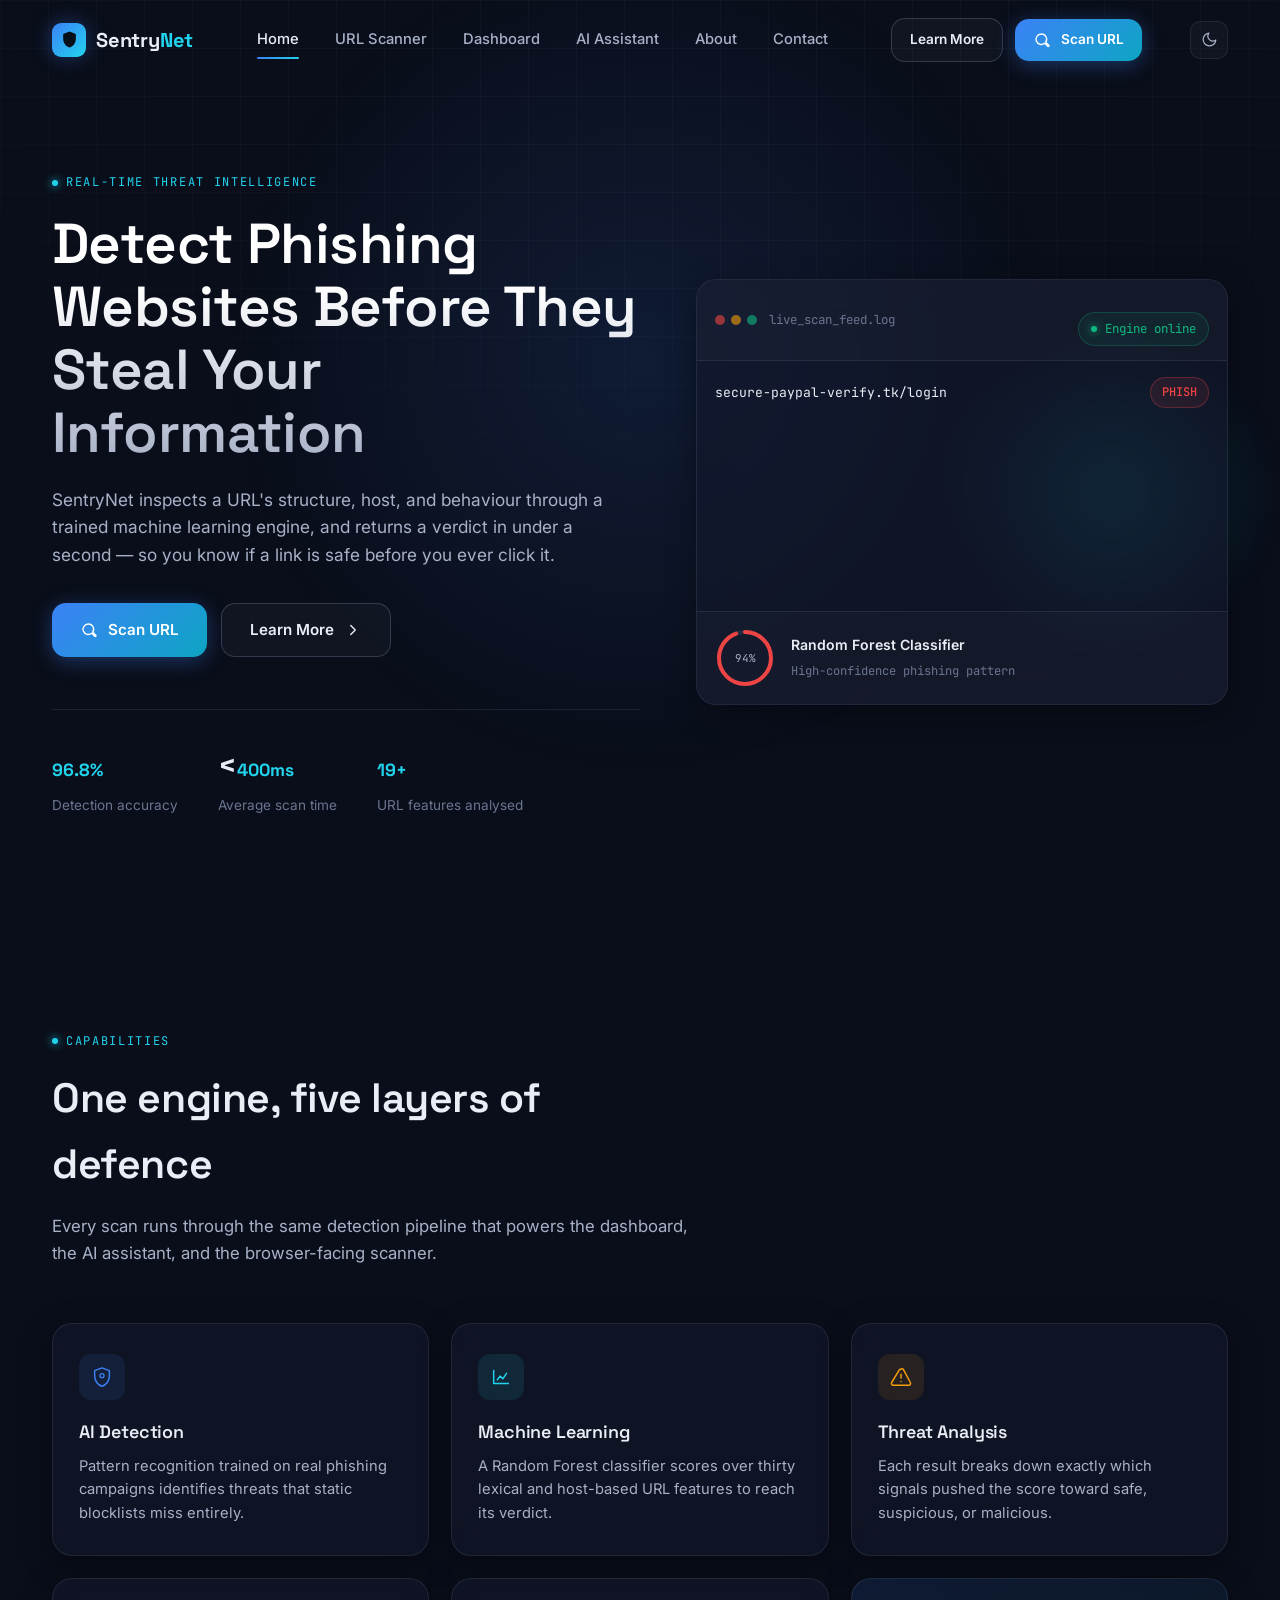
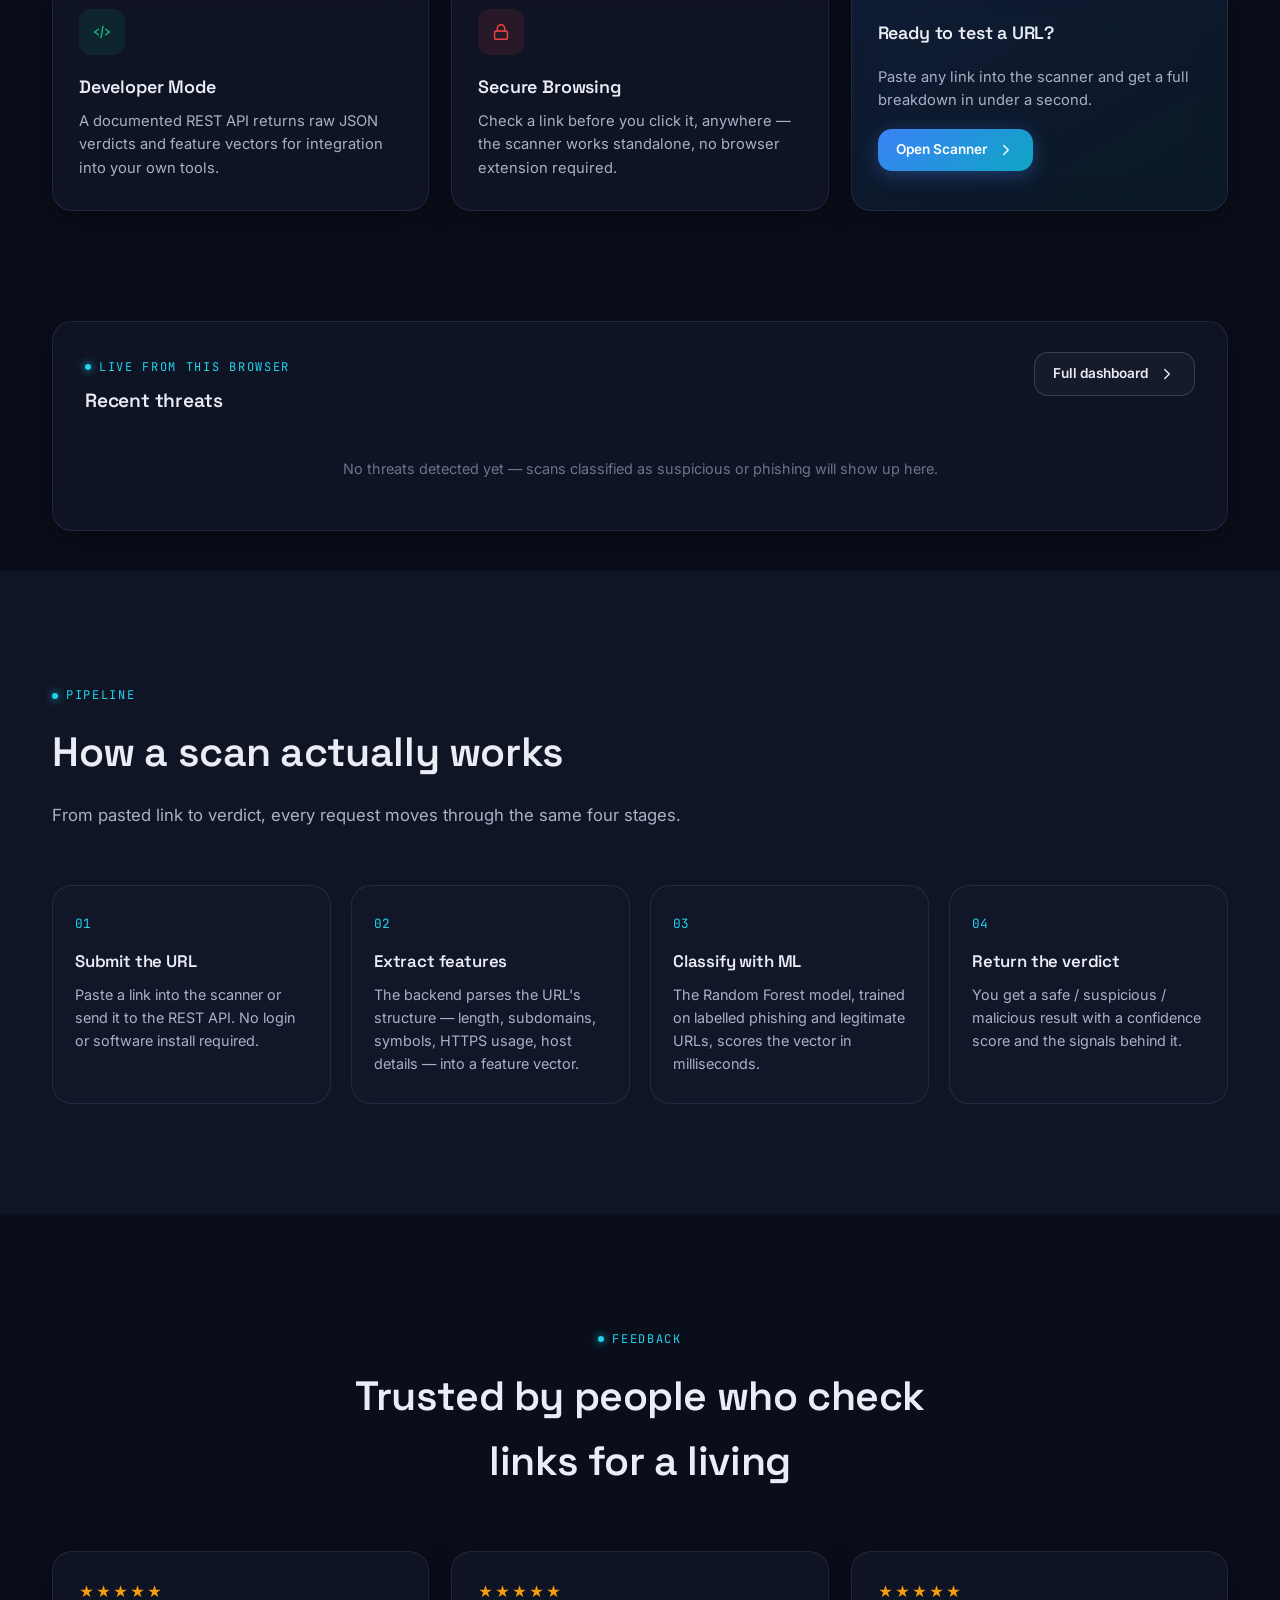
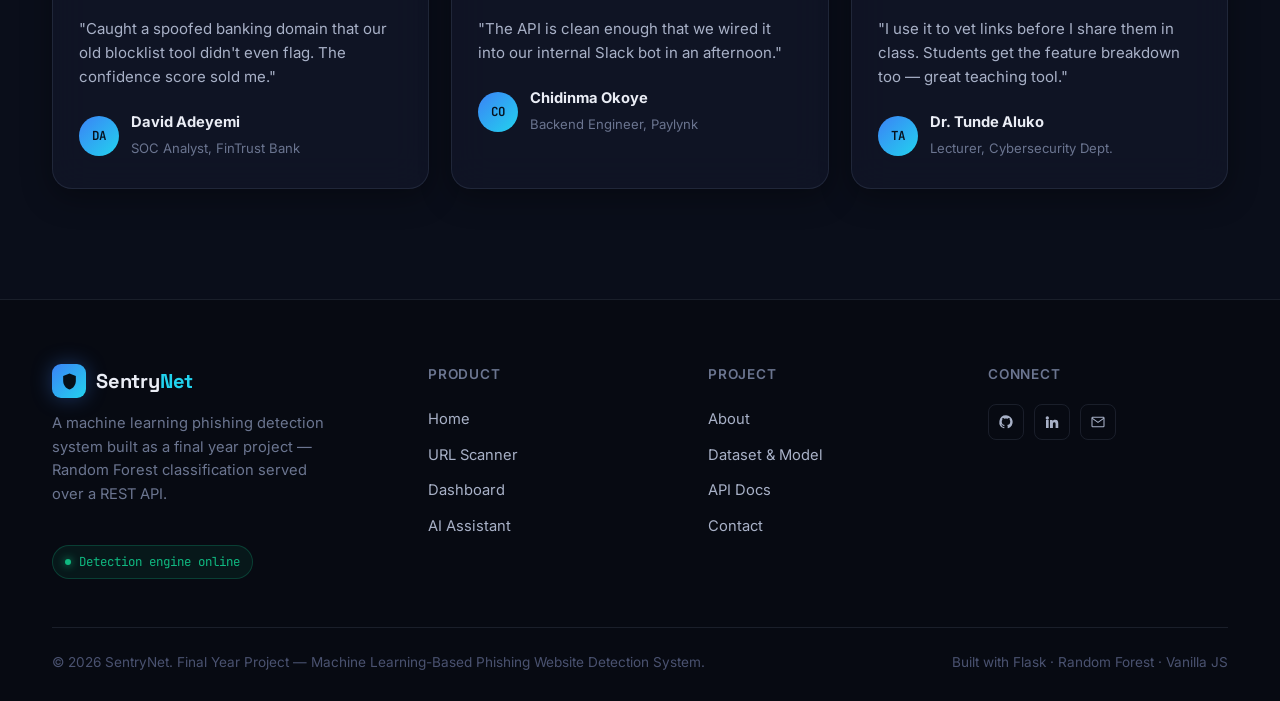
<file: phishing-detector/frontend/index.html>
<!DOCTYPE html>
<html lang="en">
<head>
<meta charset="UTF-8">
<script>
  // Applied before first paint to avoid a flash of the wrong theme.
  (function () {
    try {
      if (localStorage.getItem('sentrynet_theme') === 'light') {
        document.documentElement.setAttribute('data-theme', 'light');
      }
    } catch (e) { /* storage unavailable (private browsing, etc) */ }
  })();
</script>
<meta name="viewport" content="width=device-width, initial-scale=1.0">
<title>SentryNet — AI Phishing Website Detection</title>
<meta name="description" content="SentryNet analyses URLs in real time using a machine learning engine to detect phishing websites before they steal your information.">
<link rel="stylesheet" href="css/main.css">
<link rel="stylesheet" href="css/home.css">
</head>
<body>

<!-- ============ PAGE LOADER ============ -->
<div class="page-loader" id="pageLoader">
  <div class="loader-mark">
    <svg viewBox="0 0 24 24" fill="none"><path d="M12 2L4 5v6c0 5.2 3.4 9.9 8 11 4.6-1.1 8-5.8 8-11V5l-8-3z" fill="currentColor"/></svg>
  </div>
  <div class="loader-ring-outer"></div>
</div>

<!-- ============ NAVBAR ============ -->
<header class="navbar">
  <div class="container nav-inner">
    <a href="index.html" class="brand">
      <span class="brand-mark">
        <svg viewBox="0 0 24 24" fill="none"><path d="M12 2L4 5v6c0 5.2 3.4 9.9 8 11 4.6-1.1 8-5.8 8-11V5l-8-3z" fill="currentColor"/><path d="M9.5 12l1.8 1.8L15 10" stroke="#0A0E1A" stroke-width="1.6" stroke-linecap="round" stroke-linejoin="round"/></svg>
      </span>
      <span class="brand-name">Sentry<span>Net</span></span>
    </a>

    <nav class="nav-links">
      <a href="index.html" class="active">Home</a>
      <a href="scanner.html">URL Scanner</a>
      <a href="dashboard.html">Dashboard</a>
      <a href="assistant.html">AI Assistant</a>
      <a href="about.html">About</a>
      <a href="contact.html">Contact</a>
    </nav>

    <div class="nav-cta">
      <a href="about.html" class="btn btn-ghost btn-sm">Learn More</a>
      <a href="scanner.html" class="btn btn-primary btn-sm">
        <svg viewBox="0 0 24 24" fill="none"><path d="M11 4a7 7 0 104.6 12.3l4.05 4.05a1 1 0 001.42-1.42l-4.05-4.05A7 7 0 0011 4z" stroke="currentColor" stroke-width="1.8" stroke-linecap="round" stroke-linejoin="round"/></svg>
        Scan URL
      </a>
    </div>

        <button class="theme-toggle" id="themeToggle" aria-label="Toggle dark and light mode">
      <svg class="icon-moon" viewBox="0 0 24 24" fill="none"><path d="M21 12.79A9 9 0 1111.21 3 7 7 0 0021 12.79z" stroke="currentColor" stroke-width="1.7" stroke-linecap="round" stroke-linejoin="round"/></svg>
      <svg class="icon-sun" viewBox="0 0 24 24" fill="none"><circle cx="12" cy="12" r="4.5" stroke="currentColor" stroke-width="1.7"/><path d="M12 2v2.5M12 19.5V22M4.2 4.2l1.8 1.8M18 18l1.8 1.8M2 12h2.5M19.5 12H22M4.2 19.8L6 18M18 6l1.8-1.8" stroke="currentColor" stroke-width="1.7" stroke-linecap="round"/></svg>
    </button>
    <button class="nav-toggle" aria-label="Toggle menu"><span></span><span></span><span></span></button>
  </div>
</header>

<main>
  <!-- ============ HERO ============ -->
  <section class="hero">
    <div class="container hero-grid">
      <div class="hero-copy">
        <span class="eyebrow">Real-time threat intelligence</span>
        <h1>Detect Phishing Websites Before They Steal Your Information</h1>
        <p class="hero-sub">
          SentryNet inspects a URL's structure, host, and behaviour through a trained machine learning
          engine, and returns a verdict in under a second — so you know if a link is safe before you ever click it.
        </p>
        <div class="hero-actions">
          <a href="scanner.html" class="btn btn-primary">
            <svg viewBox="0 0 24 24" fill="none"><path d="M11 4a7 7 0 104.6 12.3l4.05 4.05a1 1 0 001.42-1.42l-4.05-4.05A7 7 0 0011 4z" stroke="currentColor" stroke-width="1.8" stroke-linecap="round" stroke-linejoin="round"/></svg>
            Scan URL
          </a>
          <a href="#how-it-works" class="btn btn-ghost">
            Learn More
            <svg viewBox="0 0 24 24" fill="none"><path d="M9 18l6-6-6-6" stroke="currentColor" stroke-width="1.8" stroke-linecap="round" stroke-linejoin="round"/></svg>
          </a>
        </div>

        <div class="hero-stats">
          <div class="hero-stat">
            <strong><span data-counter="96.8" data-decimals="1">0</span><span>%</span></strong>
            <p>Detection accuracy</p>
          </div>
          <div class="hero-stat">
            <strong>&lt;<span data-counter="400">0</span><span>ms</span></strong>
            <p>Average scan time</p>
          </div>
          <div class="hero-stat">
            <strong><span data-counter="19">0</span><span>+</span></strong>
            <p>URL features analysed</p>
          </div>
        </div>
      </div>

      <!-- Signature element: live scanning console -->
      <div class="hero-visual">
        <div class="console glass">
          <div class="console-bar">
            <div class="console-dots"><span></span><span></span><span></span></div>
            <span class="console-title">live_scan_feed.log</span>
            <span class="footer-status console-live">Engine online</span>
          </div>
          <div class="console-body" id="consoleBody"></div>
          <div class="console-footer">
            <div class="console-ring">
              <svg viewBox="0 0 60 60">
                <circle cx="30" cy="30" r="26" class="ring-bg"/>
                <circle cx="30" cy="30" r="26" class="ring-fg" id="ringFg"/>
              </svg>
              <span id="ringLabel">RF</span>
            </div>
            <div class="console-meta">
              <p>Random Forest Classifier</p>
              <span id="consoleMetaSub">Evaluating incoming URL…</span>
            </div>
          </div>
        </div>
        <div class="hero-glow"></div>
      </div>
    </div>
  </section>

  <!-- ============ FEATURES ============ -->
  <section class="features">
    <div class="container">
      <div class="section-head reveal">
        <span class="eyebrow">Capabilities</span>
        <h2>One engine, five layers of defence</h2>
        <p>Every scan runs through the same detection pipeline that powers the dashboard, the AI assistant, and the browser-facing scanner.</p>
      </div>

      <div class="feature-grid">
        <article class="feature-card glass reveal">
          <div class="feature-icon icon-blue">
            <svg viewBox="0 0 24 24" fill="none"><path d="M12 2L4 5v6c0 5.2 3.4 9.9 8 11 4.6-1.1 8-5.8 8-11V5l-8-3z" stroke="currentColor" stroke-width="1.6" stroke-linejoin="round"/><circle cx="12" cy="10.5" r="2.2" stroke="currentColor" stroke-width="1.4"/></svg>
          </div>
          <h3>AI Detection</h3>
          <p>Pattern recognition trained on real phishing campaigns identifies threats that static blocklists miss entirely.</p>
        </article>

        <article class="feature-card glass reveal">
          <div class="feature-icon icon-cyan">
            <svg viewBox="0 0 24 24" fill="none"><path d="M4 19V5m0 14h16M8 15l3-4 3 3 4-6" stroke="currentColor" stroke-width="1.6" stroke-linecap="round" stroke-linejoin="round"/></svg>
          </div>
          <h3>Machine Learning</h3>
          <p>A Random Forest classifier scores over thirty lexical and host-based URL features to reach its verdict.</p>
        </article>

        <article class="feature-card glass reveal">
          <div class="feature-icon icon-orange">
            <svg viewBox="0 0 24 24" fill="none"><path d="M12 9v4m0 4h.01M10.3 3.86L1.82 18a2 2 0 001.71 3h16.94a2 2 0 001.71-3L14.7 3.86a2 2 0 00-3.4 0z" stroke="currentColor" stroke-width="1.6" stroke-linecap="round" stroke-linejoin="round"/></svg>
          </div>
          <h3>Threat Analysis</h3>
          <p>Each result breaks down exactly which signals pushed the score toward safe, suspicious, or malicious.</p>
        </article>

        <article class="feature-card glass reveal">
          <div class="feature-icon icon-green">
            <svg viewBox="0 0 24 24" fill="none"><path d="M8 9l-4 3 4 3M16 9l4 3-4 3M13 6l-2 12" stroke="currentColor" stroke-width="1.6" stroke-linecap="round" stroke-linejoin="round"/></svg>
          </div>
          <h3>Developer Mode</h3>
          <p>A documented REST API returns raw JSON verdicts and feature vectors for integration into your own tools.</p>
        </article>

        <article class="feature-card glass reveal">
          <div class="feature-icon icon-red">
            <svg viewBox="0 0 24 24" fill="none"><rect x="5" y="11" width="14" height="9" rx="2" stroke="currentColor" stroke-width="1.6"/><path d="M8 11V8a4 4 0 018 0v3" stroke="currentColor" stroke-width="1.6" stroke-linecap="round"/></svg>
          </div>
          <h3>Secure Browsing</h3>
          <p>Check a link before you click it, anywhere — the scanner works standalone, no browser extension required.</p>
        </article>

        <article class="feature-card glass reveal feature-cta-card">
          <h3>Ready to test a URL?</h3>
          <p>Paste any link into the scanner and get a full breakdown in under a second.</p>
          <a href="scanner.html" class="btn btn-primary btn-sm">Open Scanner
            <svg viewBox="0 0 24 24" fill="none"><path d="M9 18l6-6-6-6" stroke="currentColor" stroke-width="1.8" stroke-linecap="round" stroke-linejoin="round"/></svg>
          </a>
        </article>
      </div>
    </div>
  </section>

  <!-- ============ HOW IT WORKS ============ -->
  <!-- ============ RECENT THREATS WIDGET ============ -->
  <section class="threats-widget">
    <div class="container">
      <div class="threats-card glass reveal">
        <div class="threats-head">
          <div>
            <span class="eyebrow">Live from this browser</span>
            <h3>Recent threats</h3>
          </div>
          <a href="dashboard.html" class="btn btn-ghost btn-sm">Full dashboard
            <svg viewBox="0 0 24 24" fill="none"><path d="M9 18l6-6-6-6" stroke="currentColor" stroke-width="1.8" stroke-linecap="round" stroke-linejoin="round"/></svg>
          </a>
        </div>
        <div id="threatsList" class="threats-list"></div>
        <p class="threats-empty" id="threatsEmpty" hidden>No threats detected yet — scans classified as suspicious or phishing will show up here.</p>
      </div>
    </div>
  </section>

  <section id="how-it-works" class="how">
    <div class="container">
      <div class="section-head reveal">
        <span class="eyebrow">Pipeline</span>
        <h2>How a scan actually works</h2>
        <p>From pasted link to verdict, every request moves through the same four stages.</p>
      </div>

      <div class="how-steps">
        <div class="how-step reveal">
          <span class="how-num">01</span>
          <h3>Submit the URL</h3>
          <p>Paste a link into the scanner or send it to the REST API. No login or software install required.</p>
        </div>
        <div class="how-step reveal">
          <span class="how-num">02</span>
          <h3>Extract features</h3>
          <p>The backend parses the URL's structure — length, subdomains, symbols, HTTPS usage, host details — into a feature vector.</p>
        </div>
        <div class="how-step reveal">
          <span class="how-num">03</span>
          <h3>Classify with ML</h3>
          <p>The Random Forest model, trained on labelled phishing and legitimate URLs, scores the vector in milliseconds.</p>
        </div>
        <div class="how-step reveal">
          <span class="how-num">04</span>
          <h3>Return the verdict</h3>
          <p>You get a safe / suspicious / malicious result with a confidence score and the signals behind it.</p>
        </div>
      </div>
    </div>
  </section>

  <!-- ============ TESTIMONIALS ============ -->
  <section class="testimonials">
    <div class="container">
      <div class="section-head center reveal" style="margin-left:auto;margin-right:auto;">
        <span class="eyebrow">Feedback</span>
        <h2>Trusted by people who check links for a living</h2>
      </div>

      <div class="testi-grid">
        <article class="testi-card glass reveal">
          <div class="testi-stars">★★★★★</div>
          <p>"Caught a spoofed banking domain that our old blocklist tool didn't even flag. The confidence score sold me."</p>
          <div class="testi-person">
            <div class="testi-avatar">DA</div>
            <div>
              <strong>David Adeyemi</strong>
              <span>SOC Analyst, FinTrust Bank</span>
            </div>
          </div>
        </article>

        <article class="testi-card glass reveal">
          <div class="testi-stars">★★★★★</div>
          <p>"The API is clean enough that we wired it into our internal Slack bot in an afternoon."</p>
          <div class="testi-person">
            <div class="testi-avatar">CO</div>
            <div>
              <strong>Chidinma Okoye</strong>
              <span>Backend Engineer, Paylynk</span>
            </div>
          </div>
        </article>

        <article class="testi-card glass reveal">
          <div class="testi-stars">★★★★★</div>
          <p>"I use it to vet links before I share them in class. Students get the feature breakdown too — great teaching tool."</p>
          <div class="testi-person">
            <div class="testi-avatar">TA</div>
            <div>
              <strong>Dr. Tunde Aluko</strong>
              <span>Lecturer, Cybersecurity Dept.</span>
            </div>
          </div>
        </article>
      </div>
    </div>
  </section>
</main>

<!-- ============ FOOTER ============ -->
<footer class="footer">
  <div class="container">
    <div class="footer-grid">
      <div class="footer-brand">
        <a href="index.html" class="brand">
          <span class="brand-mark">
            <svg viewBox="0 0 24 24" fill="none"><path d="M12 2L4 5v6c0 5.2 3.4 9.9 8 11 4.6-1.1 8-5.8 8-11V5l-8-3z" fill="currentColor"/></svg>
          </span>
          <span class="brand-name">Sentry<span>Net</span></span>
        </a>
        <p>A machine learning phishing detection system built as a final year project — Random Forest classification served over a REST API.</p>
        <span class="footer-status">Detection engine online</span>
      </div>

      <div class="footer-col">
        <h4>Product</h4>
        <a href="index.html">Home</a>
        <a href="scanner.html">URL Scanner</a>
        <a href="dashboard.html">Dashboard</a>
        <a href="assistant.html">AI Assistant</a>
      </div>

      <div class="footer-col">
        <h4>Project</h4>
        <a href="about.html">About</a>
        <a href="about.html#dataset">Dataset &amp; Model</a>
        <a href="about.html#api">API Docs</a>
        <a href="contact.html">Contact</a>
      </div>

      <div class="footer-col">
        <h4>Connect</h4>
        <div class="footer-social">
          <a href="#" aria-label="GitHub"><svg viewBox="0 0 24 24" fill="none"><path d="M12 2a10 10 0 00-3.16 19.49c.5.09.68-.22.68-.48v-1.7c-2.78.6-3.37-1.34-3.37-1.34-.46-1.16-1.11-1.47-1.11-1.47-.9-.62.07-.6.07-.6 1 .07 1.53 1.03 1.53 1.03.9 1.52 2.34 1.08 2.91.83.09-.65.35-1.08.63-1.33-2.22-.25-4.56-1.11-4.56-4.94 0-1.09.39-1.98 1.03-2.68-.1-.25-.45-1.27.1-2.65 0 0 .84-.27 2.75 1.02a9.4 9.4 0 015 0c1.9-1.3 2.75-1.02 2.75-1.02.55 1.38.2 2.4.1 2.65.64.7 1.03 1.6 1.03 2.68 0 3.84-2.35 4.68-4.58 4.93.36.31.68.92.68 1.85v2.75c0 .27.18.58.69.48A10 10 0 0012 2z" fill="currentColor"/></svg></a>
          <a href="#" aria-label="LinkedIn"><svg viewBox="0 0 24 24" fill="none"><path d="M4.98 3.5a2.5 2.5 0 11-.02 5 2.5 2.5 0 01.02-5zM3 9h4v12H3zM9 9h3.8v1.7h.05c.53-.98 1.83-2 3.77-2 4.03 0 4.78 2.5 4.78 5.75V21h-4v-5.6c0-1.34-.02-3.06-1.86-3.06-1.87 0-2.16 1.45-2.16 2.96V21H9z" fill="currentColor"/></svg></a>
          <a href="#" aria-label="Email"><svg viewBox="0 0 24 24" fill="none"><path d="M4 5h16a1 1 0 011 1v12a1 1 0 01-1 1H4a1 1 0 01-1-1V6a1 1 0 011-1z" stroke="currentColor" stroke-width="1.6"/><path d="M3.5 6.5l8.5 6 8.5-6" stroke="currentColor" stroke-width="1.6" stroke-linecap="round" stroke-linejoin="round"/></svg></a>
        </div>
      </div>
    </div>

    <div class="footer-bottom">
      <span>© 2026 SentryNet. Final Year Project — Machine Learning-Based Phishing Website Detection System.</span>
      <span>Built with Flask · Random Forest · Vanilla JS</span>
    </div>
  </div>
</footer>

<script src="js/main.js"></script>
<script src="js/home.js"></script>
</body>
</html>
</file>
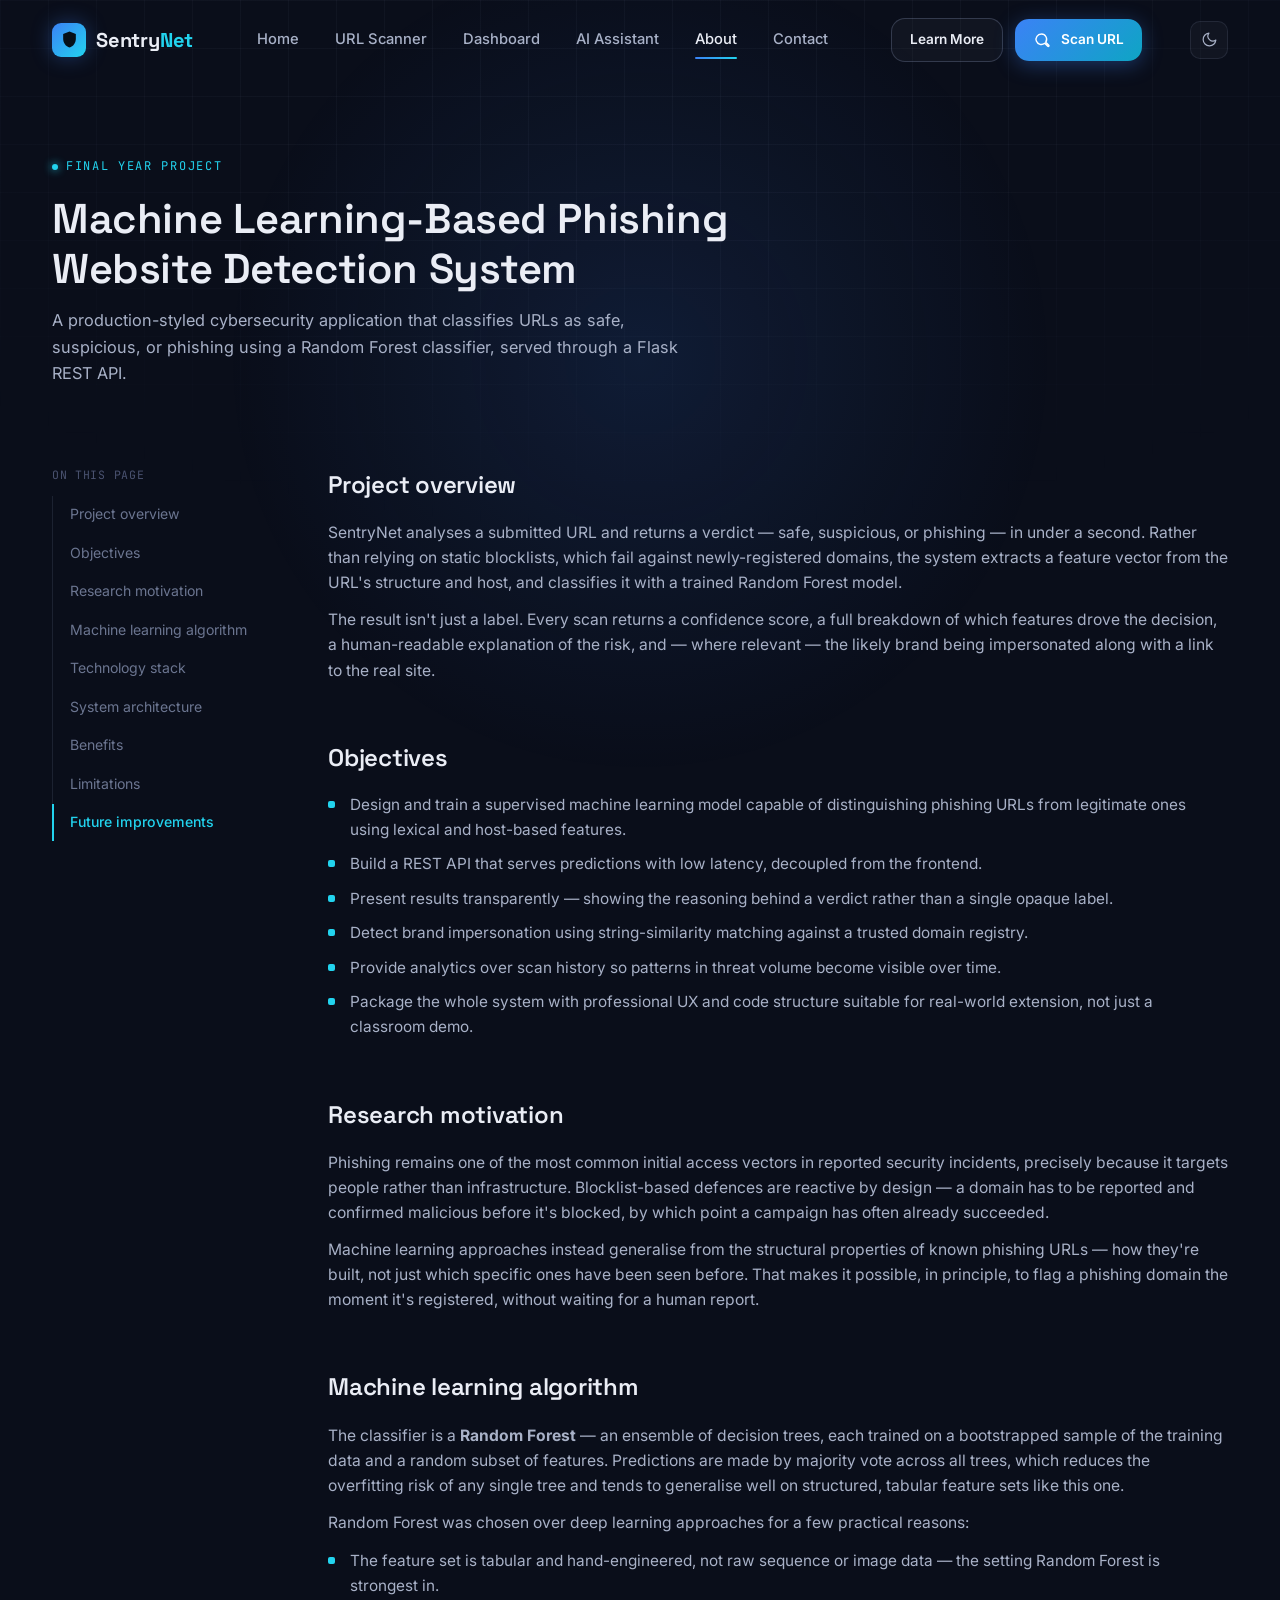
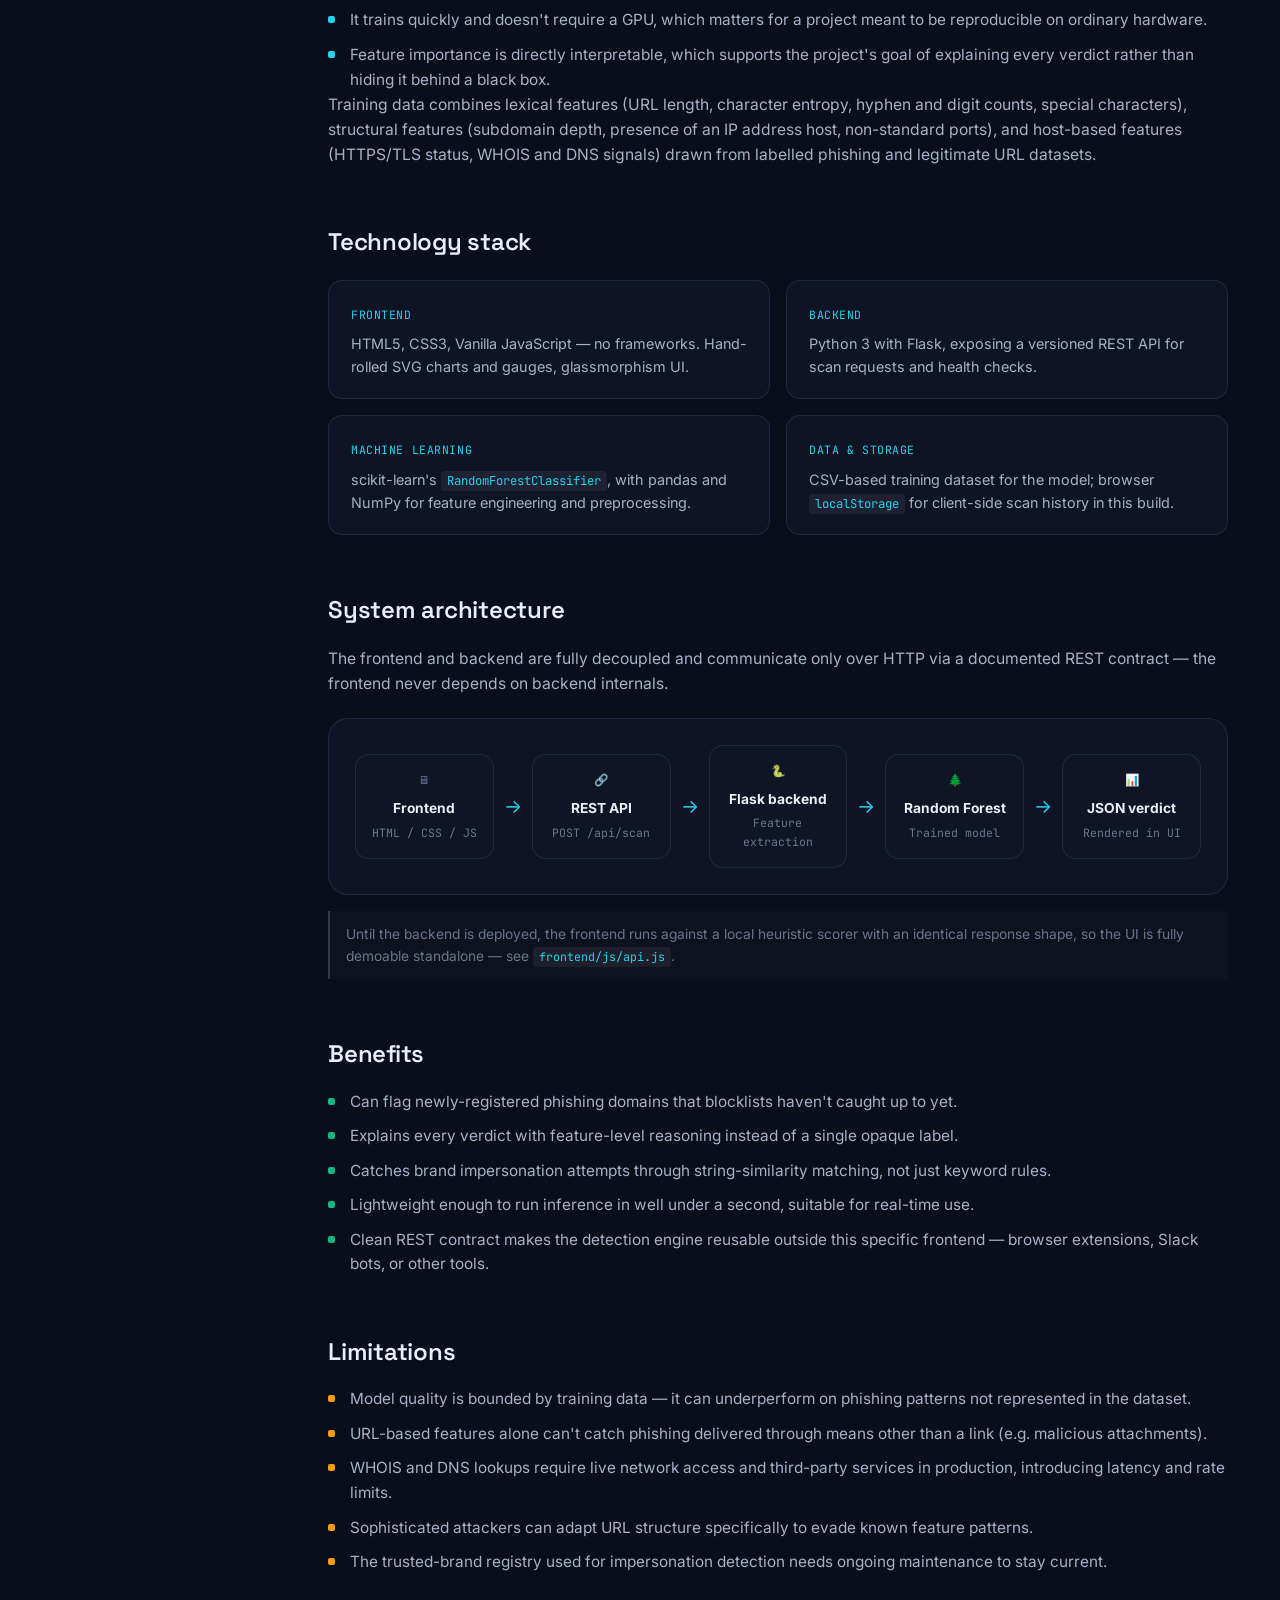
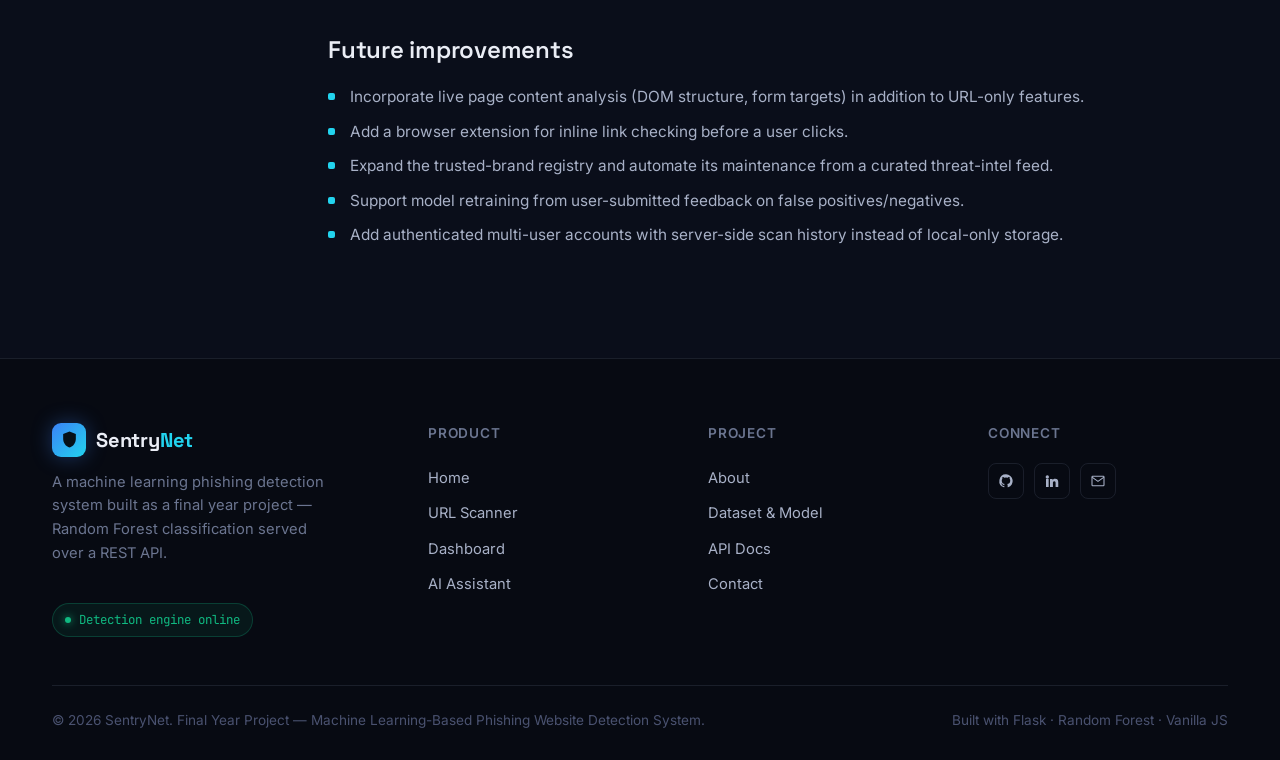
<file: phishing-detector/frontend/about.html>
<!DOCTYPE html>
<html lang="en">
<head>
<meta charset="UTF-8">
<script>
  // Applied before first paint to avoid a flash of the wrong theme.
  (function () {
    try {
      if (localStorage.getItem('sentrynet_theme') === 'light') {
        document.documentElement.setAttribute('data-theme', 'light');
      }
    } catch (e) { /* storage unavailable (private browsing, etc) */ }
  })();
</script>
<meta name="viewport" content="width=device-width, initial-scale=1.0">
<title>About — SentryNet</title>
<meta name="description" content="Project overview, objectives, machine learning approach, architecture, and roadmap for SentryNet, a Random Forest-based phishing detection system.">
<link rel="stylesheet" href="css/main.css">
<link rel="stylesheet" href="css/about.css">
</head>
<body>

<!-- ============ PAGE LOADER ============ -->
<div class="page-loader" id="pageLoader">
  <div class="loader-mark">
    <svg viewBox="0 0 24 24" fill="none"><path d="M12 2L4 5v6c0 5.2 3.4 9.9 8 11 4.6-1.1 8-5.8 8-11V5l-8-3z" fill="currentColor"/></svg>
  </div>
  <div class="loader-ring-outer"></div>
</div>

<!-- ============ NAVBAR ============ -->
<header class="navbar">
  <div class="container nav-inner">
    <a href="index.html" class="brand">
      <span class="brand-mark">
        <svg viewBox="0 0 24 24" fill="none"><path d="M12 2L4 5v6c0 5.2 3.4 9.9 8 11 4.6-1.1 8-5.8 8-11V5l-8-3z" fill="currentColor"/><path d="M9.5 12l1.8 1.8L15 10" stroke="#0A0E1A" stroke-width="1.6" stroke-linecap="round" stroke-linejoin="round"/></svg>
      </span>
      <span class="brand-name">Sentry<span>Net</span></span>
    </a>

    <nav class="nav-links">
      <a href="index.html">Home</a>
      <a href="scanner.html">URL Scanner</a>
      <a href="dashboard.html">Dashboard</a>
      <a href="assistant.html">AI Assistant</a>
      <a href="about.html" class="active">About</a>
      <a href="contact.html">Contact</a>
    </nav>

    <div class="nav-cta">
      <a href="about.html" class="btn btn-ghost btn-sm">Learn More</a>
      <a href="scanner.html" class="btn btn-primary btn-sm">
        <svg viewBox="0 0 24 24" fill="none"><path d="M11 4a7 7 0 104.6 12.3l4.05 4.05a1 1 0 001.42-1.42l-4.05-4.05A7 7 0 0011 4z" stroke="currentColor" stroke-width="1.8" stroke-linecap="round" stroke-linejoin="round"/></svg>
        Scan URL
      </a>
    </div>

        <button class="theme-toggle" id="themeToggle" aria-label="Toggle dark and light mode">
      <svg class="icon-moon" viewBox="0 0 24 24" fill="none"><path d="M21 12.79A9 9 0 1111.21 3 7 7 0 0021 12.79z" stroke="currentColor" stroke-width="1.7" stroke-linecap="round" stroke-linejoin="round"/></svg>
      <svg class="icon-sun" viewBox="0 0 24 24" fill="none"><circle cx="12" cy="12" r="4.5" stroke="currentColor" stroke-width="1.7"/><path d="M12 2v2.5M12 19.5V22M4.2 4.2l1.8 1.8M18 18l1.8 1.8M2 12h2.5M19.5 12H22M4.2 19.8L6 18M18 6l1.8-1.8" stroke="currentColor" stroke-width="1.7" stroke-linecap="round"/></svg>
    </button>
    <button class="nav-toggle" aria-label="Toggle menu"><span></span><span></span><span></span></button>
  </div>
</header>

<main>
  <section class="about-hero">
    <div class="container">
      <div class="about-head reveal">
        <span class="eyebrow">Final Year Project</span>
        <h1>Machine Learning-Based Phishing Website Detection System</h1>
        <p>A production-styled cybersecurity application that classifies URLs as safe, suspicious, or phishing using a Random Forest classifier, served through a Flask REST API.</p>
      </div>
    </div>
  </section>

  <section class="about-body">
    <div class="container about-grid">

      <!-- ============ TOC ============ -->
      <aside class="about-toc reveal">
        <span class="toc-label">On this page</span>
        <nav id="tocNav">
          <a href="#overview" class="active">Project overview</a>
          <a href="#objectives">Objectives</a>
          <a href="#motivation">Research motivation</a>
          <a href="#dataset">Machine learning algorithm</a>
          <a href="#stack">Technology stack</a>
          <a href="#api">System architecture</a>
          <a href="#benefits">Benefits</a>
          <a href="#limitations">Limitations</a>
          <a href="#future">Future improvements</a>
        </nav>
      </aside>

      <!-- ============ CONTENT ============ -->
      <div class="about-content">

        <article id="overview" class="about-section reveal">
          <h2>Project overview</h2>
          <p>SentryNet analyses a submitted URL and returns a verdict — safe, suspicious, or phishing — in under a second. Rather than relying on static blocklists, which fail against newly-registered domains, the system extracts a feature vector from the URL's structure and host, and classifies it with a trained Random Forest model.</p>
          <p>The result isn't just a label. Every scan returns a confidence score, a full breakdown of which features drove the decision, a human-readable explanation of the risk, and — where relevant — the likely brand being impersonated along with a link to the real site.</p>
        </article>

        <article id="objectives" class="about-section reveal">
          <h2>Objectives</h2>
          <ul class="about-list">
            <li>Design and train a supervised machine learning model capable of distinguishing phishing URLs from legitimate ones using lexical and host-based features.</li>
            <li>Build a REST API that serves predictions with low latency, decoupled from the frontend.</li>
            <li>Present results transparently — showing the reasoning behind a verdict rather than a single opaque label.</li>
            <li>Detect brand impersonation using string-similarity matching against a trusted domain registry.</li>
            <li>Provide analytics over scan history so patterns in threat volume become visible over time.</li>
            <li>Package the whole system with professional UX and code structure suitable for real-world extension, not just a classroom demo.</li>
          </ul>
        </article>

        <article id="motivation" class="about-section reveal">
          <h2>Research motivation</h2>
          <p>Phishing remains one of the most common initial access vectors in reported security incidents, precisely because it targets people rather than infrastructure. Blocklist-based defences are reactive by design — a domain has to be reported and confirmed malicious before it's blocked, by which point a campaign has often already succeeded.</p>
          <p>Machine learning approaches instead generalise from the structural properties of known phishing URLs — how they're built, not just which specific ones have been seen before. That makes it possible, in principle, to flag a phishing domain the moment it's registered, without waiting for a human report.</p>
        </article>

        <article id="dataset" class="about-section reveal">
          <h2>Machine learning algorithm</h2>
          <p>The classifier is a <strong>Random Forest</strong> — an ensemble of decision trees, each trained on a bootstrapped sample of the training data and a random subset of features. Predictions are made by majority vote across all trees, which reduces the overfitting risk of any single tree and tends to generalise well on structured, tabular feature sets like this one.</p>
          <p>Random Forest was chosen over deep learning approaches for a few practical reasons:</p>
          <ul class="about-list">
            <li>The feature set is tabular and hand-engineered, not raw sequence or image data — the setting Random Forest is strongest in.</li>
            <li>It trains quickly and doesn't require a GPU, which matters for a project meant to be reproducible on ordinary hardware.</li>
            <li>Feature importance is directly interpretable, which supports the project's goal of explaining every verdict rather than hiding it behind a black box.</li>
          </ul>
          <p>Training data combines lexical features (URL length, character entropy, hyphen and digit counts, special characters), structural features (subdomain depth, presence of an IP address host, non-standard ports), and host-based features (HTTPS/TLS status, WHOIS and DNS signals) drawn from labelled phishing and legitimate URL datasets.</p>
        </article>

        <article id="stack" class="about-section reveal">
          <h2>Technology stack</h2>
          <div class="stack-grid">
            <div class="stack-card">
              <span class="stack-tag">Frontend</span>
              <p>HTML5, CSS3, Vanilla JavaScript — no frameworks. Hand-rolled SVG charts and gauges, glassmorphism UI.</p>
            </div>
            <div class="stack-card">
              <span class="stack-tag">Backend</span>
              <p>Python 3 with Flask, exposing a versioned REST API for scan requests and health checks.</p>
            </div>
            <div class="stack-card">
              <span class="stack-tag">Machine learning</span>
              <p>scikit-learn's <code>RandomForestClassifier</code>, with pandas and NumPy for feature engineering and preprocessing.</p>
            </div>
            <div class="stack-card">
              <span class="stack-tag">Data &amp; storage</span>
              <p>CSV-based training dataset for the model; browser <code>localStorage</code> for client-side scan history in this build.</p>
            </div>
          </div>
        </article>

        <article id="api" class="about-section reveal">
          <h2>System architecture</h2>
          <p>The frontend and backend are fully decoupled and communicate only over HTTP via a documented REST contract — the frontend never depends on backend internals.</p>

          <div class="arch-diagram">
            <div class="arch-node">
              <span class="arch-icon">🖥</span>
              <strong>Frontend</strong>
              <span>HTML / CSS / JS</span>
            </div>
            <span class="arch-arrow">→</span>
            <div class="arch-node">
              <span class="arch-icon">🔗</span>
              <strong>REST API</strong>
              <span>POST /api/scan</span>
            </div>
            <span class="arch-arrow">→</span>
            <div class="arch-node">
              <span class="arch-icon">🐍</span>
              <strong>Flask backend</strong>
              <span>Feature extraction</span>
            </div>
            <span class="arch-arrow">→</span>
            <div class="arch-node">
              <span class="arch-icon">🌲</span>
              <strong>Random Forest</strong>
              <span>Trained model</span>
            </div>
            <span class="arch-arrow">→</span>
            <div class="arch-node">
              <span class="arch-icon">📊</span>
              <strong>JSON verdict</strong>
              <span>Rendered in UI</span>
            </div>
          </div>

          <p class="about-note">Until the backend is deployed, the frontend runs against a local heuristic scorer with an identical response shape, so the UI is fully demoable standalone — see <code>frontend/js/api.js</code>.</p>
        </article>

        <article id="benefits" class="about-section reveal">
          <h2>Benefits</h2>
          <ul class="about-list list-positive">
            <li>Can flag newly-registered phishing domains that blocklists haven't caught up to yet.</li>
            <li>Explains every verdict with feature-level reasoning instead of a single opaque label.</li>
            <li>Catches brand impersonation attempts through string-similarity matching, not just keyword rules.</li>
            <li>Lightweight enough to run inference in well under a second, suitable for real-time use.</li>
            <li>Clean REST contract makes the detection engine reusable outside this specific frontend — browser extensions, Slack bots, or other tools.</li>
          </ul>
        </article>

        <article id="limitations" class="about-section reveal">
          <h2>Limitations</h2>
          <ul class="about-list list-negative">
            <li>Model quality is bounded by training data — it can underperform on phishing patterns not represented in the dataset.</li>
            <li>URL-based features alone can't catch phishing delivered through means other than a link (e.g. malicious attachments).</li>
            <li>WHOIS and DNS lookups require live network access and third-party services in production, introducing latency and rate limits.</li>
            <li>Sophisticated attackers can adapt URL structure specifically to evade known feature patterns.</li>
            <li>The trusted-brand registry used for impersonation detection needs ongoing maintenance to stay current.</li>
          </ul>
        </article>

        <article id="future" class="about-section reveal">
          <h2>Future improvements</h2>
          <ul class="about-list">
            <li>Incorporate live page content analysis (DOM structure, form targets) in addition to URL-only features.</li>
            <li>Add a browser extension for inline link checking before a user clicks.</li>
            <li>Expand the trusted-brand registry and automate its maintenance from a curated threat-intel feed.</li>
            <li>Support model retraining from user-submitted feedback on false positives/negatives.</li>
            <li>Add authenticated multi-user accounts with server-side scan history instead of local-only storage.</li>
          </ul>
        </article>

      </div>
    </div>
  </section>
</main>

<!-- ============ FOOTER ============ -->
<footer class="footer">
  <div class="container">
    <div class="footer-grid">
      <div class="footer-brand">
        <a href="index.html" class="brand">
          <span class="brand-mark">
            <svg viewBox="0 0 24 24" fill="none"><path d="M12 2L4 5v6c0 5.2 3.4 9.9 8 11 4.6-1.1 8-5.8 8-11V5l-8-3z" fill="currentColor"/></svg>
          </span>
          <span class="brand-name">Sentry<span>Net</span></span>
        </a>
        <p>A machine learning phishing detection system built as a final year project — Random Forest classification served over a REST API.</p>
        <span class="footer-status">Detection engine online</span>
      </div>

      <div class="footer-col">
        <h4>Product</h4>
        <a href="index.html">Home</a>
        <a href="scanner.html">URL Scanner</a>
        <a href="dashboard.html">Dashboard</a>
        <a href="assistant.html">AI Assistant</a>
      </div>

      <div class="footer-col">
        <h4>Project</h4>
        <a href="about.html">About</a>
        <a href="about.html#dataset">Dataset &amp; Model</a>
        <a href="about.html#api">API Docs</a>
        <a href="contact.html">Contact</a>
      </div>

      <div class="footer-col">
        <h4>Connect</h4>
        <div class="footer-social">
          <a href="#" aria-label="GitHub"><svg viewBox="0 0 24 24" fill="none"><path d="M12 2a10 10 0 00-3.16 19.49c.5.09.68-.22.68-.48v-1.7c-2.78.6-3.37-1.34-3.37-1.34-.46-1.16-1.11-1.47-1.11-1.47-.9-.62.07-.6.07-.6 1 .07 1.53 1.03 1.53 1.03.9 1.52 2.34 1.08 2.91.83.09-.65.35-1.08.63-1.33-2.22-.25-4.56-1.11-4.56-4.94 0-1.09.39-1.98 1.03-2.68-.1-.25-.45-1.27.1-2.65 0 0 .84-.27 2.75 1.02a9.4 9.4 0 015 0c1.9-1.3 2.75-1.02 2.75-1.02.55 1.38.2 2.4.1 2.65.64.7 1.03 1.6 1.03 2.68 0 3.84-2.35 4.68-4.58 4.93.36.31.68.92.68 1.85v2.75c0 .27.18.58.69.48A10 10 0 0012 2z" fill="currentColor"/></svg></a>
          <a href="#" aria-label="LinkedIn"><svg viewBox="0 0 24 24" fill="none"><path d="M4.98 3.5a2.5 2.5 0 11-.02 5 2.5 2.5 0 01.02-5zM3 9h4v12H3zM9 9h3.8v1.7h.05c.53-.98 1.83-2 3.77-2 4.03 0 4.78 2.5 4.78 5.75V21h-4v-5.6c0-1.34-.02-3.06-1.86-3.06-1.87 0-2.16 1.45-2.16 2.96V21H9z" fill="currentColor"/></svg></a>
          <a href="#" aria-label="Email"><svg viewBox="0 0 24 24" fill="none"><path d="M4 5h16a1 1 0 011 1v12a1 1 0 01-1 1H4a1 1 0 01-1-1V6a1 1 0 011-1z" stroke="currentColor" stroke-width="1.6"/><path d="M3.5 6.5l8.5 6 8.5-6" stroke="currentColor" stroke-width="1.6" stroke-linecap="round" stroke-linejoin="round"/></svg></a>
        </div>
      </div>
    </div>

    <div class="footer-bottom">
      <span>© 2026 SentryNet. Final Year Project — Machine Learning-Based Phishing Website Detection System.</span>
      <span>Built with Flask · Random Forest · Vanilla JS</span>
    </div>
  </div>
</footer>

<script src="js/main.js"></script>
<script src="js/about.js"></script>
</body>
</html>
</file>
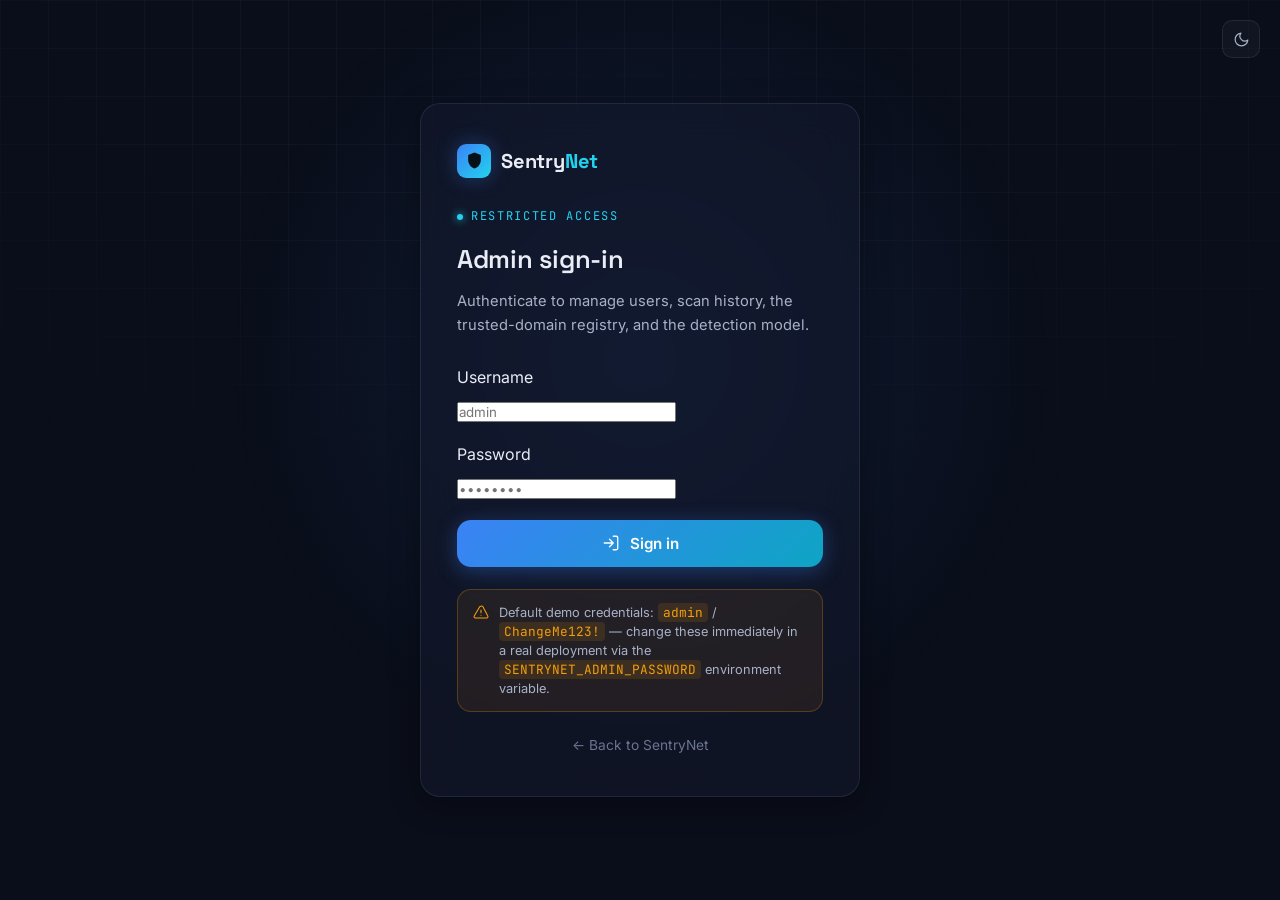
<file: phishing-detector/frontend/admin-login.html>
<!DOCTYPE html>
<html lang="en">
<head>
<meta charset="UTF-8">
<script>
  (function () {
    try {
      if (localStorage.getItem('sentrynet_theme') === 'light') {
        document.documentElement.setAttribute('data-theme', 'light');
      }
    } catch (e) { /* storage unavailable */ }
  })();
</script>
<meta name="viewport" content="width=device-width, initial-scale=1.0">
<title>Admin Login — SentryNet</title>
<meta name="description" content="Administrator sign-in for the SentryNet Admin Panel.">
<link rel="stylesheet" href="css/main.css">
<link rel="stylesheet" href="css/admin.css">
</head>
<body>

<div class="page-loader" id="pageLoader">
  <div class="loader-mark">
    <svg viewBox="0 0 24 24" fill="none"><path d="M12 2L4 5v6c0 5.2 3.4 9.9 8 11 4.6-1.1 8-5.8 8-11V5l-8-3z" fill="currentColor"/></svg>
  </div>
  <div class="loader-ring-outer"></div>
</div>

<div class="admin-login-shell">
  <button class="theme-toggle admin-login-theme-toggle" id="themeToggle" aria-label="Toggle dark and light mode">
    <svg class="icon-moon" viewBox="0 0 24 24" fill="none"><path d="M21 12.79A9 9 0 1111.21 3 7 7 0 0021 12.79z" stroke="currentColor" stroke-width="1.7" stroke-linecap="round" stroke-linejoin="round"/></svg>
    <svg class="icon-sun" viewBox="0 0 24 24" fill="none"><circle cx="12" cy="12" r="4.5" stroke="currentColor" stroke-width="1.7"/><path d="M12 2v2.5M12 19.5V22M4.2 4.2l1.8 1.8M18 18l1.8 1.8M2 12h2.5M19.5 12H22M4.2 19.8L6 18M18 6l1.8-1.8" stroke="currentColor" stroke-width="1.7" stroke-linecap="round"/></svg>
  </button>

  <div class="admin-login-card glass">
    <a href="index.html" class="brand admin-login-brand">
      <span class="brand-mark">
        <svg viewBox="0 0 24 24" fill="none"><path d="M12 2L4 5v6c0 5.2 3.4 9.9 8 11 4.6-1.1 8-5.8 8-11V5l-8-3z" fill="currentColor"/><path d="M9.5 12l1.8 1.8L15 10" stroke="#0A0E1A" stroke-width="1.6" stroke-linecap="round" stroke-linejoin="round"/></svg>
      </span>
      <span class="brand-name">Sentry<span>Net</span></span>
    </a>

    <span class="eyebrow">Restricted access</span>
    <h1>Admin sign-in</h1>
    <p class="admin-login-sub">Authenticate to manage users, scan history, the trusted-domain registry, and the detection model.</p>

    <form id="loginForm" novalidate>
      <div class="form-field">
        <label for="loginUsername">Username</label>
        <input type="text" id="loginUsername" autocomplete="username" placeholder="admin" required>
      </div>
      <div class="form-field">
        <label for="loginPassword">Password</label>
        <input type="password" id="loginPassword" autocomplete="current-password" placeholder="••••••••" required>
      </div>

      <p class="field-error" id="loginError" hidden></p>

      <button type="submit" class="btn btn-primary btn-block" id="loginBtn">
        <svg viewBox="0 0 24 24" fill="none"><path d="M15 3h4a2 2 0 012 2v14a2 2 0 01-2 2h-4M10 17l5-5-5-5M15 12H3" stroke="currentColor" stroke-width="1.7" stroke-linecap="round" stroke-linejoin="round"/></svg>
        Sign in
      </button>
    </form>

    <div class="admin-login-hint">
      <svg viewBox="0 0 24 24" fill="none"><path d="M12 9v4m0 4h.01M10.3 3.86L1.82 18a2 2 0 001.71 3h16.94a2 2 0 001.71-3L14.7 3.86a2 2 0 00-3.4 0z" stroke="currentColor" stroke-width="1.6" stroke-linecap="round" stroke-linejoin="round"/></svg>
      <span>Default demo credentials: <code>admin</code> / <code>ChangeMe123!</code> — change these immediately in a real deployment via the <code>SENTRYNET_ADMIN_PASSWORD</code> environment variable.</span>
    </div>

    <p class="admin-login-back"><a href="index.html">← Back to SentryNet</a></p>
  </div>
</div>

<script src="js/main.js"></script>
<script src="js/admin-auth.js"></script>
<script src="js/admin-login.js"></script>
</body>
</html>
</file>
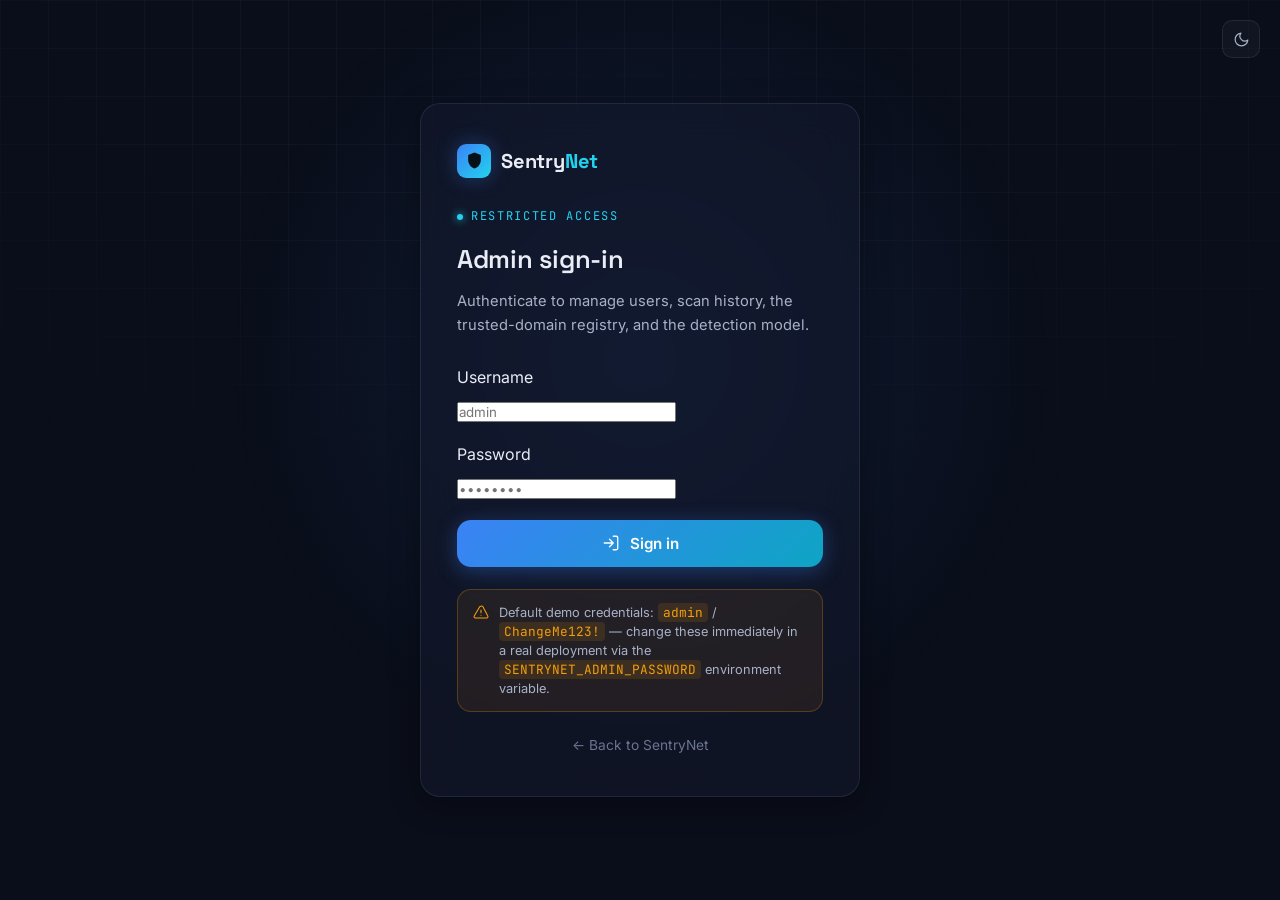
<file: phishing-detector/frontend/admin.html>
<!DOCTYPE html>
<html lang="en">
<head>
<meta charset="UTF-8">
<script>
  (function () {
    try {
      if (localStorage.getItem('sentrynet_theme') === 'light') {
        document.documentElement.setAttribute('data-theme', 'light');
      }
    } catch (e) { /* storage unavailable */ }
  })();
</script>
<meta name="viewport" content="width=device-width, initial-scale=1.0">
<title>Admin Panel — SentryNet</title>
<link rel="stylesheet" href="css/main.css">
<link rel="stylesheet" href="css/admin.css">
</head>
<body>

<div class="page-loader" id="pageLoader">
  <div class="loader-mark">
    <svg viewBox="0 0 24 24" fill="none"><path d="M12 2L4 5v6c0 5.2 3.4 9.9 8 11 4.6-1.1 8-5.8 8-11V5l-8-3z" fill="currentColor"/></svg>
  </div>
  <div class="loader-ring-outer"></div>
</div>

<div class="admin-shell">

  <!-- ============ SIDEBAR ============ -->
  <aside class="admin-sidebar" id="adminSidebar">
    <a href="index.html" class="brand">
      <span class="brand-mark">
        <svg viewBox="0 0 24 24" fill="none"><path d="M12 2L4 5v6c0 5.2 3.4 9.9 8 11 4.6-1.1 8-5.8 8-11V5l-8-3z" fill="currentColor"/><path d="M9.5 12l1.8 1.8L15 10" stroke="#0A0E1A" stroke-width="1.6" stroke-linecap="round" stroke-linejoin="round"/></svg>
      </span>
      <span class="brand-name">Sentry<span>Net</span></span>
    </a>

    <nav class="admin-nav" id="adminNav">
      <button class="admin-nav-btn active" data-panel="overview">
        <svg viewBox="0 0 24 24" fill="none"><rect x="3" y="3" width="8" height="8" rx="1.5" stroke="currentColor" stroke-width="1.7"/><rect x="13" y="3" width="8" height="5" rx="1.5" stroke="currentColor" stroke-width="1.7"/><rect x="13" y="12" width="8" height="9" rx="1.5" stroke="currentColor" stroke-width="1.7"/><rect x="3" y="14" width="8" height="7" rx="1.5" stroke="currentColor" stroke-width="1.7"/></svg>
        Overview
      </button>
      <button class="admin-nav-btn" data-panel="users">
        <svg viewBox="0 0 24 24" fill="none"><circle cx="9" cy="8" r="3.2" stroke="currentColor" stroke-width="1.7"/><path d="M3 20c0-3.3 2.7-6 6-6s6 2.7 6 6M16 8.5a3 3 0 110-5.9M21 20c0-2.8-2-5.1-4.7-5.8" stroke="currentColor" stroke-width="1.7" stroke-linecap="round"/></svg>
        Manage Users
      </button>
      <button class="admin-nav-btn" data-panel="history">
        <svg viewBox="0 0 24 24" fill="none"><path d="M3 12a9 9 0 109-9M3 12h5m-5 0V7" stroke="currentColor" stroke-width="1.7" stroke-linecap="round" stroke-linejoin="round"/><path d="M12 7v5l3 2" stroke="currentColor" stroke-width="1.7" stroke-linecap="round" stroke-linejoin="round"/></svg>
        Scan History
      </button>
      <button class="admin-nav-btn" data-panel="domains">
        <svg viewBox="0 0 24 24" fill="none"><circle cx="12" cy="12" r="9" stroke="currentColor" stroke-width="1.7"/><path d="M3 12h18M12 3a14 14 0 010 18a14 14 0 010-18z" stroke="currentColor" stroke-width="1.7"/></svg>
        Trusted Domains
      </button>
      <button class="admin-nav-btn" data-panel="model">
        <svg viewBox="0 0 24 24" fill="none"><path d="M4 19V5m0 14h16M8 15l3-4 3 3 4-6" stroke="currentColor" stroke-width="1.7" stroke-linecap="round" stroke-linejoin="round"/></svg>
        Dataset &amp; Model
      </button>
      <button class="admin-nav-btn" data-panel="logs">
        <svg viewBox="0 0 24 24" fill="none"><path d="M4 6h16M4 12h16M4 18h10" stroke="currentColor" stroke-width="1.7" stroke-linecap="round"/></svg>
        System Logs
      </button>
      <button class="admin-nav-btn" data-panel="reports">
        <svg viewBox="0 0 24 24" fill="none"><path d="M12 3v12m0 0l-4-4m4 4l4-4M5 17v2a2 2 0 002 2h10a2 2 0 002-2v-2" stroke="currentColor" stroke-width="1.7" stroke-linecap="round" stroke-linejoin="round"/></svg>
        Reports
      </button>
    </nav>

    <div class="admin-sidebar-footer">
      <div class="admin-user-row">
        <span class="admin-user-avatar" id="adminAvatar">A</span>
        <div><strong id="adminUsername">admin</strong><span>Administrator</span></div>
      </div>
      <button class="btn btn-ghost btn-sm btn-block" id="logoutBtn">
        <svg viewBox="0 0 24 24" fill="none"><path d="M9 21H5a2 2 0 01-2-2V5a2 2 0 012-2h4M16 17l5-5-5-5M21 12H9" stroke="currentColor" stroke-width="1.7" stroke-linecap="round" stroke-linejoin="round"/></svg>
        Log out
      </button>
    </div>
  </aside>

  <!-- ============ MAIN ============ -->
  <main class="admin-main">
    <div class="admin-mobile-bar">
      <button id="sidebarToggle" aria-label="Toggle menu"><svg viewBox="0 0 24 24" fill="none"><path d="M4 7h16M4 12h16M4 17h16" stroke="currentColor" stroke-width="1.8" stroke-linecap="round"/></svg></button>
      <span class="brand-name">Sentry<span style="color:var(--cyan)">Net</span> Admin</span>
    </div>

    <div class="admin-topbar">
      <div>
        <h1 id="topbarTitle">Overview</h1>
        <p id="topbarSub">A snapshot of everything SentryNet has seen.</p>
      </div>
      <span class="admin-backend-status" id="backendStatus"><span class="dot"></span> Checking backend…</span>
    </div>

    <div class="admin-alert error" id="globalError" hidden></div>

    <!-- ============ OVERVIEW ============ -->
    <section class="admin-panel active" id="panel-overview">
      <div class="admin-stats-grid">
        <div class="admin-stat-card"><span class="admin-stat-label">Total scans</span><strong class="admin-stat-value" id="ovTotal">—</strong></div>
        <div class="admin-stat-card"><span class="admin-stat-label">Safe</span><strong class="admin-stat-value" style="color:var(--green)" id="ovSafe">—</strong></div>
        <div class="admin-stat-card"><span class="admin-stat-label">Suspicious</span><strong class="admin-stat-value" style="color:var(--orange)" id="ovSuspicious">—</strong></div>
        <div class="admin-stat-card"><span class="admin-stat-label">Phishing</span><strong class="admin-stat-value" style="color:var(--red)" id="ovPhishing">—</strong></div>
        <div class="admin-stat-card"><span class="admin-stat-label">Admin users</span><strong class="admin-stat-value" id="ovUsers">—</strong></div>
        <div class="admin-stat-card"><span class="admin-stat-label">Trusted domains</span><strong class="admin-stat-value" id="ovDomains">—</strong></div>
        <div class="admin-stat-card"><span class="admin-stat-label">Model status</span><strong class="admin-stat-value" id="ovModel" style="font-size:1.1rem">—</strong></div>
        <div class="admin-stat-card"><span class="admin-stat-label">API</span><strong class="admin-stat-value" id="ovApi" style="font-size:1.1rem">—</strong></div>
      </div>

      <div class="admin-card">
        <div class="admin-card-head">
          <div><h2>Getting started</h2><p>What each section of this panel controls.</p></div>
        </div>
        <ul class="about-list">
          <li><strong>Manage Users</strong> — create or remove administrator accounts.</li>
          <li><strong>Scan History</strong> — every URL scanned through the live API, with delete controls.</li>
          <li><strong>Trusted Domains</strong> — the brand registry used for impersonation detection.</li>
          <li><strong>Dataset &amp; Model</strong> — upload a labelled CSV and trigger a model retrain.</li>
          <li><strong>System Logs</strong> — authentication events, rejected input, and errors.</li>
          <li><strong>Reports</strong> — export the full scan history as a CSV report.</li>
        </ul>
      </div>
    </section>

    <!-- ============ USERS ============ -->
    <section class="admin-panel" id="panel-users">
      <div class="admin-card">
        <div class="admin-card-head"><div><h2>Add administrator</h2><p>New accounts can access this entire panel.</p></div></div>
        <form class="admin-inline-form" id="userForm">
          <div class="form-field"><label>Username</label><input type="text" id="newUsername" required></div>
          <div class="form-field"><label>Password</label><input type="password" id="newPassword" placeholder="min. 8 characters" required></div>
          <button type="submit" class="btn btn-primary btn-sm">Add user</button>
        </form>
      </div>
      <div class="admin-card">
        <div class="admin-card-head"><div><h2>Administrators</h2></div></div>
        <div class="admin-table-wrap">
          <table class="admin-table">
            <thead><tr><th>Username</th><th>Role</th><th>Created</th><th></th></tr></thead>
            <tbody id="usersBody"></tbody>
          </table>
        </div>
      </div>
    </section>

    <!-- ============ SCAN HISTORY ============ -->
    <section class="admin-panel" id="panel-history">
      <div class="admin-card">
        <div class="admin-card-head">
          <div><h2>All scans</h2><p>Every request made to <code>/api/scan</code>.</p></div>
          <button class="btn btn-ghost btn-sm btn-danger-ghost" id="clearHistoryBtn">
            <svg viewBox="0 0 24 24" fill="none"><path d="M4 7h16M9 7V5a1 1 0 011-1h4a1 1 0 011 1v2m2 0v12a2 2 0 01-2 2H8a2 2 0 01-2-2V7h12z" stroke="currentColor" stroke-width="1.7" stroke-linecap="round" stroke-linejoin="round"/></svg>
            Delete all history
          </button>
        </div>
        <div class="admin-table-wrap">
          <table class="admin-table">
            <thead><tr><th>URL</th><th>Verdict</th><th>Threat level</th><th>Risk</th><th>IP</th><th>Scanned</th><th></th></tr></thead>
            <tbody id="historyBody"></tbody>
          </table>
        </div>
        <p class="admin-empty" id="historyEmpty" hidden>No scans recorded yet.</p>
      </div>
    </section>

    <!-- ============ TRUSTED DOMAINS ============ -->
    <section class="admin-panel" id="panel-domains">
      <div class="admin-card">
        <div class="admin-card-head"><div><h2>Add trusted brand</h2><p>Used to detect lookalike/typosquat domains.</p></div></div>
        <form class="admin-inline-form" id="domainForm">
          <div class="form-field"><label>Brand name</label><input type="text" id="dBrand" placeholder="PayPal" required></div>
          <div class="form-field"><label>Real domain</label><input type="text" id="dDomain" placeholder="paypal.com" required></div>
          <div class="form-field"><label>Official URL</label><input type="text" id="dOfficial" placeholder="https://www.paypal.com" required></div>
          <div class="form-field"><label>Aliases (comma-separated)</label><input type="text" id="dAliases" placeholder="paypal"></div>
          <button type="submit" class="btn btn-primary btn-sm">Add domain</button>
        </form>
      </div>
      <div class="admin-card">
        <div class="admin-card-head"><div><h2>Registry</h2></div></div>
        <div class="admin-table-wrap">
          <table class="admin-table">
            <thead><tr><th>Brand</th><th>Domain</th><th>Official URL</th><th>Aliases</th><th></th></tr></thead>
            <tbody id="domainsBody"></tbody>
          </table>
        </div>
      </div>
    </section>

    <!-- ============ DATASET & MODEL ============ -->
    <section class="admin-panel" id="panel-model">
      <div class="admin-card">
        <div class="admin-card-head"><div><h2>Upload dataset</h2><p>CSV with <code>url</code> and <code>label</code> columns (label 1 = phishing, 0 = legitimate). Max 5MB.</p></div></div>
        <label class="admin-dropzone" id="dropzone">
          <svg viewBox="0 0 24 24" fill="none"><path d="M12 3v12m0 0l-4-4m4 4l4-4M5 17v2a2 2 0 002 2h10a2 2 0 002-2v-2" stroke="currentColor" stroke-width="1.6" stroke-linecap="round" stroke-linejoin="round"/></svg>
          <span id="dropzoneLabel">Click to choose a .csv file, or drag one here</span>
          <input type="file" id="datasetFile" accept=".csv" style="display:none">
        </label>
      </div>

      <div class="admin-card">
        <div class="admin-card-head">
          <div><h2>Retrain model</h2><p>Runs the full train/test pipeline and hot-reloads <code>model.pkl</code> — never happens automatically.</p></div>
          <button class="btn btn-primary btn-sm" id="retrainBtn">
            <svg viewBox="0 0 24 24" fill="none"><path d="M4 19V5m0 14h16M8 15l3-4 3 3 4-6" stroke="currentColor" stroke-width="1.7" stroke-linecap="round" stroke-linejoin="round"/></svg>
            Retrain now
          </button>
        </div>
        <div class="form-field">
          <label style="font-family:var(--font-mono);font-size:0.76rem;text-transform:uppercase;color:var(--text-muted)">Dataset</label>
          <select id="datasetSelect" style="max-width:340px;padding:10px 13px;border-radius:8px;border:1px solid var(--border-soft);background:var(--bg-void);color:var(--text-primary)">
            <option value="">Synthetic default dataset</option>
          </select>
        </div>
        <div id="retrainStatus"></div>
        <div class="admin-metrics-grid" id="metricsGrid" hidden>
          <div class="admin-metric-tile"><strong id="mAccuracy">—</strong><span>Accuracy</span></div>
          <div class="admin-metric-tile"><strong id="mPrecision">—</strong><span>Precision</span></div>
          <div class="admin-metric-tile"><strong id="mRecall">—</strong><span>Recall</span></div>
          <div class="admin-metric-tile"><strong id="mF1">—</strong><span>F1 score</span></div>
        </div>
      </div>
    </section>

    <!-- ============ LOGS ============ -->
    <section class="admin-panel" id="panel-logs">
      <div class="admin-card">
        <div class="admin-card-head"><div><h2>System &amp; security logs</h2><p>Authentication events, rejected input, rate limits, and errors.</p></div></div>
        <div id="logsList"></div>
        <p class="admin-empty" id="logsEmpty" hidden>No log entries yet.</p>
      </div>
    </section>

    <!-- ============ REPORTS ============ -->
    <section class="admin-panel" id="panel-reports">
      <div class="admin-card">
        <div class="admin-card-head"><div><h2>Export report</h2><p>Download the complete scan history as a CSV file.</p></div></div>
        <button class="btn btn-primary btn-sm" id="exportReportBtn">
          <svg viewBox="0 0 24 24" fill="none"><path d="M12 3v12m0 0l-4-4m4 4l4-4M5 17v2a2 2 0 002 2h10a2 2 0 002-2v-2" stroke="currentColor" stroke-width="1.7" stroke-linecap="round" stroke-linejoin="round"/></svg>
          Download CSV report
        </button>
      </div>
    </section>
  </main>
</div>

<script src="js/main.js"></script>
<script src="js/admin-auth.js"></script>
<script src="js/admin.js"></script>
</body>
</html>
</file>
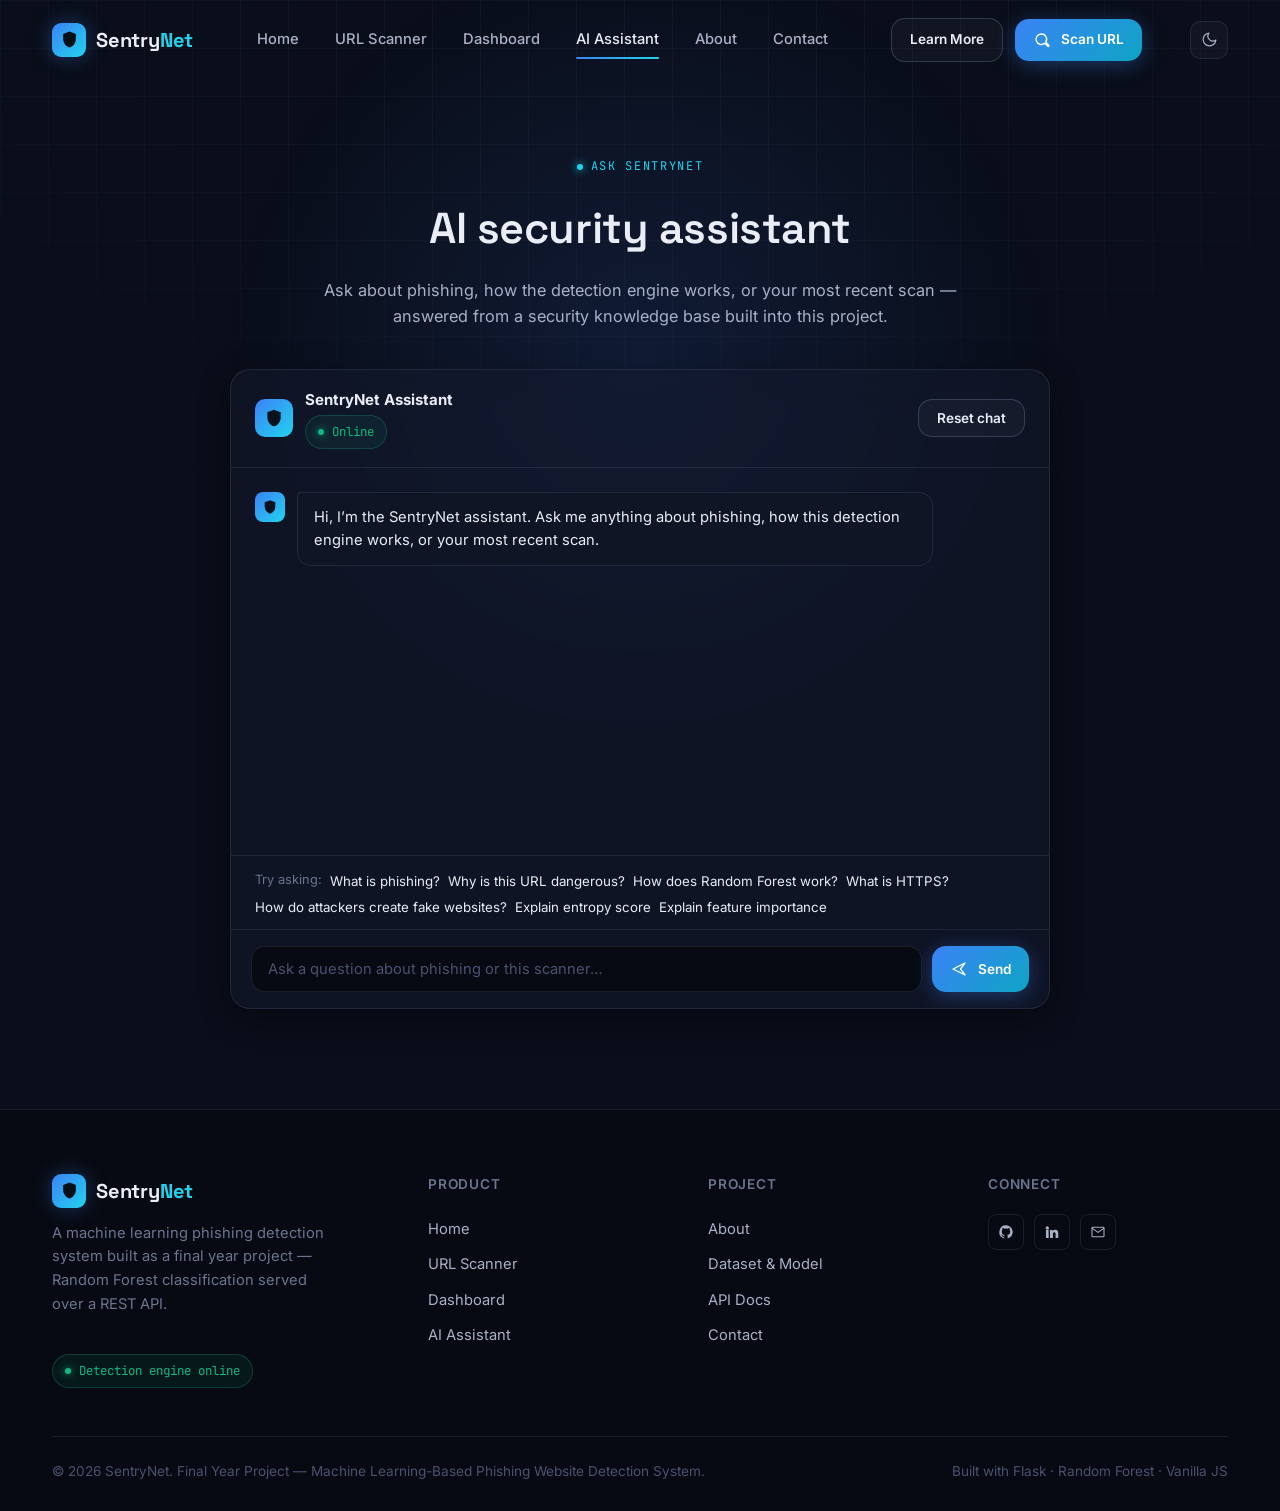
<file: phishing-detector/frontend/assistant.html>
<!DOCTYPE html>
<html lang="en">
<head>
<meta charset="UTF-8">
<script>
  // Applied before first paint to avoid a flash of the wrong theme.
  (function () {
    try {
      if (localStorage.getItem('sentrynet_theme') === 'light') {
        document.documentElement.setAttribute('data-theme', 'light');
      }
    } catch (e) { /* storage unavailable (private browsing, etc) */ }
  })();
</script>
<meta name="viewport" content="width=device-width, initial-scale=1.0">
<title>AI Assistant — SentryNet</title>
<meta name="description" content="Ask SentryNet's AI assistant about phishing, machine learning detection, and how the engine reached its latest verdict.">
<link rel="stylesheet" href="css/main.css">
<link rel="stylesheet" href="css/assistant.css">
</head>
<body>

<!-- ============ PAGE LOADER ============ -->
<div class="page-loader" id="pageLoader">
  <div class="loader-mark">
    <svg viewBox="0 0 24 24" fill="none"><path d="M12 2L4 5v6c0 5.2 3.4 9.9 8 11 4.6-1.1 8-5.8 8-11V5l-8-3z" fill="currentColor"/></svg>
  </div>
  <div class="loader-ring-outer"></div>
</div>

<!-- ============ NAVBAR ============ -->
<header class="navbar">
  <div class="container nav-inner">
    <a href="index.html" class="brand">
      <span class="brand-mark">
        <svg viewBox="0 0 24 24" fill="none"><path d="M12 2L4 5v6c0 5.2 3.4 9.9 8 11 4.6-1.1 8-5.8 8-11V5l-8-3z" fill="currentColor"/><path d="M9.5 12l1.8 1.8L15 10" stroke="#0A0E1A" stroke-width="1.6" stroke-linecap="round" stroke-linejoin="round"/></svg>
      </span>
      <span class="brand-name">Sentry<span>Net</span></span>
    </a>

    <nav class="nav-links">
      <a href="index.html">Home</a>
      <a href="scanner.html">URL Scanner</a>
      <a href="dashboard.html">Dashboard</a>
      <a href="assistant.html" class="active">AI Assistant</a>
      <a href="about.html">About</a>
      <a href="contact.html">Contact</a>
    </nav>

    <div class="nav-cta">
      <a href="about.html" class="btn btn-ghost btn-sm">Learn More</a>
      <a href="scanner.html" class="btn btn-primary btn-sm">
        <svg viewBox="0 0 24 24" fill="none"><path d="M11 4a7 7 0 104.6 12.3l4.05 4.05a1 1 0 001.42-1.42l-4.05-4.05A7 7 0 0011 4z" stroke="currentColor" stroke-width="1.8" stroke-linecap="round" stroke-linejoin="round"/></svg>
        Scan URL
      </a>
    </div>

        <button class="theme-toggle" id="themeToggle" aria-label="Toggle dark and light mode">
      <svg class="icon-moon" viewBox="0 0 24 24" fill="none"><path d="M21 12.79A9 9 0 1111.21 3 7 7 0 0021 12.79z" stroke="currentColor" stroke-width="1.7" stroke-linecap="round" stroke-linejoin="round"/></svg>
      <svg class="icon-sun" viewBox="0 0 24 24" fill="none"><circle cx="12" cy="12" r="4.5" stroke="currentColor" stroke-width="1.7"/><path d="M12 2v2.5M12 19.5V22M4.2 4.2l1.8 1.8M18 18l1.8 1.8M2 12h2.5M19.5 12H22M4.2 19.8L6 18M18 6l1.8-1.8" stroke="currentColor" stroke-width="1.7" stroke-linecap="round"/></svg>
    </button>
    <button class="nav-toggle" aria-label="Toggle menu"><span></span><span></span><span></span></button>
  </div>
</header>

<main>
  <section class="asst-hero">
    <div class="container">
      <div class="asst-head reveal">
        <span class="eyebrow">Ask SentryNet</span>
        <h1>AI security assistant</h1>
        <p>Ask about phishing, how the detection engine works, or your most recent scan — answered from a security knowledge base built into this project.</p>
      </div>

      <div class="chat-shell glass reveal">
        <div class="chat-header">
          <div class="chat-header-id">
            <span class="chat-avatar">
              <svg viewBox="0 0 24 24" fill="none"><path d="M12 2L4 5v6c0 5.2 3.4 9.9 8 11 4.6-1.1 8-5.8 8-11V5l-8-3z" fill="currentColor"/></svg>
            </span>
            <div>
              <strong>SentryNet Assistant</strong>
              <span class="footer-status chat-status">Online</span>
            </div>
          </div>
          <button class="btn btn-ghost btn-sm" id="resetChatBtn">Reset chat</button>
        </div>

        <div class="chat-body" id="chatBody"></div>

        <div class="chat-suggestions" id="chatSuggestions">
          <span>Try asking:</span>
          <button class="scan-chip-btn" data-q="What is phishing?">What is phishing?</button>
          <button class="scan-chip-btn" data-q="Why is this URL dangerous?">Why is this URL dangerous?</button>
          <button class="scan-chip-btn" data-q="How does Random Forest work?">How does Random Forest work?</button>
          <button class="scan-chip-btn" data-q="What is HTTPS?">What is HTTPS?</button>
          <button class="scan-chip-btn" data-q="How do attackers create fake websites?">How do attackers create fake websites?</button>
          <button class="scan-chip-btn" data-q="Explain entropy score">Explain entropy score</button>
          <button class="scan-chip-btn" data-q="Explain feature importance">Explain feature importance</button>
        </div>

        <form class="chat-input-row" id="chatForm">
          <input type="text" id="chatInput" placeholder="Ask a question about phishing or this scanner…" autocomplete="off">
          <button type="submit" class="btn btn-primary btn-sm" id="chatSendBtn">
            <svg viewBox="0 0 24 24" fill="none"><path d="M4 12l16-8-6 8 6 8-16-8z" stroke="currentColor" stroke-width="1.7" stroke-linejoin="round"/></svg>
            Send
          </button>
        </form>
      </div>
    </div>
  </section>
</main>

<!-- ============ FOOTER ============ -->
<footer class="footer">
  <div class="container">
    <div class="footer-grid">
      <div class="footer-brand">
        <a href="index.html" class="brand">
          <span class="brand-mark">
            <svg viewBox="0 0 24 24" fill="none"><path d="M12 2L4 5v6c0 5.2 3.4 9.9 8 11 4.6-1.1 8-5.8 8-11V5l-8-3z" fill="currentColor"/></svg>
          </span>
          <span class="brand-name">Sentry<span>Net</span></span>
        </a>
        <p>A machine learning phishing detection system built as a final year project — Random Forest classification served over a REST API.</p>
        <span class="footer-status">Detection engine online</span>
      </div>

      <div class="footer-col">
        <h4>Product</h4>
        <a href="index.html">Home</a>
        <a href="scanner.html">URL Scanner</a>
        <a href="dashboard.html">Dashboard</a>
        <a href="assistant.html">AI Assistant</a>
      </div>

      <div class="footer-col">
        <h4>Project</h4>
        <a href="about.html">About</a>
        <a href="about.html#dataset">Dataset &amp; Model</a>
        <a href="about.html#api">API Docs</a>
        <a href="contact.html">Contact</a>
      </div>

      <div class="footer-col">
        <h4>Connect</h4>
        <div class="footer-social">
          <a href="#" aria-label="GitHub"><svg viewBox="0 0 24 24" fill="none"><path d="M12 2a10 10 0 00-3.16 19.49c.5.09.68-.22.68-.48v-1.7c-2.78.6-3.37-1.34-3.37-1.34-.46-1.16-1.11-1.47-1.11-1.47-.9-.62.07-.6.07-.6 1 .07 1.53 1.03 1.53 1.03.9 1.52 2.34 1.08 2.91.83.09-.65.35-1.08.63-1.33-2.22-.25-4.56-1.11-4.56-4.94 0-1.09.39-1.98 1.03-2.68-.1-.25-.45-1.27.1-2.65 0 0 .84-.27 2.75 1.02a9.4 9.4 0 015 0c1.9-1.3 2.75-1.02 2.75-1.02.55 1.38.2 2.4.1 2.65.64.7 1.03 1.6 1.03 2.68 0 3.84-2.35 4.68-4.58 4.93.36.31.68.92.68 1.85v2.75c0 .27.18.58.69.48A10 10 0 0012 2z" fill="currentColor"/></svg></a>
          <a href="#" aria-label="LinkedIn"><svg viewBox="0 0 24 24" fill="none"><path d="M4.98 3.5a2.5 2.5 0 11-.02 5 2.5 2.5 0 01.02-5zM3 9h4v12H3zM9 9h3.8v1.7h.05c.53-.98 1.83-2 3.77-2 4.03 0 4.78 2.5 4.78 5.75V21h-4v-5.6c0-1.34-.02-3.06-1.86-3.06-1.87 0-2.16 1.45-2.16 2.96V21H9z" fill="currentColor"/></svg></a>
          <a href="#" aria-label="Email"><svg viewBox="0 0 24 24" fill="none"><path d="M4 5h16a1 1 0 011 1v12a1 1 0 01-1 1H4a1 1 0 01-1-1V6a1 1 0 011-1z" stroke="currentColor" stroke-width="1.6"/><path d="M3.5 6.5l8.5 6 8.5-6" stroke="currentColor" stroke-width="1.6" stroke-linecap="round" stroke-linejoin="round"/></svg></a>
        </div>
      </div>
    </div>

    <div class="footer-bottom">
      <span>© 2026 SentryNet. Final Year Project — Machine Learning-Based Phishing Website Detection System.</span>
      <span>Built with Flask · Random Forest · Vanilla JS</span>
    </div>
  </div>
</footer>

<script src="js/main.js"></script>
<script src="js/assistant.js"></script>
</body>
</html>
</file>
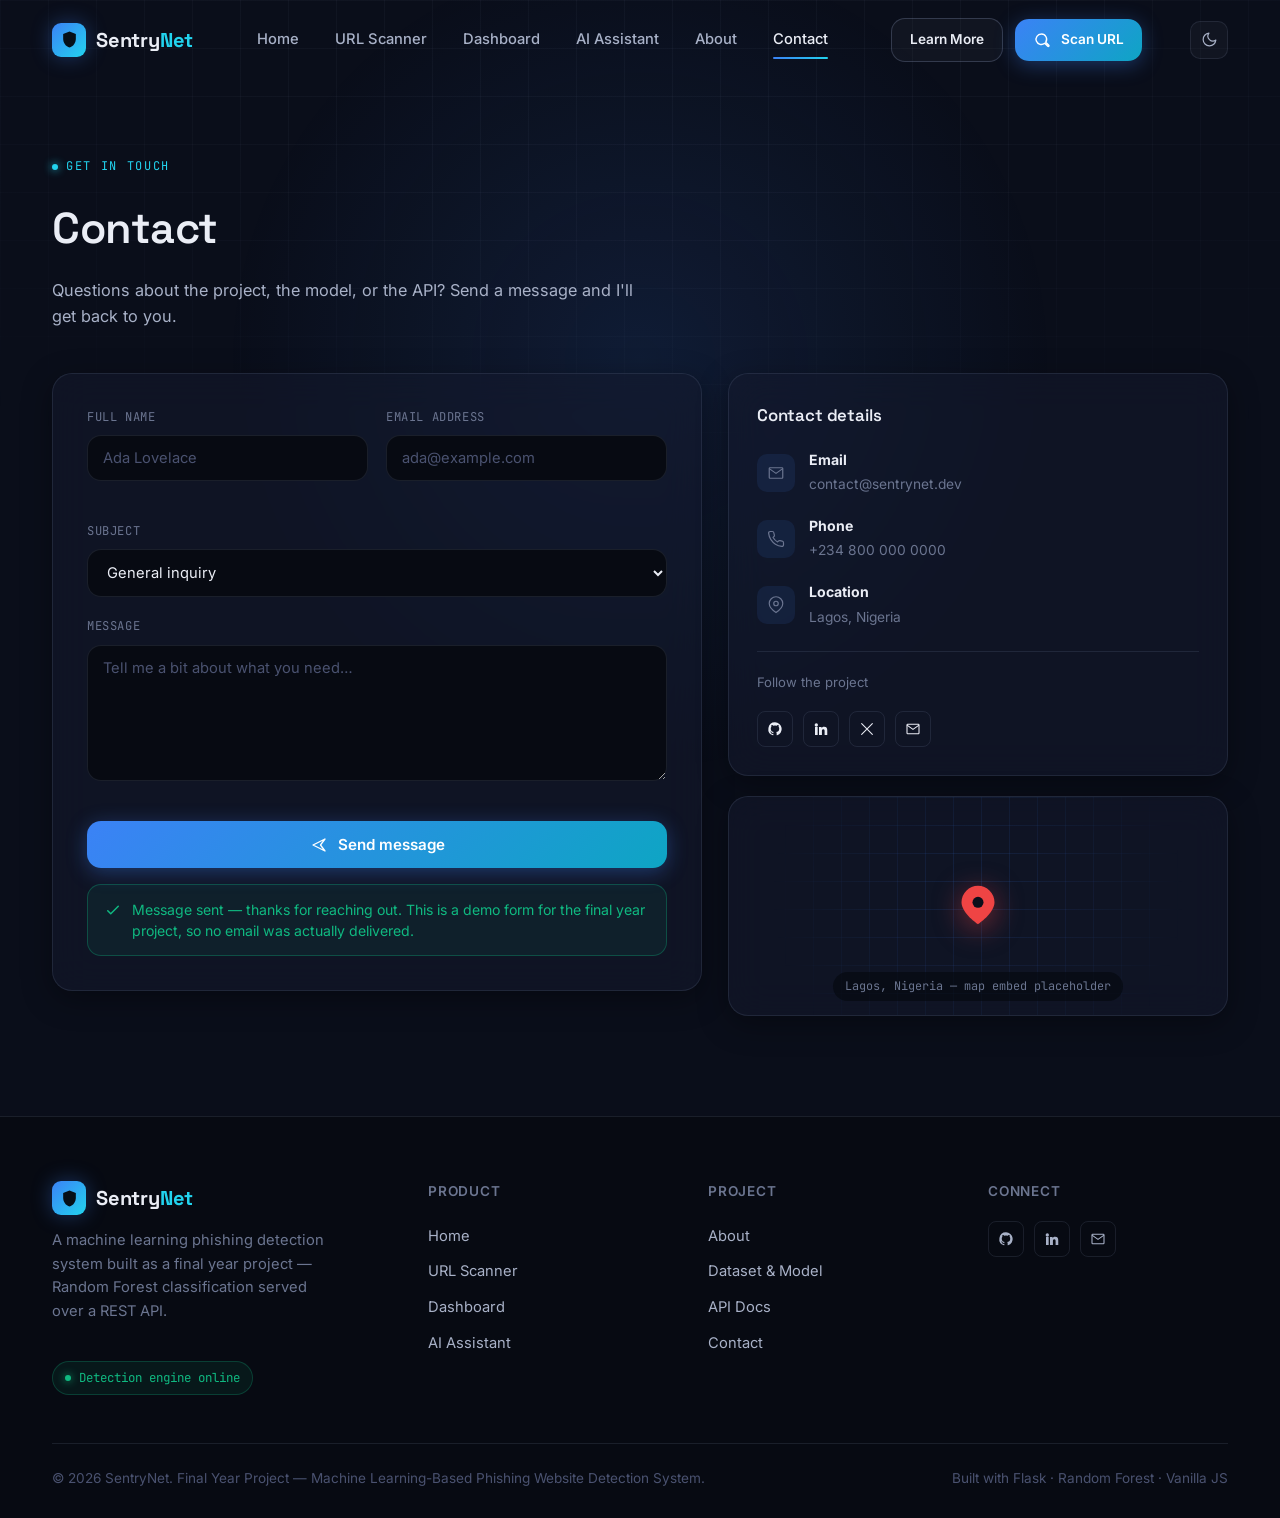
<file: phishing-detector/frontend/contact.html>
<!DOCTYPE html>
<html lang="en">
<head>
<meta charset="UTF-8">
<script>
  // Applied before first paint to avoid a flash of the wrong theme.
  (function () {
    try {
      if (localStorage.getItem('sentrynet_theme') === 'light') {
        document.documentElement.setAttribute('data-theme', 'light');
      }
    } catch (e) { /* storage unavailable (private browsing, etc) */ }
  })();
</script>
<meta name="viewport" content="width=device-width, initial-scale=1.0">
<title>Contact — SentryNet</title>
<meta name="description" content="Get in touch about the SentryNet phishing detection project.">
<link rel="stylesheet" href="css/main.css">
<link rel="stylesheet" href="css/contact.css">
</head>
<body>

<!-- ============ PAGE LOADER ============ -->
<div class="page-loader" id="pageLoader">
  <div class="loader-mark">
    <svg viewBox="0 0 24 24" fill="none"><path d="M12 2L4 5v6c0 5.2 3.4 9.9 8 11 4.6-1.1 8-5.8 8-11V5l-8-3z" fill="currentColor"/></svg>
  </div>
  <div class="loader-ring-outer"></div>
</div>

<!-- ============ NAVBAR ============ -->
<header class="navbar">
  <div class="container nav-inner">
    <a href="index.html" class="brand">
      <span class="brand-mark">
        <svg viewBox="0 0 24 24" fill="none"><path d="M12 2L4 5v6c0 5.2 3.4 9.9 8 11 4.6-1.1 8-5.8 8-11V5l-8-3z" fill="currentColor"/><path d="M9.5 12l1.8 1.8L15 10" stroke="#0A0E1A" stroke-width="1.6" stroke-linecap="round" stroke-linejoin="round"/></svg>
      </span>
      <span class="brand-name">Sentry<span>Net</span></span>
    </a>

    <nav class="nav-links">
      <a href="index.html">Home</a>
      <a href="scanner.html">URL Scanner</a>
      <a href="dashboard.html">Dashboard</a>
      <a href="assistant.html">AI Assistant</a>
      <a href="about.html">About</a>
      <a href="contact.html" class="active">Contact</a>
    </nav>

    <div class="nav-cta">
      <a href="about.html" class="btn btn-ghost btn-sm">Learn More</a>
      <a href="scanner.html" class="btn btn-primary btn-sm">
        <svg viewBox="0 0 24 24" fill="none"><path d="M11 4a7 7 0 104.6 12.3l4.05 4.05a1 1 0 001.42-1.42l-4.05-4.05A7 7 0 0011 4z" stroke="currentColor" stroke-width="1.8" stroke-linecap="round" stroke-linejoin="round"/></svg>
        Scan URL
      </a>
    </div>

        <button class="theme-toggle" id="themeToggle" aria-label="Toggle dark and light mode">
      <svg class="icon-moon" viewBox="0 0 24 24" fill="none"><path d="M21 12.79A9 9 0 1111.21 3 7 7 0 0021 12.79z" stroke="currentColor" stroke-width="1.7" stroke-linecap="round" stroke-linejoin="round"/></svg>
      <svg class="icon-sun" viewBox="0 0 24 24" fill="none"><circle cx="12" cy="12" r="4.5" stroke="currentColor" stroke-width="1.7"/><path d="M12 2v2.5M12 19.5V22M4.2 4.2l1.8 1.8M18 18l1.8 1.8M2 12h2.5M19.5 12H22M4.2 19.8L6 18M18 6l1.8-1.8" stroke="currentColor" stroke-width="1.7" stroke-linecap="round"/></svg>
    </button>
    <button class="nav-toggle" aria-label="Toggle menu"><span></span><span></span><span></span></button>
  </div>
</header>

<main>
  <section class="contact-hero">
    <div class="container">
      <div class="contact-head reveal">
        <span class="eyebrow">Get in touch</span>
        <h1>Contact</h1>
        <p>Questions about the project, the model, or the API? Send a message and I'll get back to you.</p>
      </div>

      <div class="contact-grid">

        <!-- ============ FORM ============ -->
        <div class="contact-form-card glass reveal">
          <form id="contactForm" novalidate>
            <div class="form-row">
              <div class="form-field">
                <label for="cName">Full name</label>
                <input type="text" id="cName" name="name" placeholder="Ada Lovelace" required>
                <span class="field-error" id="errName"></span>
              </div>
              <div class="form-field">
                <label for="cEmail">Email address</label>
                <input type="email" id="cEmail" name="email" placeholder="ada@example.com" required>
                <span class="field-error" id="errEmail"></span>
              </div>
            </div>

            <div class="form-field">
              <label for="cSubject">Subject</label>
              <select id="cSubject" name="subject">
                <option value="general">General inquiry</option>
                <option value="bug">Report an issue</option>
                <option value="api">API / integration question</option>
                <option value="research">Research collaboration</option>
                <option value="other">Other</option>
              </select>
            </div>

            <div class="form-field">
              <label for="cMessage">Message</label>
              <textarea id="cMessage" name="message" rows="6" placeholder="Tell me a bit about what you need…" required></textarea>
              <span class="field-error" id="errMessage"></span>
            </div>

            <button type="submit" class="btn btn-primary btn-block" id="contactSubmitBtn">
              <svg viewBox="0 0 24 24" fill="none"><path d="M4 12l16-8-6 8 6 8-16-8z" stroke="currentColor" stroke-width="1.7" stroke-linejoin="round"/></svg>
              Send message
            </button>

            <p class="form-success" id="formSuccess" hidden>
              <svg viewBox="0 0 24 24" fill="none"><path d="M5 13l4 4L19 7" stroke="currentColor" stroke-width="2" stroke-linecap="round" stroke-linejoin="round"/></svg>
              Message sent — thanks for reaching out. This is a demo form for the final year project, so no email was actually delivered.
            </p>
          </form>
        </div>

        <!-- ============ SIDEBAR ============ -->
        <div class="contact-side">
          <div class="contact-info-card glass reveal">
            <h3>Contact details</h3>
            <div class="info-row">
              <span class="info-icon"><svg viewBox="0 0 24 24" fill="none"><path d="M4 5h16a1 1 0 011 1v12a1 1 0 01-1 1H4a1 1 0 01-1-1V6a1 1 0 011-1z" stroke="currentColor" stroke-width="1.6"/><path d="M3.5 6.5l8.5 6 8.5-6" stroke="currentColor" stroke-width="1.6" stroke-linecap="round" stroke-linejoin="round"/></svg></span>
              <div><strong>Email</strong><span>contact@sentrynet.dev</span></div>
            </div>
            <div class="info-row">
              <span class="info-icon"><svg viewBox="0 0 24 24" fill="none"><path d="M22 16.92v3a2 2 0 01-2.18 2 19.79 19.79 0 01-8.63-3.07 19.5 19.5 0 01-6-6 19.79 19.79 0 01-3.07-8.67A2 2 0 014.11 2h3a2 2 0 012 1.72c.127.96.362 1.903.7 2.81a2 2 0 01-.45 2.11L8.09 9.91a16 16 0 006 6l1.27-1.27a2 2 0 012.11-.45c.907.338 1.85.573 2.81.7A2 2 0 0122 16.92z" stroke="currentColor" stroke-width="1.6" stroke-linecap="round" stroke-linejoin="round"/></svg></span>
              <div><strong>Phone</strong><span>+234 800 000 0000</span></div>
            </div>
            <div class="info-row">
              <span class="info-icon"><svg viewBox="0 0 24 24" fill="none"><path d="M21 10c0 6-9 12-9 12s-9-6-9-12a9 9 0 0118 0z" stroke="currentColor" stroke-width="1.6"/><circle cx="12" cy="10" r="3" stroke="currentColor" stroke-width="1.6"/></svg></span>
              <div><strong>Location</strong><span>Lagos, Nigeria</span></div>
            </div>

            <div class="contact-socials">
              <span>Follow the project</span>
              <div class="footer-social">
                <a href="#" aria-label="GitHub"><svg viewBox="0 0 24 24" fill="none"><path d="M12 2a10 10 0 00-3.16 19.49c.5.09.68-.22.68-.48v-1.7c-2.78.6-3.37-1.34-3.37-1.34-.46-1.16-1.11-1.47-1.11-1.47-.9-.62.07-.6.07-.6 1 .07 1.53 1.03 1.53 1.03.9 1.52 2.34 1.08 2.91.83.09-.65.35-1.08.63-1.33-2.22-.25-4.56-1.11-4.56-4.94 0-1.09.39-1.98 1.03-2.68-.1-.25-.45-1.27.1-2.65 0 0 .84-.27 2.75 1.02a9.4 9.4 0 015 0c1.9-1.3 2.75-1.02 2.75-1.02.55 1.38.2 2.4.1 2.65.64.7 1.03 1.6 1.03 2.68 0 3.84-2.35 4.68-4.58 4.93.36.31.68.92.68 1.85v2.75c0 .27.18.58.69.48A10 10 0 0012 2z" fill="currentColor"/></svg></a>
                <a href="#" aria-label="LinkedIn"><svg viewBox="0 0 24 24" fill="none"><path d="M4.98 3.5a2.5 2.5 0 11-.02 5 2.5 2.5 0 01.02-5zM3 9h4v12H3zM9 9h3.8v1.7h.05c.53-.98 1.83-2 3.77-2 4.03 0 4.78 2.5 4.78 5.75V21h-4v-5.6c0-1.34-.02-3.06-1.86-3.06-1.87 0-2.16 1.45-2.16 2.96V21H9z" fill="currentColor"/></svg></a>
                <a href="#" aria-label="X (Twitter)"><svg viewBox="0 0 24 24" fill="none"><path d="M4 4l16 16M20 4L4 20" stroke="currentColor" stroke-width="1.6" stroke-linecap="round"/></svg></a>
                <a href="#" aria-label="Email"><svg viewBox="0 0 24 24" fill="none"><path d="M4 5h16a1 1 0 011 1v12a1 1 0 01-1 1H4a1 1 0 01-1-1V6a1 1 0 011-1z" stroke="currentColor" stroke-width="1.6"/><path d="M3.5 6.5l8.5 6 8.5-6" stroke="currentColor" stroke-width="1.6" stroke-linecap="round" stroke-linejoin="round"/></svg></a>
              </div>
            </div>
          </div>

          <!-- ============ MAP PLACEHOLDER ============ -->
          <div class="map-placeholder glass reveal">
            <div class="map-grid-bg"></div>
            <div class="map-pin">
              <svg viewBox="0 0 24 24" fill="none"><path d="M21 10c0 6-9 12-9 12s-9-6-9-12a9 9 0 0118 0z" fill="currentColor"/><circle cx="12" cy="10" r="3" fill="#0A0E1A"/></svg>
            </div>
            <span class="map-caption">Lagos, Nigeria — map embed placeholder</span>
          </div>
        </div>
      </div>
    </div>
  </section>
</main>

<!-- ============ FOOTER ============ -->
<footer class="footer">
  <div class="container">
    <div class="footer-grid">
      <div class="footer-brand">
        <a href="index.html" class="brand">
          <span class="brand-mark">
            <svg viewBox="0 0 24 24" fill="none"><path d="M12 2L4 5v6c0 5.2 3.4 9.9 8 11 4.6-1.1 8-5.8 8-11V5l-8-3z" fill="currentColor"/></svg>
          </span>
          <span class="brand-name">Sentry<span>Net</span></span>
        </a>
        <p>A machine learning phishing detection system built as a final year project — Random Forest classification served over a REST API.</p>
        <span class="footer-status">Detection engine online</span>
      </div>

      <div class="footer-col">
        <h4>Product</h4>
        <a href="index.html">Home</a>
        <a href="scanner.html">URL Scanner</a>
        <a href="dashboard.html">Dashboard</a>
        <a href="assistant.html">AI Assistant</a>
      </div>

      <div class="footer-col">
        <h4>Project</h4>
        <a href="about.html">About</a>
        <a href="about.html#dataset">Dataset &amp; Model</a>
        <a href="about.html#api">API Docs</a>
        <a href="contact.html">Contact</a>
      </div>

      <div class="footer-col">
        <h4>Connect</h4>
        <div class="footer-social">
          <a href="#" aria-label="GitHub"><svg viewBox="0 0 24 24" fill="none"><path d="M12 2a10 10 0 00-3.16 19.49c.5.09.68-.22.68-.48v-1.7c-2.78.6-3.37-1.34-3.37-1.34-.46-1.16-1.11-1.47-1.11-1.47-.9-.62.07-.6.07-.6 1 .07 1.53 1.03 1.53 1.03.9 1.52 2.34 1.08 2.91.83.09-.65.35-1.08.63-1.33-2.22-.25-4.56-1.11-4.56-4.94 0-1.09.39-1.98 1.03-2.68-.1-.25-.45-1.27.1-2.65 0 0 .84-.27 2.75 1.02a9.4 9.4 0 015 0c1.9-1.3 2.75-1.02 2.75-1.02.55 1.38.2 2.4.1 2.65.64.7 1.03 1.6 1.03 2.68 0 3.84-2.35 4.68-4.58 4.93.36.31.68.92.68 1.85v2.75c0 .27.18.58.69.48A10 10 0 0012 2z" fill="currentColor"/></svg></a>
          <a href="#" aria-label="LinkedIn"><svg viewBox="0 0 24 24" fill="none"><path d="M4.98 3.5a2.5 2.5 0 11-.02 5 2.5 2.5 0 01.02-5zM3 9h4v12H3zM9 9h3.8v1.7h.05c.53-.98 1.83-2 3.77-2 4.03 0 4.78 2.5 4.78 5.75V21h-4v-5.6c0-1.34-.02-3.06-1.86-3.06-1.87 0-2.16 1.45-2.16 2.96V21H9z" fill="currentColor"/></svg></a>
          <a href="#" aria-label="Email"><svg viewBox="0 0 24 24" fill="none"><path d="M4 5h16a1 1 0 011 1v12a1 1 0 01-1 1H4a1 1 0 01-1-1V6a1 1 0 011-1z" stroke="currentColor" stroke-width="1.6"/><path d="M3.5 6.5l8.5 6 8.5-6" stroke="currentColor" stroke-width="1.6" stroke-linecap="round" stroke-linejoin="round"/></svg></a>
        </div>
      </div>
    </div>

    <div class="footer-bottom">
      <span>© 2026 SentryNet. Final Year Project — Machine Learning-Based Phishing Website Detection System.</span>
      <span>Built with Flask · Random Forest · Vanilla JS</span>
    </div>
  </div>
</footer>

<script src="js/main.js"></script>
<script src="js/contact.js"></script>
</body>
</html>
</file>
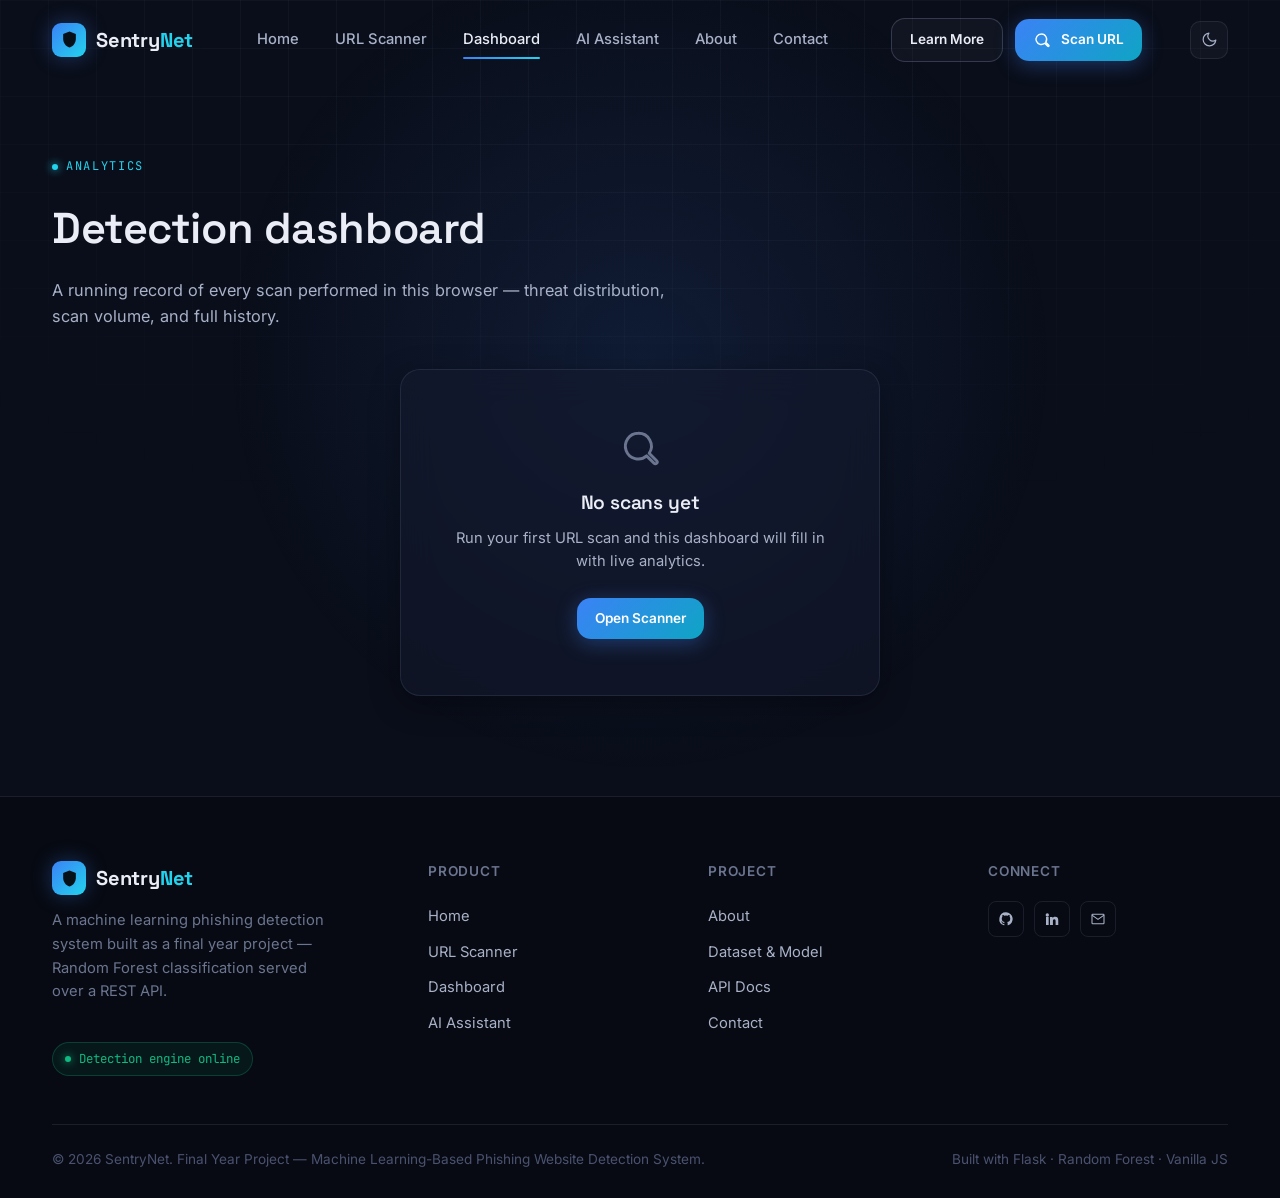
<file: phishing-detector/frontend/dashboard.html>
<!DOCTYPE html>
<html lang="en">
<head>
<meta charset="UTF-8">
<script>
  // Applied before first paint to avoid a flash of the wrong theme.
  (function () {
    try {
      if (localStorage.getItem('sentrynet_theme') === 'light') {
        document.documentElement.setAttribute('data-theme', 'light');
      }
    } catch (e) { /* storage unavailable (private browsing, etc) */ }
  })();
</script>
<meta name="viewport" content="width=device-width, initial-scale=1.0">
<title>Dashboard — SentryNet</title>
<meta name="description" content="Analytics dashboard for SentryNet's phishing detection engine — scan volume, threat distribution, and full scan history.">
<link rel="stylesheet" href="css/main.css">
<link rel="stylesheet" href="css/dashboard.css">
</head>
<body>

<!-- ============ PAGE LOADER ============ -->
<div class="page-loader" id="pageLoader">
  <div class="loader-mark">
    <svg viewBox="0 0 24 24" fill="none"><path d="M12 2L4 5v6c0 5.2 3.4 9.9 8 11 4.6-1.1 8-5.8 8-11V5l-8-3z" fill="currentColor"/></svg>
  </div>
  <div class="loader-ring-outer"></div>
</div>

<!-- ============ NAVBAR ============ -->
<header class="navbar">
  <div class="container nav-inner">
    <a href="index.html" class="brand">
      <span class="brand-mark">
        <svg viewBox="0 0 24 24" fill="none"><path d="M12 2L4 5v6c0 5.2 3.4 9.9 8 11 4.6-1.1 8-5.8 8-11V5l-8-3z" fill="currentColor"/><path d="M9.5 12l1.8 1.8L15 10" stroke="#0A0E1A" stroke-width="1.6" stroke-linecap="round" stroke-linejoin="round"/></svg>
      </span>
      <span class="brand-name">Sentry<span>Net</span></span>
    </a>

    <nav class="nav-links">
      <a href="index.html">Home</a>
      <a href="scanner.html">URL Scanner</a>
      <a href="dashboard.html" class="active">Dashboard</a>
      <a href="assistant.html">AI Assistant</a>
      <a href="about.html">About</a>
      <a href="contact.html">Contact</a>
    </nav>

    <div class="nav-cta">
      <a href="about.html" class="btn btn-ghost btn-sm">Learn More</a>
      <a href="scanner.html" class="btn btn-primary btn-sm">
        <svg viewBox="0 0 24 24" fill="none"><path d="M11 4a7 7 0 104.6 12.3l4.05 4.05a1 1 0 001.42-1.42l-4.05-4.05A7 7 0 0011 4z" stroke="currentColor" stroke-width="1.8" stroke-linecap="round" stroke-linejoin="round"/></svg>
        Scan URL
      </a>
    </div>

        <button class="theme-toggle" id="themeToggle" aria-label="Toggle dark and light mode">
      <svg class="icon-moon" viewBox="0 0 24 24" fill="none"><path d="M21 12.79A9 9 0 1111.21 3 7 7 0 0021 12.79z" stroke="currentColor" stroke-width="1.7" stroke-linecap="round" stroke-linejoin="round"/></svg>
      <svg class="icon-sun" viewBox="0 0 24 24" fill="none"><circle cx="12" cy="12" r="4.5" stroke="currentColor" stroke-width="1.7"/><path d="M12 2v2.5M12 19.5V22M4.2 4.2l1.8 1.8M18 18l1.8 1.8M2 12h2.5M19.5 12H22M4.2 19.8L6 18M18 6l1.8-1.8" stroke="currentColor" stroke-width="1.7" stroke-linecap="round"/></svg>
    </button>
    <button class="nav-toggle" aria-label="Toggle menu"><span></span><span></span><span></span></button>
  </div>
</header>

<main>
  <section class="dash-hero">
    <div class="container">
      <div class="dash-head reveal">
        <span class="eyebrow">Analytics</span>
        <h1>Detection dashboard</h1>
        <p>A running record of every scan performed in this browser — threat distribution, scan volume, and full history.</p>
      </div>

      <!-- ============ EMPTY STATE ============ -->
      <div class="dash-empty glass" id="emptyState" hidden>
        <svg viewBox="0 0 24 24" fill="none"><path d="M11 4a7 7 0 104.6 12.3l4.05 4.05a1 1 0 001.42-1.42l-4.05-4.05A7 7 0 0011 4z" stroke="currentColor" stroke-width="1.6" stroke-linecap="round" stroke-linejoin="round"/></svg>
        <h3>No scans yet</h3>
        <p>Run your first URL scan and this dashboard will fill in with live analytics.</p>
        <a href="scanner.html" class="btn btn-primary btn-sm">Open Scanner</a>
      </div>

      <div id="dashContent" hidden>
        <!-- ============ STAT CARDS ============ -->
        <div class="stat-cards-grid">
          <div class="stat-card glass">
            <span class="stat-card-label">Total URLs scanned</span>
            <strong class="stat-card-value" id="cardTotal">0</strong>
          </div>
          <div class="stat-card glass">
            <span class="stat-card-label">Safe URLs</span>
            <strong class="stat-card-value tone-safe" id="cardSafe">0</strong>
          </div>
          <div class="stat-card glass">
            <span class="stat-card-label">Suspicious URLs</span>
            <strong class="stat-card-value tone-warn" id="cardSuspicious">0</strong>
          </div>
          <div class="stat-card glass">
            <span class="stat-card-label">Phishing URLs</span>
            <strong class="stat-card-value tone-danger" id="cardPhishing">0</strong>
          </div>
          <div class="stat-card glass">
            <span class="stat-card-label">Average risk score</span>
            <strong class="stat-card-value" id="cardAvgRisk">0%</strong>
          </div>
          <div class="stat-card glass">
            <span class="stat-card-label">Average confidence</span>
            <strong class="stat-card-value" id="cardAvgConfidence">0%</strong>
          </div>
          <div class="stat-card glass">
            <span class="stat-card-label">Today's scans</span>
            <strong class="stat-card-value" id="cardToday">0</strong>
          </div>
          <div class="stat-card glass">
            <span class="stat-card-label">Weekly scans</span>
            <strong class="stat-card-value" id="cardWeek">0</strong>
          </div>
          <div class="stat-card glass">
            <span class="stat-card-label">Monthly scans</span>
            <strong class="stat-card-value" id="cardMonth">0</strong>
          </div>
        </div>

        <!-- ============ CHARTS ============ -->
        <div class="charts-row">
          <div class="chart-card glass">
            <h3>Threat level distribution</h3>
            <p class="result-details-sub">Every scan bucketed by risk score band.</p>
            <div id="barChart" class="bar-chart"></div>
          </div>

          <div class="chart-card glass chart-card-pie">
            <h3>Verdict distribution</h3>
            <p class="result-details-sub">Share of scans by final classification.</p>
            <div class="pie-wrap">
              <svg viewBox="0 0 120 120" id="pieChart" class="pie-chart"></svg>
              <div class="pie-legend" id="pieLegend"></div>
            </div>
          </div>
        </div>

        <!-- ============ HISTORY TABLE ============ -->
        <div class="history-card glass">
          <div class="history-card-head">
            <div>
              <h3>Scan history</h3>
              <p class="result-details-sub">Every URL analysed in this browser session.</p>
            </div>
            <div class="history-tools">
              <div class="table-search">
                <svg viewBox="0 0 24 24" fill="none"><circle cx="11" cy="11" r="7" stroke="currentColor" stroke-width="1.7"/><path d="M20 20l-3.5-3.5" stroke="currentColor" stroke-width="1.7" stroke-linecap="round"/></svg>
                <input type="text" id="tableSearch" placeholder="Search by URL…">
              </div>
              <select id="tableFilter" class="table-filter">
                <option value="all">All predictions</option>
                <option value="safe">Safe</option>
                <option value="suspicious">Suspicious</option>
                <option value="phishing">Phishing</option>
              </select>
              <button class="btn btn-ghost btn-sm" id="exportCsvBtn">
                <svg viewBox="0 0 24 24" fill="none"><path d="M12 3v12m0 0l-4-4m4 4l4-4M5 17v2a2 2 0 002 2h10a2 2 0 002-2v-2" stroke="currentColor" stroke-width="1.7" stroke-linecap="round" stroke-linejoin="round"/></svg>
                Export CSV
              </button>
              <button class="btn btn-ghost btn-sm btn-danger-ghost" id="deleteHistoryBtn">
                <svg viewBox="0 0 24 24" fill="none"><path d="M4 7h16M9 7V5a1 1 0 011-1h4a1 1 0 011 1v2m2 0v12a2 2 0 01-2 2H8a2 2 0 01-2-2V7h12z" stroke="currentColor" stroke-width="1.7" stroke-linecap="round" stroke-linejoin="round"/></svg>
                Delete History
              </button>
            </div>
          </div>

          <div class="table-scroll">
            <table class="history-table">
              <thead>
                <tr>
                  <th>URL</th>
                  <th>Prediction</th>
                  <th>Threat level</th>
                  <th>Confidence</th>
                  <th>Risk score</th>
                  <th>Date</th>
                  <th>Time</th>
                </tr>
              </thead>
              <tbody id="tableBody"></tbody>
            </table>
            <p class="table-empty" id="tableEmpty" hidden>No scans match your search or filter.</p>
          </div>
        </div>
      </div>
    </div>
  </section>
</main>

<!-- ============ FOOTER ============ -->
<footer class="footer">
  <div class="container">
    <div class="footer-grid">
      <div class="footer-brand">
        <a href="index.html" class="brand">
          <span class="brand-mark">
            <svg viewBox="0 0 24 24" fill="none"><path d="M12 2L4 5v6c0 5.2 3.4 9.9 8 11 4.6-1.1 8-5.8 8-11V5l-8-3z" fill="currentColor"/></svg>
          </span>
          <span class="brand-name">Sentry<span>Net</span></span>
        </a>
        <p>A machine learning phishing detection system built as a final year project — Random Forest classification served over a REST API.</p>
        <span class="footer-status">Detection engine online</span>
      </div>

      <div class="footer-col">
        <h4>Product</h4>
        <a href="index.html">Home</a>
        <a href="scanner.html">URL Scanner</a>
        <a href="dashboard.html">Dashboard</a>
        <a href="assistant.html">AI Assistant</a>
      </div>

      <div class="footer-col">
        <h4>Project</h4>
        <a href="about.html">About</a>
        <a href="about.html#dataset">Dataset &amp; Model</a>
        <a href="about.html#api">API Docs</a>
        <a href="contact.html">Contact</a>
      </div>

      <div class="footer-col">
        <h4>Connect</h4>
        <div class="footer-social">
          <a href="#" aria-label="GitHub"><svg viewBox="0 0 24 24" fill="none"><path d="M12 2a10 10 0 00-3.16 19.49c.5.09.68-.22.68-.48v-1.7c-2.78.6-3.37-1.34-3.37-1.34-.46-1.16-1.11-1.47-1.11-1.47-.9-.62.07-.6.07-.6 1 .07 1.53 1.03 1.53 1.03.9 1.52 2.34 1.08 2.91.83.09-.65.35-1.08.63-1.33-2.22-.25-4.56-1.11-4.56-4.94 0-1.09.39-1.98 1.03-2.68-.1-.25-.45-1.27.1-2.65 0 0 .84-.27 2.75 1.02a9.4 9.4 0 015 0c1.9-1.3 2.75-1.02 2.75-1.02.55 1.38.2 2.4.1 2.65.64.7 1.03 1.6 1.03 2.68 0 3.84-2.35 4.68-4.58 4.93.36.31.68.92.68 1.85v2.75c0 .27.18.58.69.48A10 10 0 0012 2z" fill="currentColor"/></svg></a>
          <a href="#" aria-label="LinkedIn"><svg viewBox="0 0 24 24" fill="none"><path d="M4.98 3.5a2.5 2.5 0 11-.02 5 2.5 2.5 0 01.02-5zM3 9h4v12H3zM9 9h3.8v1.7h.05c.53-.98 1.83-2 3.77-2 4.03 0 4.78 2.5 4.78 5.75V21h-4v-5.6c0-1.34-.02-3.06-1.86-3.06-1.87 0-2.16 1.45-2.16 2.96V21H9z" fill="currentColor"/></svg></a>
          <a href="#" aria-label="Email"><svg viewBox="0 0 24 24" fill="none"><path d="M4 5h16a1 1 0 011 1v12a1 1 0 01-1 1H4a1 1 0 01-1-1V6a1 1 0 011-1z" stroke="currentColor" stroke-width="1.6"/><path d="M3.5 6.5l8.5 6 8.5-6" stroke="currentColor" stroke-width="1.6" stroke-linecap="round" stroke-linejoin="round"/></svg></a>
        </div>
      </div>
    </div>

    <div class="footer-bottom">
      <span>© 2026 SentryNet. Final Year Project — Machine Learning-Based Phishing Website Detection System.</span>
      <span>Built with Flask · Random Forest · Vanilla JS</span>
    </div>
  </div>
</footer>

<script src="js/main.js"></script>
<script src="js/dashboard.js"></script>
</body>
</html>
</file>
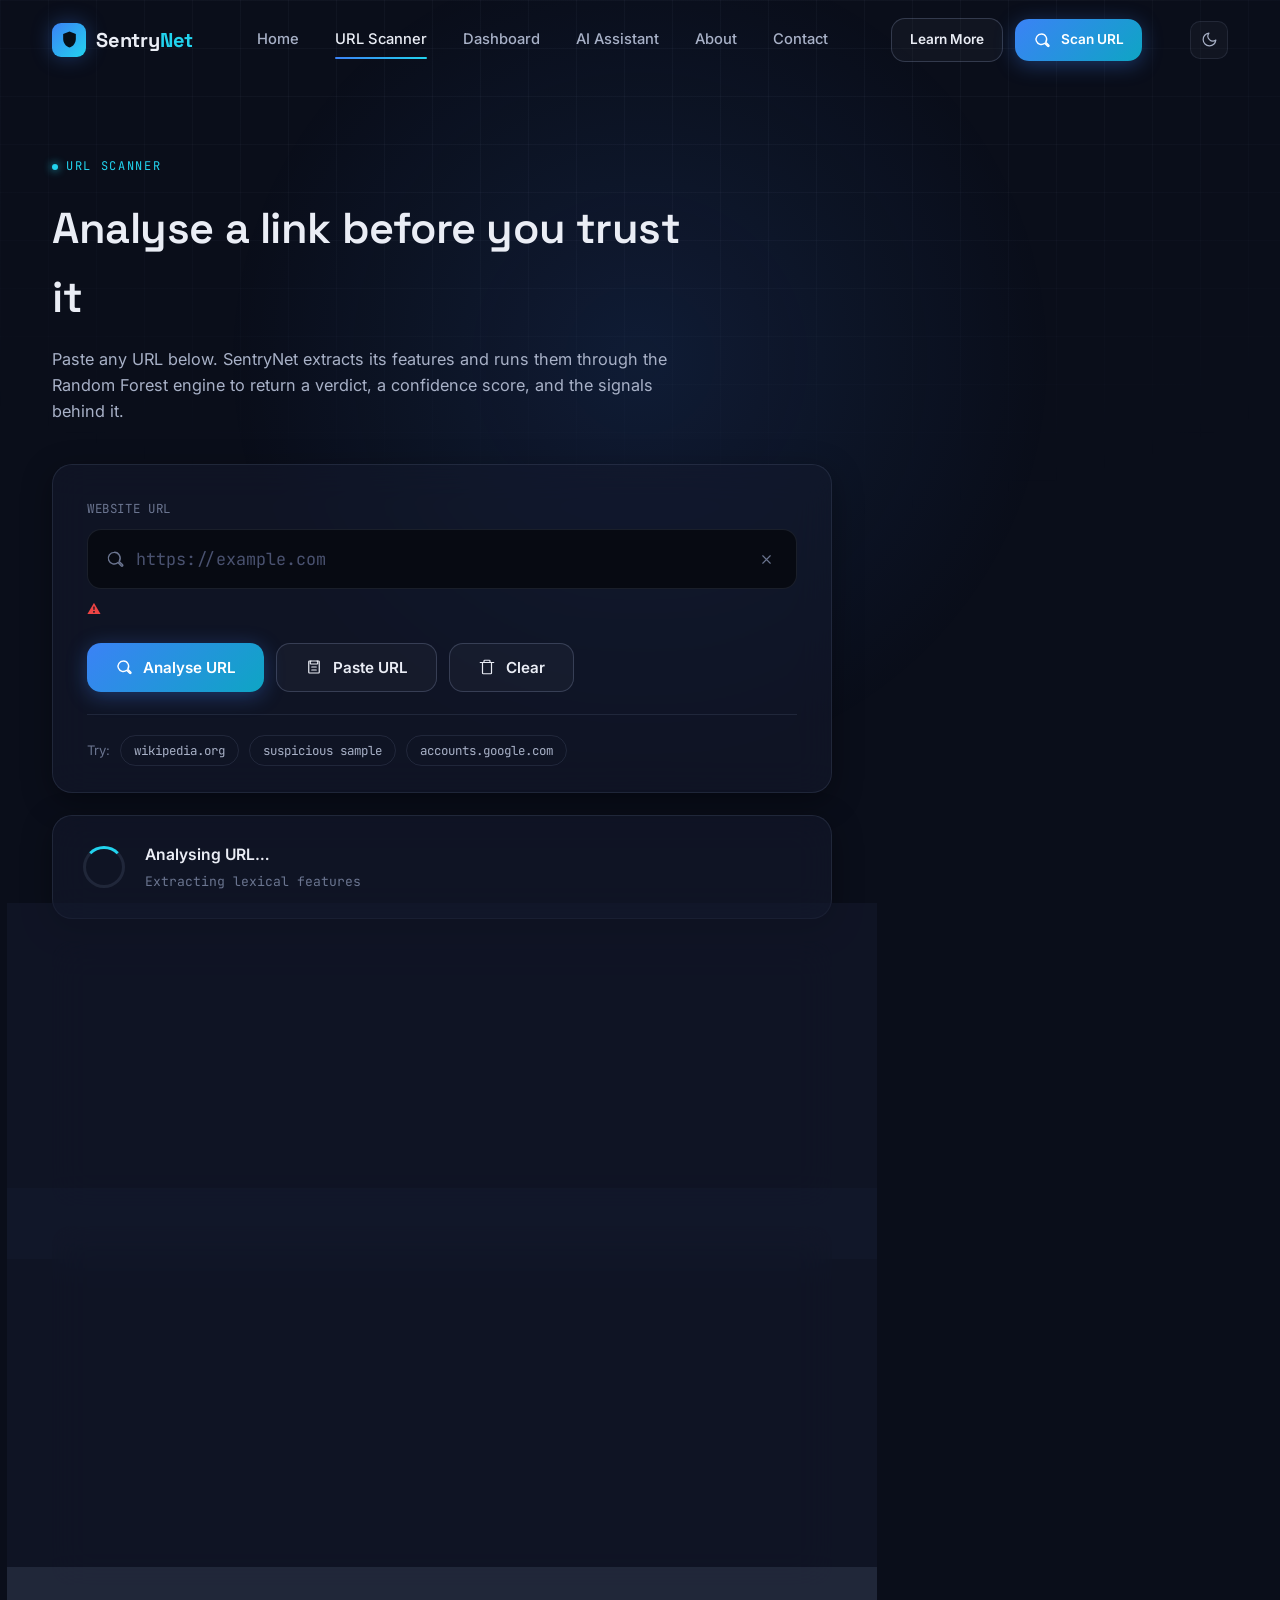
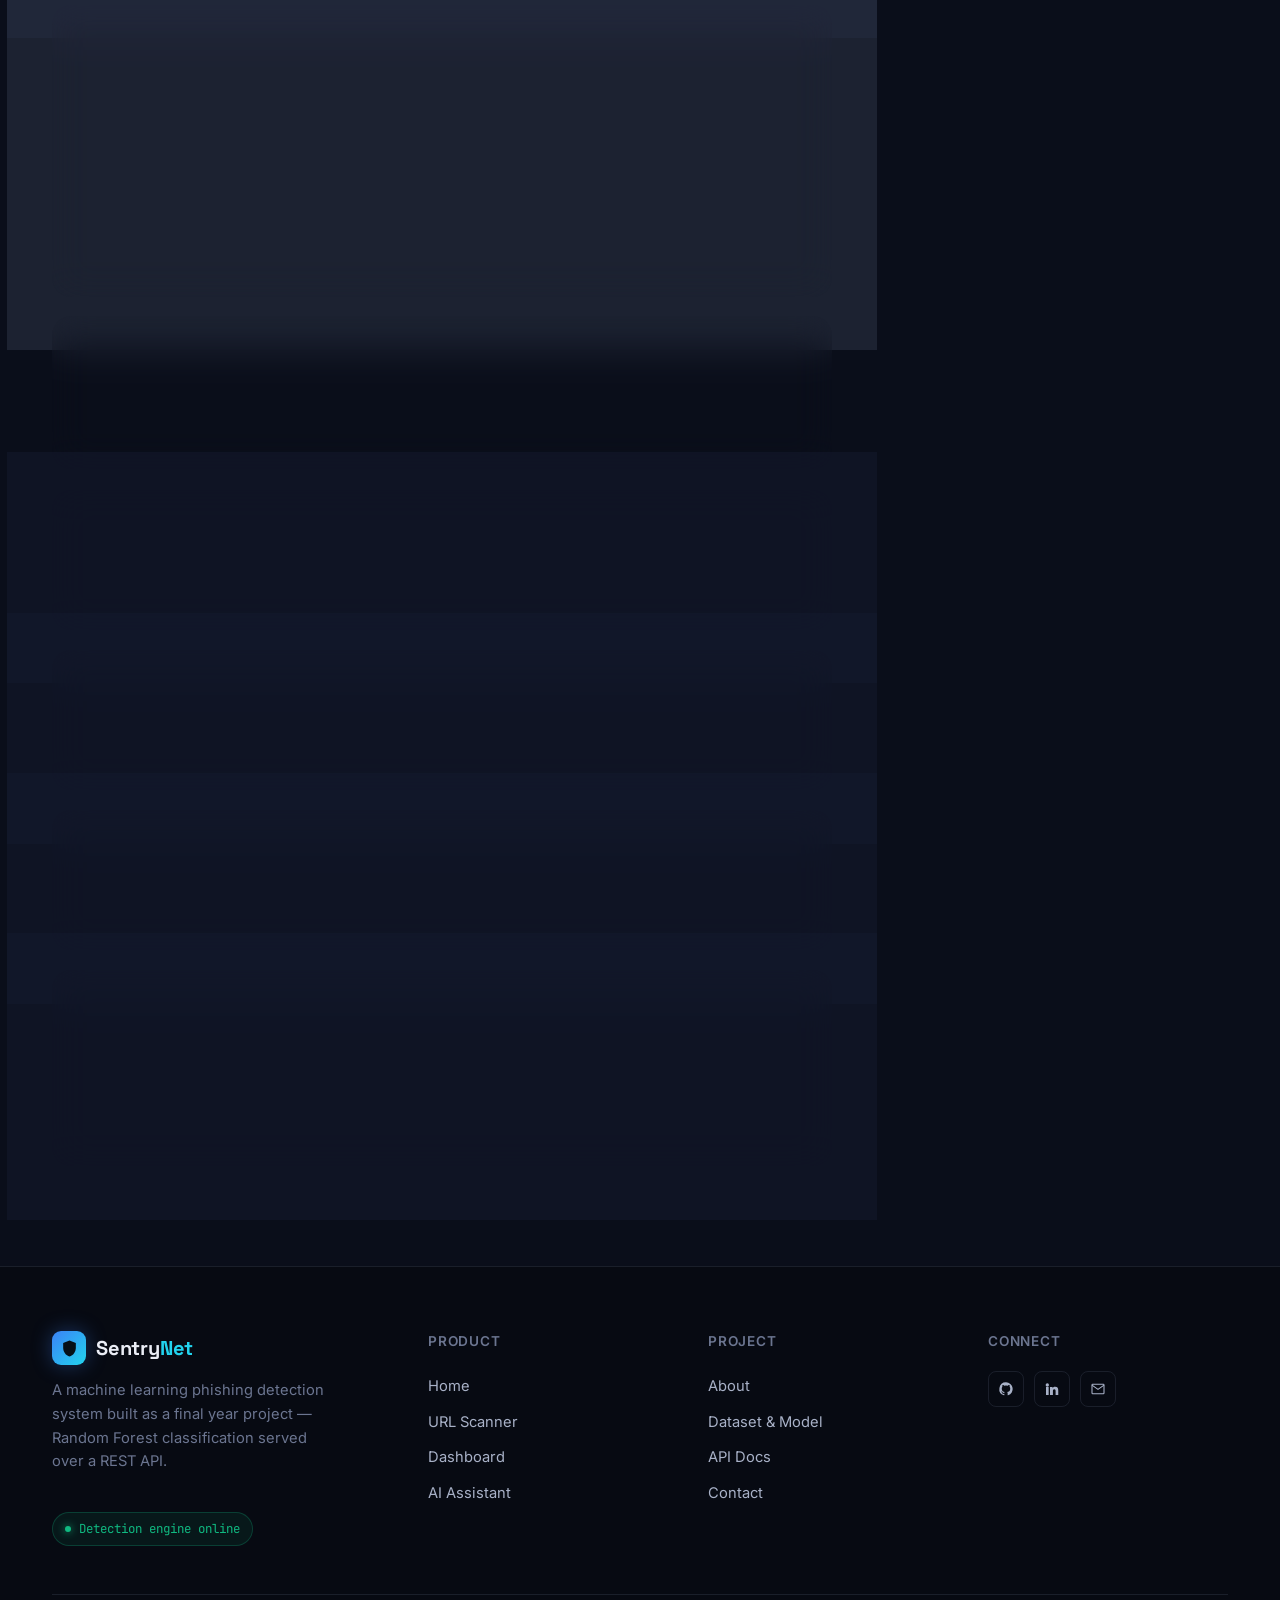
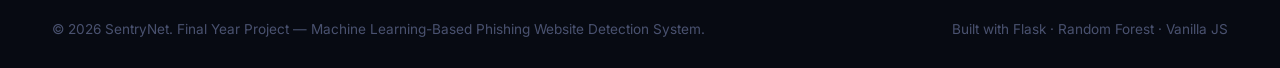
<file: phishing-detector/frontend/scanner.html>
<!DOCTYPE html>
<html lang="en">
<head>
<meta charset="UTF-8">
<script>
  // Applied before first paint to avoid a flash of the wrong theme.
  (function () {
    try {
      if (localStorage.getItem('sentrynet_theme') === 'light') {
        document.documentElement.setAttribute('data-theme', 'light');
      }
    } catch (e) { /* storage unavailable (private browsing, etc) */ }
  })();
</script>
<meta name="viewport" content="width=device-width, initial-scale=1.0">
<title>URL Scanner — SentryNet</title>
<meta name="description" content="Paste a URL to analyse it with SentryNet's machine learning phishing detection engine.">
<link rel="stylesheet" href="css/main.css">
<link rel="stylesheet" href="css/scanner.css">
</head>
<body>

<!-- ============ PAGE LOADER ============ -->
<div class="page-loader" id="pageLoader">
  <div class="loader-mark">
    <svg viewBox="0 0 24 24" fill="none"><path d="M12 2L4 5v6c0 5.2 3.4 9.9 8 11 4.6-1.1 8-5.8 8-11V5l-8-3z" fill="currentColor"/></svg>
  </div>
  <div class="loader-ring-outer"></div>
</div>

<!-- ============ NAVBAR ============ -->
<header class="navbar">
  <div class="container nav-inner">
    <a href="index.html" class="brand">
      <span class="brand-mark">
        <svg viewBox="0 0 24 24" fill="none"><path d="M12 2L4 5v6c0 5.2 3.4 9.9 8 11 4.6-1.1 8-5.8 8-11V5l-8-3z" fill="currentColor"/><path d="M9.5 12l1.8 1.8L15 10" stroke="#0A0E1A" stroke-width="1.6" stroke-linecap="round" stroke-linejoin="round"/></svg>
      </span>
      <span class="brand-name">Sentry<span>Net</span></span>
    </a>

    <nav class="nav-links">
      <a href="index.html">Home</a>
      <a href="scanner.html" class="active">URL Scanner</a>
      <a href="dashboard.html">Dashboard</a>
      <a href="assistant.html">AI Assistant</a>
      <a href="about.html">About</a>
      <a href="contact.html">Contact</a>
    </nav>

    <div class="nav-cta">
      <a href="about.html" class="btn btn-ghost btn-sm">Learn More</a>
      <a href="scanner.html" class="btn btn-primary btn-sm">
        <svg viewBox="0 0 24 24" fill="none"><path d="M11 4a7 7 0 104.6 12.3l4.05 4.05a1 1 0 001.42-1.42l-4.05-4.05A7 7 0 0011 4z" stroke="currentColor" stroke-width="1.8" stroke-linecap="round" stroke-linejoin="round"/></svg>
        Scan URL
      </a>
    </div>

        <button class="theme-toggle" id="themeToggle" aria-label="Toggle dark and light mode">
      <svg class="icon-moon" viewBox="0 0 24 24" fill="none"><path d="M21 12.79A9 9 0 1111.21 3 7 7 0 0021 12.79z" stroke="currentColor" stroke-width="1.7" stroke-linecap="round" stroke-linejoin="round"/></svg>
      <svg class="icon-sun" viewBox="0 0 24 24" fill="none"><circle cx="12" cy="12" r="4.5" stroke="currentColor" stroke-width="1.7"/><path d="M12 2v2.5M12 19.5V22M4.2 4.2l1.8 1.8M18 18l1.8 1.8M2 12h2.5M19.5 12H22M4.2 19.8L6 18M18 6l1.8-1.8" stroke="currentColor" stroke-width="1.7" stroke-linecap="round"/></svg>
    </button>
    <button class="nav-toggle" aria-label="Toggle menu"><span></span><span></span><span></span></button>
  </div>
</header>

<main>
  <section class="scan-hero">
    <div class="container">
      <div class="scan-head reveal">
        <span class="eyebrow">URL Scanner</span>
        <h1>Analyse a link before you trust it</h1>
        <p>Paste any URL below. SentryNet extracts its features and runs them through the Random Forest engine to return a verdict, a confidence score, and the signals behind it.</p>
      </div>

      <!-- ============ SCANNER CARD ============ -->
      <div class="scan-card glass reveal">
        <label for="urlInput" class="scan-label">Website URL</label>

        <div class="scan-input-row">
          <div class="scan-input-wrap">
            <svg class="scan-input-icon" viewBox="0 0 24 24" fill="none"><path d="M11 4a7 7 0 104.6 12.3l4.05 4.05a1 1 0 001.42-1.42l-4.05-4.05A7 7 0 0011 4z" stroke="currentColor" stroke-width="1.7" stroke-linecap="round" stroke-linejoin="round"/></svg>
            <input
              type="text"
              id="urlInput"
              class="scan-input"
              placeholder="https://example.com"
              autocomplete="off"
              spellcheck="false"
            >
            <button class="scan-clear-icon" id="clearIconBtn" aria-label="Clear input" hidden>
              <svg viewBox="0 0 24 24" fill="none"><path d="M6 6l12 12M18 6L6 18" stroke="currentColor" stroke-width="1.8" stroke-linecap="round"/></svg>
            </button>
          </div>
        </div>

        <p class="scan-error" id="scanError" hidden></p>

        <div class="scan-actions">
          <button class="btn btn-primary" id="analyseBtn">
            <svg viewBox="0 0 24 24" fill="none"><path d="M11 4a7 7 0 104.6 12.3l4.05 4.05a1 1 0 001.42-1.42l-4.05-4.05A7 7 0 0011 4z" stroke="currentColor" stroke-width="1.8" stroke-linecap="round" stroke-linejoin="round"/></svg>
            <span>Analyse URL</span>
          </button>
          <button class="btn btn-ghost" id="pasteBtn">
            <svg viewBox="0 0 24 24" fill="none"><rect x="7" y="4" width="10" height="4" rx="1" stroke="currentColor" stroke-width="1.6"/><path d="M8 4H6a1 1 0 00-1 1v14a1 1 0 001 1h12a1 1 0 001-1V5a1 1 0 00-1-1h-2" stroke="currentColor" stroke-width="1.6" stroke-linecap="round" stroke-linejoin="round"/><path d="M9 12h6M9 16h6" stroke="currentColor" stroke-width="1.6" stroke-linecap="round"/></svg>
            Paste URL
          </button>
          <button class="btn btn-ghost" id="clearBtn">
            <svg viewBox="0 0 24 24" fill="none"><path d="M3 6h18M8 6V4a1 1 0 011-1h6a1 1 0 011 1v2m2 0v14a1 1 0 01-1 1H7a1 1 0 01-1-1V6h12z" stroke="currentColor" stroke-width="1.6" stroke-linecap="round" stroke-linejoin="round"/></svg>
            Clear
          </button>
        </div>

        <div class="scan-examples">
          <span>Try:</span>
          <button class="scan-chip-btn" data-url="https://www.wikipedia.org">wikipedia.org</button>
          <button class="scan-chip-btn" data-url="http://secure-paypal-login-verify.tk/account">suspicious sample</button>
          <button class="scan-chip-btn" data-url="https://accounts.google.com">accounts.google.com</button>
        </div>
      </div>

      <!-- ============ LOADING STATE ============ -->
      <div class="scan-loading glass" id="loadingPanel" hidden>
        <div class="loader-ring"></div>
        <div class="loader-copy">
          <p class="loader-title" id="loaderTitle">Analysing URL…</p>
          <p class="loader-step" id="loaderStep">Extracting lexical features</p>
        </div>
      </div>

      <!-- ============ RESULTS PANEL ============ -->
      <div class="scan-result" id="resultPanel" hidden>

        <div class="print-report-header" id="printReportHeader">
          <h1>SentryNet — Phishing Detection Report</h1>
          <p id="printReportMeta"></p>
        </div>

        <div class="result-summary glass" id="resultSummary">
          <div class="result-verdict">
            <img class="result-favicon" id="resultFavicon" alt="" hidden>
            <div class="verdict-text">
              <span class="chip" id="resultChip">SAFE</span>
              <h2 id="resultHeadline">This link looks safe</h2>
              <p id="resultSub">No phishing indicators were found in the URL structure or host.</p>
              <p class="result-target" id="resultUrl"></p>
            </div>
          </div>

          <div class="result-actions">
            <button class="btn btn-ghost btn-sm" id="newScanBtn">
              <svg viewBox="0 0 24 24" fill="none"><path d="M11 4a7 7 0 104.6 12.3l4.05 4.05a1 1 0 001.42-1.42l-4.05-4.05A7 7 0 0011 4z" stroke="currentColor" stroke-width="1.8" stroke-linecap="round" stroke-linejoin="round"/></svg>
              Scan another URL
            </button>
            <button class="btn btn-ghost btn-sm" id="copyReportBtn">
              <svg viewBox="0 0 24 24" fill="none"><rect x="7" y="4" width="10" height="4" rx="1" stroke="currentColor" stroke-width="1.6"/><path d="M8 4H6a1 1 0 00-1 1v14a1 1 0 001 1h12a1 1 0 001-1V5a1 1 0 00-1-1h-2" stroke="currentColor" stroke-width="1.6" stroke-linecap="round" stroke-linejoin="round"/></svg>
              Copy report
            </button>
            <button class="btn btn-ghost btn-sm" id="printReportBtn">
              <svg viewBox="0 0 24 24" fill="none"><path d="M6 9V3h12v6M6 18H4a1 1 0 01-1-1v-6a1 1 0 011-1h16a1 1 0 011 1v6a1 1 0 01-1 1h-2M6 14h12v7H6z" stroke="currentColor" stroke-width="1.6" stroke-linecap="round" stroke-linejoin="round"/></svg>
              Download report (PDF)
            </button>
          </div>
        </div>

        <!-- ============ THREAT METER ============ -->
        <div class="threat-meter glass">
          <div class="meter-head">
            <div>
              <h3>Threat meter</h3>
              <p>Composite risk position from the classifier's output probability.</p>
            </div>
            <span class="chip" id="meterLevelChip">LOW</span>
          </div>

          <div class="meter-gauge-wrap">
            <svg viewBox="0 0 220 132" class="meter-gauge">
              <path d="M20,120 A90,90 0 0,1 46.36,56.36" class="meter-zone zone-low"/>
              <path d="M46.36,56.36 A90,90 0 0,1 110,30" class="meter-zone zone-medium"/>
              <path d="M110,30 A90,90 0 0,1 173.64,56.36" class="meter-zone zone-high"/>
              <path d="M173.64,56.36 A90,90 0 0,1 200,120" class="meter-zone zone-critical"/>
              <g id="meterNeedle" class="meter-needle">
                <line x1="110" y1="120" x2="110" y2="42" class="needle-line"/>
                <circle cx="110" cy="120" r="9" class="needle-hub"/>
              </g>
            </svg>
            <div class="meter-readout">
              <strong id="meterRiskValue">0%</strong>
              <span>risk score</span>
            </div>
          </div>

          <div class="meter-scale">
            <span class="scale-low">Low</span>
            <span class="scale-medium">Medium</span>
            <span class="scale-high">High</span>
            <span class="scale-critical">Critical</span>
          </div>
        </div>

        <!-- ============ STATS GRID ============ -->
        <div class="stats-grid glass">
          <div class="stat-tile">
            <span class="stat-label">Status</span>
            <strong class="stat-value" id="statStatus">Safe</strong>
          </div>
          <div class="stat-tile">
            <span class="stat-label">Threat level</span>
            <strong class="stat-value" id="statThreatLevel">Low</strong>
          </div>
          <div class="stat-tile">
            <span class="stat-label">Risk score</span>
            <strong class="stat-value" id="statRiskScore">0%</strong>
          </div>
          <div class="stat-tile">
            <span class="stat-label">Confidence score</span>
            <strong class="stat-value" id="statConfidence">0%</strong>
          </div>
          <div class="stat-tile">
            <span class="stat-label">Security score</span>
            <strong class="stat-value" id="statSecurity">0<span class="stat-unit">/100</span></strong>
          </div>
          <div class="stat-tile">
            <span class="stat-label">Response time</span>
            <strong class="stat-value" id="statResponseTime">0<span class="stat-unit">ms</span></strong>
          </div>
          <div class="stat-tile stat-tile-wide">
            <span class="stat-label">Prediction timestamp</span>
            <strong class="stat-value stat-value-sm" id="statTimestamp">—</strong>
          </div>
        </div>

        <!-- ============ OFFICIAL WEBSITE SUGGESTION ============ -->
        <div class="impersonation-banner glass" id="impersonationBanner" hidden>
          <div class="impersonation-icon">
            <svg viewBox="0 0 24 24" fill="none"><path d="M12 9v4m0 4h.01M10.3 3.86L1.82 18a2 2 0 001.71 3h16.94a2 2 0 001.71-3L14.7 3.86a2 2 0 00-3.4 0z" stroke="currentColor" stroke-width="1.8" stroke-linecap="round" stroke-linejoin="round"/></svg>
          </div>
          <div class="impersonation-body">
            <span class="chip chip-danger">Possible impersonation detected</span>
            <p id="impersonationText">This domain closely resembles a known brand.</p>
            <div class="impersonation-official">
              <span>Official website</span>
              <a href="#" target="_blank" rel="noopener noreferrer" id="impersonationLink"></a>
            </div>
          </div>
        </div>

        <!-- ============ WHY THIS WEBSITE IS RISKY ============ -->
        <div class="risk-reasons glass" id="riskReasonsCard">
          <h3 id="riskReasonsTitle">Why this website is risky</h3>
          <p class="result-details-sub" id="riskReasonsSub">Specific signals that shaped this verdict — not just a label.</p>
          <ul class="reasons-list" id="reasonsList"></ul>
        </div>

        <!-- ============ URL BREAKDOWN ============ -->
        <div class="url-breakdown glass">
          <h3>URL breakdown</h3>
          <p class="result-details-sub">Each section of the address, inspected on its own.</p>
          <div class="breakdown-list" id="breakdownList"></div>
        </div>

        <div class="result-details glass">
          <h3>Signal breakdown</h3>
          <p class="result-details-sub">Individual features fed into the Random Forest model for this URL.</p>
          <div class="signal-list" id="signalList"></div>
        </div>

        <!-- ============ DEVELOPER MODE ============ -->
        <div class="dev-mode-card glass">
          <div class="dev-mode-head">
            <div>
              <h3>Developer mode</h3>
              <p class="result-details-sub">Full technical analysis behind this prediction — every value the model saw.</p>
            </div>
            <button class="btn btn-ghost btn-sm" id="devModeToggle">
              <svg viewBox="0 0 24 24" fill="none"><path d="M8 9l-4 3 4 3M16 9l4 3-4 3M13 6l-2 12" stroke="currentColor" stroke-width="1.7" stroke-linecap="round" stroke-linejoin="round"/></svg>
              <span id="devModeToggleLabel">Show Technical Analysis</span>
            </button>
          </div>

          <div class="dev-mode-panel" id="devModePanel" hidden>
            <div class="dev-grid" id="devGrid"></div>
          </div>
        </div>
      </div>

      <!-- ============ RECENT SCANS ============ -->
      <div class="scan-history" id="historySection" hidden>
        <h3>Recent scans</h3>
        <div class="history-list" id="historyList"></div>
      </div>

    </div>
  </section>
</main>

<!-- ============ FOOTER ============ -->
<footer class="footer">
  <div class="container">
    <div class="footer-grid">
      <div class="footer-brand">
        <a href="index.html" class="brand">
          <span class="brand-mark">
            <svg viewBox="0 0 24 24" fill="none"><path d="M12 2L4 5v6c0 5.2 3.4 9.9 8 11 4.6-1.1 8-5.8 8-11V5l-8-3z" fill="currentColor"/></svg>
          </span>
          <span class="brand-name">Sentry<span>Net</span></span>
        </a>
        <p>A machine learning phishing detection system built as a final year project — Random Forest classification served over a REST API.</p>
        <span class="footer-status">Detection engine online</span>
      </div>

      <div class="footer-col">
        <h4>Product</h4>
        <a href="index.html">Home</a>
        <a href="scanner.html">URL Scanner</a>
        <a href="dashboard.html">Dashboard</a>
        <a href="assistant.html">AI Assistant</a>
      </div>

      <div class="footer-col">
        <h4>Project</h4>
        <a href="about.html">About</a>
        <a href="about.html#dataset">Dataset &amp; Model</a>
        <a href="about.html#api">API Docs</a>
        <a href="contact.html">Contact</a>
      </div>

      <div class="footer-col">
        <h4>Connect</h4>
        <div class="footer-social">
          <a href="#" aria-label="GitHub"><svg viewBox="0 0 24 24" fill="none"><path d="M12 2a10 10 0 00-3.16 19.49c.5.09.68-.22.68-.48v-1.7c-2.78.6-3.37-1.34-3.37-1.34-.46-1.16-1.11-1.47-1.11-1.47-.9-.62.07-.6.07-.6 1 .07 1.53 1.03 1.53 1.03.9 1.52 2.34 1.08 2.91.83.09-.65.35-1.08.63-1.33-2.22-.25-4.56-1.11-4.56-4.94 0-1.09.39-1.98 1.03-2.68-.1-.25-.45-1.27.1-2.65 0 0 .84-.27 2.75 1.02a9.4 9.4 0 015 0c1.9-1.3 2.75-1.02 2.75-1.02.55 1.38.2 2.4.1 2.65.64.7 1.03 1.6 1.03 2.68 0 3.84-2.35 4.68-4.58 4.93.36.31.68.92.68 1.85v2.75c0 .27.18.58.69.48A10 10 0 0012 2z" fill="currentColor"/></svg></a>
          <a href="#" aria-label="LinkedIn"><svg viewBox="0 0 24 24" fill="none"><path d="M4.98 3.5a2.5 2.5 0 11-.02 5 2.5 2.5 0 01.02-5zM3 9h4v12H3zM9 9h3.8v1.7h.05c.53-.98 1.83-2 3.77-2 4.03 0 4.78 2.5 4.78 5.75V21h-4v-5.6c0-1.34-.02-3.06-1.86-3.06-1.87 0-2.16 1.45-2.16 2.96V21H9z" fill="currentColor"/></svg></a>
          <a href="#" aria-label="Email"><svg viewBox="0 0 24 24" fill="none"><path d="M4 5h16a1 1 0 011 1v12a1 1 0 01-1 1H4a1 1 0 01-1-1V6a1 1 0 011-1z" stroke="currentColor" stroke-width="1.6"/><path d="M3.5 6.5l8.5 6 8.5-6" stroke="currentColor" stroke-width="1.6" stroke-linecap="round" stroke-linejoin="round"/></svg></a>
        </div>
      </div>
    </div>

    <div class="footer-bottom">
      <span>© 2026 SentryNet. Final Year Project — Machine Learning-Based Phishing Website Detection System.</span>
      <span>Built with Flask · Random Forest · Vanilla JS</span>
    </div>
  </div>
</footer>

<script src="js/main.js"></script>
<script src="js/trusted-domains.js"></script>
<script src="js/api.js"></script>
<script src="js/scanner.js"></script>
</body>
</html>
</file>
<file: phishing-detector/frontend/css/main.css>
/* ============================================================
   SENTRYNET — Core Design System
   Phishing Website Detection System
   ============================================================ */

@import url('https://fonts.googleapis.com/css2?family=Space+Grotesk:wght@500;600;700&family=Inter:wght@400;500;600;700&family=JetBrains+Mono:wght@400;500;600&display=swap');

:root {
  /* ---- Color: base ---- */
  --bg-void:        #070A12;
  --bg-base:        #0A0E1A;
  --bg-raised:      #0F1524;
  --bg-surface:     #141B2E;
  --surface-glass:  rgba(20, 27, 46, 0.55);
  --surface-glass-hi: rgba(30, 39, 63, 0.65);
  --border-soft:    rgba(139, 155, 191, 0.14);
  --border-hi:      rgba(139, 155, 191, 0.28);

  /* ---- Color: accents ---- */
  --blue:       #3B82F6;
  --blue-dim:   #2563EB;
  --blue-glow:  rgba(59, 130, 246, 0.35);
  --cyan:       #22D3EE;
  --cyan-dim:   #0EA5C4;

  --green:      #10B981;
  --green-glow: rgba(16, 185, 129, 0.35);
  --orange:     #F59E0B;
  --orange-glow: rgba(245, 158, 11, 0.35);
  --red:        #EF4444;
  --red-glow:   rgba(239, 68, 68, 0.35);

  /* ---- Color: text ---- */
  --text-primary:   #EAEDF5;
  --text-secondary: #A8B1C7;
  --text-muted:     #6B7590;
  --text-dim:       #4A5270;

  /* ---- Type ---- */
  --font-display: 'Space Grotesk', 'Inter', sans-serif;
  --font-body:    'Inter', sans-serif;
  --font-mono:    'JetBrains Mono', monospace;

  /* ---- Layout ---- */
  --radius-sm: 8px;
  --radius-md: 14px;
  --radius-lg: 20px;
  --radius-xl: 28px;
  --container: 1240px;

  /* ---- Shadow ---- */
  --shadow-soft: 0 8px 30px rgba(0, 0, 0, 0.35);
  --shadow-deep: 0 20px 60px rgba(0, 0, 0, 0.5);
  --shadow-glow-blue: 0 0 40px rgba(59, 130, 246, 0.18);
}

/* ============================================================
   Light theme — same variable names, swapped values. Toggled via
   [data-theme="light"] on <html> (see js/main.js themeToggle logic).
   Every component in this project reads colors through these
   variables, so no component-level CSS needs a light-mode override.
   ============================================================ */
[data-theme="light"] {
  --bg-void:        #F3F5FA;
  --bg-base:        #FAFBFD;
  --bg-raised:      #FFFFFF;
  --bg-surface:     #F0F3F9;
  --surface-glass:  rgba(255, 255, 255, 0.7);
  --surface-glass-hi: rgba(255, 255, 255, 0.9);
  --border-soft:    rgba(15, 23, 42, 0.09);
  --border-hi:      rgba(15, 23, 42, 0.18);

  --text-primary:   #101828;
  --text-secondary: #3E4759;
  --text-muted:     #667085;
  --text-dim:       #98A2B3;

  --shadow-soft: 0 8px 30px rgba(15, 23, 42, 0.08);
  --shadow-deep: 0 20px 60px rgba(15, 23, 42, 0.14);
}

/* ---- Reset ---- */
* { margin: 0; padding: 0; box-sizing: border-box; }

html { scroll-behavior: smooth; }

body {
  background: var(--bg-base);
  color: var(--text-primary);
  font-family: var(--font-body);
  line-height: 1.6;
  min-height: 100vh;
  overflow-x: hidden;
  transition: background-color 0.35s ease, color 0.35s ease;
}

/* Ambient background grid + glow, sits behind everything */
body::before {
  content: '';
  position: fixed;
  inset: 0;
  z-index: -2;
  background-image:
    linear-gradient(rgba(139, 155, 191, 0.05) 1px, transparent 1px),
    linear-gradient(90deg, rgba(139, 155, 191, 0.05) 1px, transparent 1px);
  background-size: 48px 48px;
  mask-image: radial-gradient(ellipse 80% 60% at 50% 0%, #000 40%, transparent 100%);
}

body::after {
  content: '';
  position: fixed;
  top: -10%;
  left: 50%;
  transform: translateX(-50%);
  width: 900px;
  height: 900px;
  z-index: -3;
  background: radial-gradient(circle, var(--blue-glow) 0%, transparent 65%);
  opacity: 0.35;
  pointer-events: none;
}

a { color: inherit; text-decoration: none; }
ul { list-style: none; }
img, svg { display: block; max-width: 100%; }
button { font-family: inherit; cursor: pointer; border: none; background: none; color: inherit; }
input, textarea { font-family: inherit; }

::selection { background: var(--blue-glow); color: #fff; }

/* ---- Scrollbar ---- */
::-webkit-scrollbar { width: 10px; }
::-webkit-scrollbar-track { background: var(--bg-void); }
::-webkit-scrollbar-thumb { background: var(--border-hi); border-radius: 10px; }
::-webkit-scrollbar-thumb:hover { background: var(--text-dim); }

/* ---- Focus visibility ---- */
a:focus-visible, button:focus-visible, input:focus-visible, textarea:focus-visible {
  outline: 2px solid var(--cyan);
  outline-offset: 2px;
  border-radius: 4px;
}

/* ---- Reduced motion ---- */
@media (prefers-reduced-motion: reduce) {
  *, *::before, *::after {
    animation-duration: 0.01ms !important;
    animation-iteration-count: 1 !important;
    transition-duration: 0.01ms !important;
    scroll-behavior: auto !important;
  }
}

/* ============================================================
   Toast notifications (used for dangerous-URL alerts, etc)
   ============================================================ */
.toast-container {
  position: fixed;
  bottom: 24px;
  right: 24px;
  z-index: 10000;
  display: flex;
  flex-direction: column;
  gap: 10px;
  max-width: min(380px, calc(100vw - 32px));
}

.toast {
  display: flex;
  align-items: flex-start;
  gap: 12px;
  padding: 14px 16px;
  border-radius: var(--radius-md);
  background: var(--surface-glass-hi);
  backdrop-filter: blur(18px);
  -webkit-backdrop-filter: blur(18px);
  border: 1px solid var(--border-hi);
  box-shadow: var(--shadow-deep);
  animation: toast-in 0.35s cubic-bezier(.34,1.4,.64,1);
}
.toast.toast-leaving { animation: toast-out 0.3s ease forwards; }

.toast-icon {
  width: 30px; height: 30px;
  border-radius: 8px;
  display: flex; align-items: center; justify-content: center;
  flex-shrink: 0;
}
.toast-icon svg { width: 15px; height: 15px; }
.toast-danger .toast-icon { background: rgba(239,68,68,0.14); color: var(--red); }
.toast-warn .toast-icon   { background: rgba(245,158,11,0.14); color: var(--orange); }
.toast-safe .toast-icon   { background: rgba(16,185,129,0.14); color: var(--green); }

.toast-body { flex: 1; }
.toast-title { font-size: 0.86rem; font-weight: 600; color: var(--text-primary); }
.toast-msg { font-size: 0.8rem; color: var(--text-muted); margin-top: 2px; }
.toast-close { flex-shrink: 0; color: var(--text-dim); padding: 2px; }
.toast-close svg { width: 14px; height: 14px; }

@keyframes toast-in {
  from { opacity: 0; transform: translateX(30px); }
  to { opacity: 1; transform: translateX(0); }
}
@keyframes toast-out {
  to { opacity: 0; transform: translateX(30px); }
}

@media (max-width: 500px) {
  .toast-container { left: 16px; right: 16px; bottom: 16px; max-width: none; }
}

/* ============================================================
   Page loader (splash screen shown briefly on load)
   ============================================================ */
.page-loader {
  position: fixed;
  inset: 0;
  z-index: 9999;
  display: flex;
  align-items: center;
  justify-content: center;
  background: var(--bg-base);
  transition: opacity 0.5s ease, visibility 0.5s ease;
}
.page-loader.loader-hidden { opacity: 0; visibility: hidden; pointer-events: none; }

.loader-mark {
  position: relative;
  z-index: 1;
  width: 52px; height: 52px;
  border-radius: 14px;
  background: linear-gradient(135deg, var(--blue), var(--cyan));
  display: flex; align-items: center; justify-content: center;
  box-shadow: 0 0 40px var(--blue-glow);
  animation: loader-pulse 1.4s ease-in-out infinite;
}
.loader-mark svg { width: 28px; height: 28px; color: #061018; }

.loader-ring-outer {
  position: absolute;
  width: 88px; height: 88px;
  border-radius: 50%;
  border: 2px solid var(--border-soft);
  border-top-color: var(--cyan);
  animation: spin 1s linear infinite;
}

@keyframes loader-pulse {
  0%, 100% { transform: scale(1); }
  50% { transform: scale(1.08); }
}

/* ============================================================
   Typography utility
   ============================================================ */
.eyebrow {
  font-family: var(--font-mono);
  font-size: 0.75rem;
  letter-spacing: 0.14em;
  text-transform: uppercase;
  color: var(--cyan);
  display: inline-flex;
  align-items: center;
  gap: 8px;
}

.eyebrow::before {
  content: '';
  width: 6px;
  height: 6px;
  border-radius: 50%;
  background: var(--cyan);
  box-shadow: 0 0 8px var(--cyan);
}

h1, h2, h3, h4 { font-family: var(--font-display); font-weight: 600; letter-spacing: -0.01em; }

.container {
  max-width: var(--container);
  margin: 0 auto;
  padding: 0 32px;
}

/* ============================================================
   Glass card primitive
   ============================================================ */
.glass {
  background: var(--surface-glass);
  backdrop-filter: blur(18px);
  -webkit-backdrop-filter: blur(18px);
  border: 1px solid var(--border-soft);
  border-radius: var(--radius-lg);
  box-shadow: var(--shadow-soft);
}

/* ============================================================
   Buttons
   ============================================================ */
.btn {
  display: inline-flex;
  align-items: center;
  justify-content: center;
  gap: 10px;
  font-family: var(--font-body);
  font-weight: 600;
  font-size: 0.95rem;
  padding: 14px 28px;
  border-radius: var(--radius-md);
  transition: transform 0.2s ease, box-shadow 0.2s ease, background 0.2s ease, border-color 0.2s ease;
  white-space: nowrap;
}

.btn-primary {
  background: linear-gradient(135deg, var(--blue) 0%, var(--cyan-dim) 100%);
  color: #fff;
  box-shadow: 0 4px 20px var(--blue-glow);
}
.btn-primary:hover { transform: translateY(-2px); box-shadow: 0 8px 30px var(--blue-glow); }
.btn-primary:active { transform: translateY(0); }

.btn-ghost {
  background: rgba(255,255,255,0.03);
  border: 1px solid var(--border-hi);
  color: var(--text-primary);
}
.btn-ghost:hover { background: rgba(255,255,255,0.07); border-color: var(--text-muted); transform: translateY(-2px); }

.btn-sm { padding: 10px 18px; font-size: 0.85rem; }
.btn-block { width: 100%; }

.btn svg { width: 18px; height: 18px; flex-shrink: 0; }

/* ============================================================
   Navigation
   ============================================================ */
.navbar {
  position: fixed;
  top: 0; left: 0; right: 0;
  z-index: 100;
  padding: 18px 0;
  transition: background 0.3s ease, border-color 0.3s ease, padding 0.3s ease;
  border-bottom: 1px solid transparent;
}

.navbar.scrolled {
  background: rgba(7, 10, 18, 0.82);
  backdrop-filter: blur(16px);
  -webkit-backdrop-filter: blur(16px);
  border-bottom-color: var(--border-soft);
  padding: 12px 0;
}

.nav-inner {
  display: flex;
  align-items: center;
  justify-content: space-between;
  gap: 24px;
}

.brand {
  display: flex;
  align-items: center;
  gap: 10px;
  font-family: var(--font-display);
  font-weight: 700;
  font-size: 1.25rem;
  letter-spacing: -0.01em;
}

.brand-mark {
  width: 34px; height: 34px;
  border-radius: 9px;
  background: linear-gradient(135deg, var(--blue), var(--cyan));
  display: flex; align-items: center; justify-content: center;
  box-shadow: 0 0 20px var(--blue-glow);
  flex-shrink: 0;
}
.brand-mark svg { width: 19px; height: 19px; color: #061018; }

.brand-name span { color: var(--cyan); }

.nav-links {
  display: flex;
  align-items: center;
  gap: 4px;
}

.nav-links a {
  position: relative;
  padding: 9px 16px;
  font-size: 0.92rem;
  font-weight: 500;
  color: var(--text-secondary);
  border-radius: var(--radius-sm);
  transition: color 0.2s ease, background 0.2s ease;
}

.nav-links a:hover { color: var(--text-primary); background: rgba(255,255,255,0.04); }

.nav-links a.active { color: var(--text-primary); }
.nav-links a.active::after {
  content: '';
  position: absolute;
  left: 16px; right: 16px; bottom: 2px;
  height: 2px;
  border-radius: 2px;
  background: linear-gradient(90deg, var(--blue), var(--cyan));
}

.nav-cta { display: flex; align-items: center; gap: 12px; }

.theme-toggle {
  width: 38px; height: 38px;
  border-radius: 10px;
  border: 1px solid var(--border-soft);
  background: rgba(255,255,255,0.03);
  display: flex; align-items: center; justify-content: center;
  flex-shrink: 0;
  transition: border-color 0.2s ease, background 0.2s ease, transform 0.2s ease;
}
.theme-toggle:hover { border-color: var(--border-hi); transform: translateY(-1px); }
.theme-toggle svg { width: 17px; height: 17px; color: var(--text-secondary); }
.theme-toggle .icon-sun { display: none; }
[data-theme="light"] .theme-toggle .icon-moon { display: none; }
[data-theme="light"] .theme-toggle .icon-sun { display: block; }

.nav-toggle {
  display: none;
  flex-direction: column;
  gap: 5px;
  padding: 8px;
}
.nav-toggle span {
  width: 22px; height: 2px;
  background: var(--text-primary);
  border-radius: 2px;
  transition: transform 0.25s ease, opacity 0.25s ease;
}
.nav-toggle.open span:nth-child(1) { transform: translateY(7px) rotate(45deg); }
.nav-toggle.open span:nth-child(2) { opacity: 0; }
.nav-toggle.open span:nth-child(3) { transform: translateY(-7px) rotate(-45deg); }

@media (max-width: 900px) {
  .nav-links {
    position: fixed;
    top: 64px; left: 16px; right: 16px;
    flex-direction: column;
    align-items: stretch;
    background: rgba(10, 14, 26, 0.97);
    border: 1px solid var(--border-soft);
    border-radius: var(--radius-lg);
    padding: 10px;
    gap: 2px;
    transform: translateY(-12px);
    opacity: 0;
    pointer-events: none;
    transition: transform 0.25s ease, opacity 0.25s ease;
    box-shadow: var(--shadow-deep);
  }
  .nav-links.open { transform: translateY(0); opacity: 1; pointer-events: auto; }
  .nav-links a { padding: 13px 16px; }
  .nav-toggle { display: flex; }
  .nav-cta .btn-ghost { display: none; }
}

@media (max-width: 480px) {
  .container { padding: 0 18px; }
  .nav-cta .btn-primary { display: none; }
}

/* ============================================================
   Section rhythm
   ============================================================ */
section { position: relative; padding: 110px 0; }
@media (max-width: 700px) { section { padding: 72px 0; } }

.section-head {
  max-width: 640px;
  margin: 0 0 56px;
}
.section-head h2 {
  font-size: clamp(1.9rem, 3.2vw, 2.6rem);
  margin: 14px 0 16px;
}
.section-head p { color: var(--text-secondary); font-size: 1.05rem; }
.section-head.center { margin-left: auto; margin-right: auto; text-align: center; }

/* ============================================================
   Footer
   ============================================================ */
.footer {
  border-top: 1px solid var(--border-soft);
  padding: 64px 0 28px;
  background: var(--bg-void);
}

.footer-grid {
  display: grid;
  grid-template-columns: 1.4fr 1fr 1fr 1fr;
  gap: 40px;
  padding-bottom: 48px;
}

.footer-brand p {
  color: var(--text-muted);
  font-size: 0.92rem;
  margin: 14px 0 20px;
  max-width: 280px;
}

.footer-col h4 {
  font-family: var(--font-body);
  font-size: 0.85rem;
  letter-spacing: 0.06em;
  text-transform: uppercase;
  color: var(--text-muted);
  margin-bottom: 16px;
  font-weight: 600;
}

.footer-col a, .footer-col li {
  display: block;
  color: var(--text-secondary);
  font-size: 0.92rem;
  padding: 6px 0;
  transition: color 0.2s ease;
}
.footer-col a:hover { color: var(--cyan); }

.footer-status {
  display: inline-flex;
  align-items: center;
  gap: 8px;
  font-family: var(--font-mono);
  font-size: 0.78rem;
  color: var(--green);
  background: rgba(16, 185, 129, 0.08);
  border: 1px solid rgba(16, 185, 129, 0.25);
  padding: 6px 12px;
  border-radius: 20px;
  margin-top: 18px;
}
.footer-status::before {
  content: '';
  width: 6px; height: 6px;
  border-radius: 50%;
  background: var(--green);
  box-shadow: 0 0 8px var(--green);
  animation: pulse-dot 2s infinite;
}

.footer-social { display: flex; gap: 10px; margin-top: 18px; }
.footer-social a {
  width: 36px; height: 36px;
  display: flex; align-items: center; justify-content: center;
  border: 1px solid var(--border-soft);
  border-radius: var(--radius-sm);
}
.footer-social a:hover { border-color: var(--cyan); background: rgba(34, 211, 238, 0.06); }
.footer-social svg { width: 16px; height: 16px; }

.footer-bottom {
  border-top: 1px solid var(--border-soft);
  padding-top: 24px;
  display: flex;
  justify-content: space-between;
  align-items: center;
  flex-wrap: wrap;
  gap: 12px;
  font-size: 0.85rem;
  color: var(--text-dim);
}

@media (max-width: 800px) {
  .footer-grid { grid-template-columns: 1fr 1fr; }
}
@media (max-width: 520px) {
  .footer-grid { grid-template-columns: 1fr; }
}

/* ============================================================
   Shared keyframes
   ============================================================ */
@keyframes pulse-dot {
  0%, 100% { opacity: 1; }
  50% { opacity: 0.35; }
}

@keyframes float-y {
  0%, 100% { transform: translateY(0); }
  50% { transform: translateY(-10px); }
}

@keyframes fade-up {
  from { opacity: 0; transform: translateY(18px); }
  to { opacity: 1; transform: translateY(0); }
}

@keyframes spin {
  to { transform: rotate(360deg); }
}

.reveal {
  opacity: 0;
  transform: translateY(24px);
  transition: opacity 0.7s ease, transform 0.7s ease;
}
.reveal.in-view { opacity: 1; transform: translateY(0); }

/* ============================================================
   Badges / verdict chips (shared across pages)
   ============================================================ */
.chip {
  display: inline-flex;
  align-items: center;
  gap: 6px;
  font-family: var(--font-mono);
  font-size: 0.75rem;
  padding: 5px 11px;
  border-radius: 20px;
  font-weight: 500;
}
.chip-safe   { color: var(--green);  background: rgba(16,185,129,0.1);  border: 1px solid rgba(16,185,129,0.3); }
.chip-warn   { color: var(--orange); background: rgba(245,158,11,0.1);  border: 1px solid rgba(245,158,11,0.3); }
.chip-danger { color: var(--red);    background: rgba(239,68,68,0.1);   border: 1px solid rgba(239,68,68,0.3); }
.chip-neutral{ color: var(--cyan);   background: rgba(34,211,238,0.08); border: 1px solid rgba(34,211,238,0.25); }
</file>
<file: phishing-detector/frontend/css/home.css>
/* ============================================================
   HOME PAGE
   ============================================================ */

/* ---- Hero ---- */
.hero { padding: 168px 0 100px; }

.hero-grid {
  display: grid;
  grid-template-columns: 1.05fr 0.95fr;
  gap: 56px;
  align-items: center;
}

.hero-copy h1 {
  font-size: clamp(2.3rem, 4.4vw, 3.55rem);
  line-height: 1.12;
  margin: 18px 0 22px;
  background: linear-gradient(180deg, #fff 30%, var(--text-secondary) 100%);
  -webkit-background-clip: text;
  background-clip: text;
  color: transparent;
}

.hero-sub {
  color: var(--text-secondary);
  font-size: 1.08rem;
  max-width: 560px;
  margin-bottom: 34px;
}

.hero-actions { display: flex; gap: 14px; flex-wrap: wrap; margin-bottom: 52px; }

.hero-stats {
  display: flex;
  gap: 40px;
  flex-wrap: wrap;
  padding-top: 32px;
  border-top: 1px solid var(--border-soft);
}

.hero-stat strong {
  display: block;
  font-family: var(--font-display);
  font-size: 1.9rem;
  color: var(--text-primary);
}
.hero-stat strong span { color: var(--cyan); font-size: 1.1rem; }
.hero-stat p { color: var(--text-muted); font-size: 0.85rem; margin-top: 4px; }

/* ---- Hero visual: live scan console ---- */
.hero-visual { position: relative; }

.hero-glow {
  position: absolute;
  top: 10%; right: -10%;
  width: 340px; height: 340px;
  background: radial-gradient(circle, var(--cyan-dim) 0%, transparent 70%);
  opacity: 0.25;
  filter: blur(10px);
  z-index: -1;
  animation: float-y 7s ease-in-out infinite;
}

.console {
  padding: 0;
  overflow: hidden;
  animation: float-y 6s ease-in-out infinite;
}

.console-bar {
  display: flex;
  align-items: center;
  gap: 12px;
  padding: 14px 18px;
  border-bottom: 1px solid var(--border-soft);
  background: rgba(255,255,255,0.02);
}

.console-dots { display: flex; gap: 6px; }
.console-dots span { width: 10px; height: 10px; border-radius: 50%; background: var(--border-hi); }
.console-dots span:nth-child(1) { background: var(--red); opacity: 0.6; }
.console-dots span:nth-child(2) { background: var(--orange); opacity: 0.6; }
.console-dots span:nth-child(3) { background: var(--green); opacity: 0.6; }

.console-title {
  font-family: var(--font-mono);
  font-size: 0.78rem;
  color: var(--text-muted);
}

.console-live { margin-left: auto; }

.console-body {
  height: 250px;
  padding: 16px 18px;
  font-family: var(--font-mono);
  font-size: 0.82rem;
  overflow: hidden;
  display: flex;
  flex-direction: column;
  gap: 9px;
}

.console-line {
  display: flex;
  align-items: center;
  gap: 10px;
  color: var(--text-secondary);
  animation: line-in 0.4s ease;
  white-space: nowrap;
}

.console-line .url { color: var(--text-primary); overflow: hidden; text-overflow: ellipsis; }
.console-line .verdict { margin-left: auto; flex-shrink: 0; }

@keyframes line-in {
  from { opacity: 0; transform: translateX(-6px); }
  to { opacity: 1; transform: translateX(0); }
}

.console-footer {
  display: flex;
  align-items: center;
  gap: 16px;
  padding: 16px 18px;
  border-top: 1px solid var(--border-soft);
  background: rgba(255,255,255,0.02);
}

.console-ring { position: relative; width: 60px; height: 60px; flex-shrink: 0; }
.console-ring svg { width: 60px; height: 60px; transform: rotate(-90deg); }
.ring-bg { fill: none; stroke: var(--border-soft); stroke-width: 4; }
.ring-fg {
  fill: none;
  stroke: var(--cyan);
  stroke-width: 4;
  stroke-linecap: round;
  stroke-dasharray: 163;
  stroke-dashoffset: 163;
  transition: stroke-dashoffset 1.4s cubic-bezier(.4,0,.2,1), stroke 0.3s ease;
}
.console-ring span {
  position: absolute; inset: 0;
  display: flex; align-items: center; justify-content: center;
  font-family: var(--font-mono);
  font-size: 0.68rem;
  color: var(--text-secondary);
}

.console-meta p { font-size: 0.88rem; font-weight: 600; color: var(--text-primary); }
.console-meta span { font-family: var(--font-mono); font-size: 0.76rem; color: var(--text-muted); }

@media (max-width: 980px) {
  .hero-grid { grid-template-columns: 1fr; }
  .hero { padding-top: 140px; }
}

/* ============================================================
   Features
   ============================================================ */
.feature-grid {
  display: grid;
  grid-template-columns: repeat(3, 1fr);
  gap: 22px;
}

.feature-card {
  padding: 30px 26px;
  transition: transform 0.25s ease, border-color 0.25s ease, background 0.25s ease;
}
.feature-card:hover {
  transform: translateY(-6px);
  border-color: var(--border-hi);
  background: var(--surface-glass-hi);
}

.feature-icon {
  width: 46px; height: 46px;
  border-radius: 12px;
  display: flex; align-items: center; justify-content: center;
  margin-bottom: 18px;
}
.feature-icon svg { width: 22px; height: 22px; }

.icon-blue   { background: rgba(59,130,246,0.1);  color: var(--blue); }
.icon-cyan   { background: rgba(34,211,238,0.1);  color: var(--cyan); }
.icon-orange { background: rgba(245,158,11,0.1);  color: var(--orange); }
.icon-green  { background: rgba(16,185,129,0.1);  color: var(--green); }
.icon-red    { background: rgba(239,68,68,0.1);   color: var(--red); }

.feature-card h3 { font-size: 1.12rem; margin-bottom: 8px; }
.feature-card p { color: var(--text-secondary); font-size: 0.92rem; }

.feature-cta-card {
  background: linear-gradient(150deg, rgba(59,130,246,0.12), rgba(34,211,238,0.05));
  display: flex;
  flex-direction: column;
  justify-content: center;
  gap: 10px;
}
.feature-cta-card .btn { align-self: flex-start; margin-top: 6px; }

@media (max-width: 980px) { .feature-grid { grid-template-columns: repeat(2, 1fr); } }
@media (max-width: 620px) { .feature-grid { grid-template-columns: 1fr; } }

/* ============================================================
   How it works
   ============================================================ */
.how { background: var(--bg-raised); }

.how-steps {
  display: grid;
  grid-template-columns: repeat(4, 1fr);
  gap: 20px;
  position: relative;
}

.how-step {
  padding: 28px 22px;
  background: var(--surface-glass);
  border: 1px solid var(--border-soft);
  border-radius: var(--radius-lg);
  position: relative;
}

.how-num {
  font-family: var(--font-mono);
  font-size: 0.8rem;
  color: var(--cyan);
  display: block;
  margin-bottom: 14px;
}

.how-step h3 { font-size: 1.05rem; margin-bottom: 8px; }
.how-step p { color: var(--text-secondary); font-size: 0.9rem; }

@media (max-width: 980px) { .how-steps { grid-template-columns: repeat(2, 1fr); } }
@media (max-width: 560px) { .how-steps { grid-template-columns: 1fr; } }

/* ============================================================
   Testimonials
   ============================================================ */
.testi-grid {
  display: grid;
  grid-template-columns: repeat(3, 1fr);
  gap: 22px;
}

.testi-card { padding: 28px 26px; }
.testi-stars { color: var(--orange); letter-spacing: 2px; margin-bottom: 14px; font-size: 0.9rem; }
.testi-card p { color: var(--text-secondary); font-size: 0.94rem; margin-bottom: 22px; }

.testi-person { display: flex; align-items: center; gap: 12px; }
.testi-avatar {
  width: 40px; height: 40px;
  border-radius: 50%;
  background: linear-gradient(135deg, var(--blue), var(--cyan));
  display: flex; align-items: center; justify-content: center;
  font-family: var(--font-mono);
  font-size: 0.78rem;
  font-weight: 600;
  color: #06121e;
  flex-shrink: 0;
}
.testi-person strong { display: block; font-size: 0.92rem; }
.testi-person span { color: var(--text-muted); font-size: 0.82rem; }

@media (max-width: 900px) { .testi-grid { grid-template-columns: 1fr; } }

/* ============================================================
   Recent Threats widget
   ============================================================ */
.threats-widget { padding: 0 0 40px; }

.threats-card { padding: 30px 32px; }

.threats-head {
  display: flex;
  align-items: flex-start;
  justify-content: space-between;
  gap: 16px;
  flex-wrap: wrap;
  margin-bottom: 20px;
}
.threats-head h3 { font-size: 1.2rem; margin-top: 8px; }

.threats-list { display: flex; flex-direction: column; gap: 10px; }

.threat-row {
  display: flex;
  align-items: center;
  gap: 14px;
  padding: 13px 16px;
  border-radius: var(--radius-md);
  background: rgba(239, 68, 68, 0.05);
  border: 1px solid rgba(239, 68, 68, 0.18);
}
.threat-row.threat-suspicious { background: rgba(245, 158, 11, 0.05); border-color: rgba(245, 158, 11, 0.18); }

.threat-row .t-icon { color: var(--red); flex-shrink: 0; }
.threat-row.threat-suspicious .t-icon { color: var(--orange); }
.threat-row .t-icon svg { width: 18px; height: 18px; }

.threat-row .t-url {
  font-family: var(--font-mono);
  font-size: 0.86rem;
  color: var(--text-primary);
  flex: 1;
  overflow: hidden;
  text-overflow: ellipsis;
  white-space: nowrap;
}
.threat-row .t-score { font-family: var(--font-mono); font-size: 0.78rem; color: var(--text-muted); flex-shrink: 0; }
.threat-row .t-time { font-size: 0.76rem; color: var(--text-dim); flex-shrink: 0; }

.threats-empty { color: var(--text-muted); font-size: 0.9rem; text-align: center; padding: 20px 0; }

@media (max-width: 560px) {
  .threat-row .t-time { display: none; }
}
</file>
<file: phishing-detector/frontend/css/about.css>
/* ============================================================
   ABOUT PAGE
   ============================================================ */

.about-hero { padding: 152px 0 60px; }

.about-head { max-width: 760px; }
.about-head h1 { font-size: clamp(1.9rem, 3.6vw, 2.6rem); margin: 16px 0 14px; line-height: 1.2; }
.about-head p { color: var(--text-secondary); font-size: 1.02rem; max-width: 640px; }

.about-body { padding-top: 20px; }

.about-grid {
  display: grid;
  grid-template-columns: 220px 1fr;
  gap: 56px;
  align-items: start;
}

/* ---- TOC ---- */
.about-toc { position: sticky; top: 110px; }
.toc-label {
  display: block;
  font-family: var(--font-mono);
  font-size: 0.72rem;
  text-transform: uppercase;
  letter-spacing: 0.06em;
  color: var(--text-dim);
  margin-bottom: 12px;
}
.about-toc nav { display: flex; flex-direction: column; gap: 2px; border-left: 1px solid var(--border-soft); }
.about-toc a {
  padding: 7px 0 7px 16px;
  font-size: 0.88rem;
  color: var(--text-muted);
  border-left: 2px solid transparent;
  margin-left: -1px;
  transition: color 0.2s ease, border-color 0.2s ease;
}
.about-toc a:hover { color: var(--text-secondary); }
.about-toc a.active { color: var(--cyan); border-left-color: var(--cyan); font-weight: 500; }

@media (max-width: 980px) {
  .about-grid { grid-template-columns: 1fr; }
  .about-toc { position: static; }
  .about-toc nav { display: flex; flex-direction: row; flex-wrap: wrap; gap: 8px; border: none; }
  .about-toc a { border: 1px solid var(--border-soft); border-radius: 20px; padding: 6px 14px; margin: 0; }
  .about-toc a.active { background: rgba(34,211,238,0.08); }
}

/* ---- Content sections ---- */
.about-content { display: flex; flex-direction: column; gap: 56px; }

.about-section h2 { font-size: 1.5rem; margin-bottom: 16px; }
.about-section p { color: var(--text-secondary); font-size: 0.98rem; margin-bottom: 12px; }
.about-section p:last-child { margin-bottom: 0; }
.about-section code {
  font-family: var(--font-mono);
  font-size: 0.85em;
  background: rgba(255,255,255,0.06);
  padding: 2px 6px;
  border-radius: 4px;
  color: var(--cyan);
}

.about-list { margin-top: 14px; display: flex; flex-direction: column; gap: 10px; }
.about-list li {
  position: relative;
  padding-left: 22px;
  color: var(--text-secondary);
  font-size: 0.96rem;
}
.about-list li::before {
  content: '';
  position: absolute;
  left: 0; top: 8px;
  width: 7px; height: 7px;
  border-radius: 2px;
  background: var(--cyan);
}
.about-list.list-positive li::before { background: var(--green); }
.about-list.list-negative li::before { background: var(--orange); }

/* ---- Tech stack ---- */
.stack-grid {
  display: grid;
  grid-template-columns: repeat(2, 1fr);
  gap: 16px;
  margin-top: 18px;
}
.stack-card {
  padding: 20px 22px;
  border-radius: var(--radius-md);
  background: var(--surface-glass);
  border: 1px solid var(--border-soft);
}
.stack-tag {
  display: inline-block;
  font-family: var(--font-mono);
  font-size: 0.72rem;
  text-transform: uppercase;
  letter-spacing: 0.05em;
  color: var(--cyan);
  margin-bottom: 8px;
}
.stack-card p { color: var(--text-secondary); font-size: 0.9rem; margin: 0; }

@media (max-width: 560px) { .stack-grid { grid-template-columns: 1fr; } }

/* ---- Architecture diagram ---- */
.arch-diagram {
  display: flex;
  align-items: center;
  gap: 10px;
  flex-wrap: wrap;
  margin: 22px 0 16px;
  padding: 26px;
  border-radius: var(--radius-lg);
  background: var(--surface-glass);
  border: 1px solid var(--border-soft);
}

.arch-node {
  flex: 1;
  min-width: 130px;
  display: flex;
  flex-direction: column;
  align-items: center;
  text-align: center;
  gap: 4px;
  padding: 16px 10px;
  border-radius: var(--radius-md);
  background: var(--bg-raised);
  border: 1px solid var(--border-soft);
}
.arch-icon { font-size: 1.4rem; margin-bottom: 4px; }
.arch-node strong { font-size: 0.86rem; }
.arch-node span { font-family: var(--font-mono); font-size: 0.72rem; color: var(--text-muted); }

.arch-arrow { color: var(--cyan); font-size: 1.2rem; flex-shrink: 0; }

@media (max-width: 760px) {
  .arch-diagram { flex-direction: column; }
  .arch-arrow { transform: rotate(90deg); }
  .arch-node { width: 100%; }
}

.about-note {
  font-size: 0.86rem !important;
  color: var(--text-muted) !important;
  padding: 12px 16px;
  border-left: 2px solid var(--border-hi);
  background: rgba(255,255,255,0.02);
}
</file>
<file: phishing-detector/frontend/css/admin.css>
/* ============================================================
   ADMIN LOGIN
   ============================================================ */

.admin-login-shell {
  min-height: 100vh;
  display: flex;
  align-items: center;
  justify-content: center;
  padding: 40px 20px;
  position: relative;
}

.admin-login-theme-toggle { position: fixed; top: 20px; right: 20px; }

.admin-login-card {
  width: 100%;
  max-width: 440px;
  padding: 40px 36px;
}

.admin-login-brand { margin-bottom: 24px; }

.admin-login-card h1 { font-size: 1.6rem; margin: 12px 0 10px; }
.admin-login-sub { color: var(--text-secondary); font-size: 0.92rem; margin-bottom: 28px; }

.admin-login-card .form-field { margin-bottom: 18px; }
.admin-login-card .form-field label { display: block; margin-bottom: 8px; }
.admin-login-card .field-error { margin: -6px 0 14px; color: var(--red); font-size: 0.84rem; }

.admin-login-hint {
  display: flex;
  gap: 10px;
  margin-top: 22px;
  padding: 13px 15px;
  border-radius: var(--radius-md);
  background: rgba(245,158,11,0.08);
  border: 1px solid rgba(245,158,11,0.25);
  font-size: 0.8rem;
  color: var(--text-secondary);
  line-height: 1.5;
}
.admin-login-hint svg { width: 16px; height: 16px; color: var(--orange); flex-shrink: 0; margin-top: 1px; }
.admin-login-hint code { font-family: var(--font-mono); color: var(--orange); background: rgba(245,158,11,0.12); padding: 1px 5px; border-radius: 4px; }

.admin-login-back { text-align: center; margin-top: 22px; font-size: 0.86rem; }
.admin-login-back a { color: var(--text-muted); }
.admin-login-back a:hover { color: var(--cyan); }

/* ============================================================
   ADMIN DASHBOARD LAYOUT
   ============================================================ */

.admin-shell { display: flex; min-height: 100vh; }

.admin-sidebar {
  width: 240px;
  flex-shrink: 0;
  background: var(--bg-raised);
  border-right: 1px solid var(--border-soft);
  display: flex;
  flex-direction: column;
  padding: 22px 16px;
  position: sticky;
  top: 0;
  height: 100vh;
}

.admin-sidebar .brand { padding: 0 8px; margin-bottom: 30px; }

.admin-nav { display: flex; flex-direction: column; gap: 2px; flex: 1; }
.admin-nav-btn {
  display: flex;
  align-items: center;
  gap: 12px;
  padding: 11px 12px;
  border-radius: var(--radius-sm);
  color: var(--text-secondary);
  font-size: 0.9rem;
  font-weight: 500;
  text-align: left;
  transition: background 0.2s ease, color 0.2s ease;
}
.admin-nav-btn svg { width: 18px; height: 18px; flex-shrink: 0; }
.admin-nav-btn:hover { background: rgba(255,255,255,0.04); color: var(--text-primary); }
.admin-nav-btn.active { background: rgba(59,130,246,0.1); color: var(--cyan); }

.admin-sidebar-footer {
  border-top: 1px solid var(--border-soft);
  padding-top: 16px;
  margin-top: 12px;
}
.admin-user-row { display: flex; align-items: center; gap: 10px; padding: 0 8px 12px; }
.admin-user-avatar {
  width: 32px; height: 32px;
  border-radius: 8px;
  background: linear-gradient(135deg, var(--blue), var(--cyan));
  display: flex; align-items: center; justify-content: center;
  font-family: var(--font-mono);
  font-size: 0.7rem;
  font-weight: 600;
  color: #06121e;
  flex-shrink: 0;
}
.admin-user-row strong { display: block; font-size: 0.84rem; }
.admin-user-row span { font-size: 0.74rem; color: var(--text-muted); }

.admin-main { flex: 1; min-width: 0; padding: 32px 40px 60px; }

.admin-topbar {
  display: flex;
  align-items: center;
  justify-content: space-between;
  gap: 16px;
  margin-bottom: 28px;
  flex-wrap: wrap;
}
.admin-topbar h1 { font-size: 1.5rem; }
.admin-topbar p { color: var(--text-muted); font-size: 0.88rem; margin-top: 4px; }

.admin-backend-status {
  display: inline-flex;
  align-items: center;
  gap: 7px;
  font-family: var(--font-mono);
  font-size: 0.76rem;
  padding: 6px 12px;
  border-radius: 20px;
}
.admin-backend-status.ok { color: var(--green); background: rgba(16,185,129,0.08); border: 1px solid rgba(16,185,129,0.25); }
.admin-backend-status.down { color: var(--red); background: rgba(239,68,68,0.08); border: 1px solid rgba(239,68,68,0.25); }
.admin-backend-status .dot { width: 6px; height: 6px; border-radius: 50%; background: currentColor; }

.admin-panel { display: none; }
.admin-panel.active { display: block; animation: fade-up 0.3s ease; }

/* ---- Mobile sidebar toggle ---- */
.admin-mobile-bar { display: none; }

@media (max-width: 900px) {
  .admin-shell { flex-direction: column; }
  .admin-sidebar {
    position: fixed;
    left: 0; top: 0; bottom: 0;
    z-index: 200;
    transform: translateX(-100%);
    transition: transform 0.25s ease;
    box-shadow: var(--shadow-deep);
  }
  .admin-sidebar.open { transform: translateX(0); }
  .admin-main { padding: 24px 20px 60px; }
  .admin-mobile-bar {
    display: flex;
    align-items: center;
    gap: 12px;
    padding: 14px 0;
    margin-bottom: 8px;
  }
  .admin-mobile-bar button {
    width: 38px; height: 38px;
    border-radius: 10px;
    border: 1px solid var(--border-soft);
    display: flex; align-items: center; justify-content: center;
  }
  .admin-mobile-bar svg { width: 18px; height: 18px; }
}

/* ============================================================
   Shared: stat cards, tables, forms (admin-scoped)
   ============================================================ */

.admin-stats-grid {
  display: grid;
  grid-template-columns: repeat(4, 1fr);
  gap: 16px;
  margin-bottom: 28px;
}
.admin-stat-card {
  padding: 20px 22px;
  background: var(--surface-glass);
  border: 1px solid var(--border-soft);
  border-radius: var(--radius-lg);
}
.admin-stat-label { font-family: var(--font-mono); font-size: 0.72rem; text-transform: uppercase; letter-spacing: 0.05em; color: var(--text-muted); }
.admin-stat-value { display: block; font-family: var(--font-display); font-size: 1.7rem; margin-top: 8px; }

@media (max-width: 900px) { .admin-stats-grid { grid-template-columns: repeat(2, 1fr); } }

.admin-card {
  padding: 26px 28px;
  background: var(--surface-glass);
  border: 1px solid var(--border-soft);
  border-radius: var(--radius-lg);
  margin-bottom: 24px;
}
.admin-card-head {
  display: flex;
  align-items: flex-start;
  justify-content: space-between;
  gap: 16px;
  flex-wrap: wrap;
  margin-bottom: 20px;
}
.admin-card-head h2 { font-size: 1.05rem; }
.admin-card-head p { color: var(--text-muted); font-size: 0.84rem; margin-top: 4px; }

.admin-table-wrap { overflow-x: auto; }
.admin-table { width: 100%; border-collapse: collapse; min-width: 600px; }
.admin-table th {
  text-align: left;
  font-family: var(--font-mono);
  font-size: 0.7rem;
  text-transform: uppercase;
  letter-spacing: 0.05em;
  color: var(--text-muted);
  padding: 10px 12px;
  border-bottom: 1px solid var(--border-soft);
  white-space: nowrap;
}
.admin-table td {
  padding: 12px;
  border-bottom: 1px solid var(--border-soft);
  font-size: 0.86rem;
  color: var(--text-secondary);
}
.admin-table tr:last-child td { border-bottom: none; }
.admin-table .mono { font-family: var(--font-mono); font-size: 0.82rem; color: var(--text-primary); }
.admin-table .row-action {
  color: var(--text-dim);
  padding: 4px;
}
.admin-table .row-action:hover { color: var(--red); }

.admin-empty { text-align: center; color: var(--text-muted); font-size: 0.88rem; padding: 30px 0; }

.admin-inline-form { display: flex; gap: 10px; flex-wrap: wrap; align-items: flex-end; }
.admin-inline-form .form-field { margin-bottom: 0; min-width: 150px; flex: 1; }
.admin-inline-form label { display: block; font-family: var(--font-mono); font-size: 0.72rem; text-transform: uppercase; color: var(--text-muted); margin-bottom: 6px; }
.admin-inline-form input, .admin-inline-form select {
  width: 100%;
  padding: 10px 13px;
  border-radius: var(--radius-sm);
  border: 1px solid var(--border-soft);
  background: var(--bg-void);
  color: var(--text-primary);
  font-size: 0.86rem;
}
.admin-inline-form input:focus, .admin-inline-form select:focus { outline: none; border-color: var(--blue); }

.admin-alert {
  padding: 12px 16px;
  border-radius: var(--radius-md);
  font-size: 0.86rem;
  margin-bottom: 16px;
  display: flex;
  align-items: center;
  gap: 10px;
}
.admin-alert.error { background: rgba(239,68,68,0.08); border: 1px solid rgba(239,68,68,0.25); color: var(--red); }
.admin-alert.success { background: rgba(16,185,129,0.08); border: 1px solid rgba(16,185,129,0.25); color: var(--green); }

.admin-dropzone {
  border: 1.5px dashed var(--border-hi);
  border-radius: var(--radius-md);
  padding: 26px;
  text-align: center;
  color: var(--text-muted);
  font-size: 0.88rem;
  cursor: pointer;
  transition: border-color 0.2s ease, background 0.2s ease;
}
.admin-dropzone:hover, .admin-dropzone.dragover { border-color: var(--cyan); background: rgba(34,211,238,0.04); }
.admin-dropzone svg { width: 26px; height: 26px; margin: 0 auto 10px; color: var(--text-dim); }

.admin-metrics-grid { display: grid; grid-template-columns: repeat(4, 1fr); gap: 12px; margin-top: 16px; }
.admin-metric-tile { padding: 14px 16px; border-radius: var(--radius-sm); background: var(--bg-raised); border: 1px solid var(--border-soft); text-align: center; }
.admin-metric-tile strong { display: block; font-family: var(--font-display); font-size: 1.3rem; }
.admin-metric-tile span { font-size: 0.72rem; color: var(--text-muted); text-transform: uppercase; }

@media (max-width: 700px) {
  .admin-metrics-grid { grid-template-columns: repeat(2, 1fr); }
  .admin-inline-form .form-field { min-width: 100%; }
}

.log-row { display: flex; gap: 12px; padding: 10px 0; border-bottom: 1px solid var(--border-soft); font-size: 0.85rem; }
.log-row:last-child { border-bottom: none; }
.log-level { font-family: var(--font-mono); font-size: 0.7rem; text-transform: uppercase; padding: 2px 8px; border-radius: 10px; flex-shrink: 0; height: fit-content; }
.log-level.info { color: var(--cyan); background: rgba(34,211,238,0.1); }
.log-level.warning { color: var(--orange); background: rgba(245,158,11,0.1); }
.log-level.error { color: var(--red); background: rgba(239,68,68,0.1); }
.log-msg { color: var(--text-secondary); flex: 1; }
.log-time { color: var(--text-dim); font-size: 0.76rem; flex-shrink: 0; font-family: var(--font-mono); }
</file>
<file: phishing-detector/frontend/css/assistant.css>
/* ============================================================
   AI ASSISTANT PAGE
   ============================================================ */

.asst-hero { padding: 152px 0 100px; }

.asst-head { max-width: 640px; margin: 0 auto 40px; text-align: center; }
.asst-head h1 { font-size: clamp(1.9rem, 3.6vw, 2.7rem); margin: 16px 0 14px; }
.asst-head p { color: var(--text-secondary); font-size: 1.02rem; }

.chat-shell {
  max-width: 820px;
  margin: 0 auto;
  display: flex;
  flex-direction: column;
  height: 640px;
  overflow: hidden;
}

.chat-header {
  display: flex;
  align-items: center;
  justify-content: space-between;
  padding: 18px 24px;
  border-bottom: 1px solid var(--border-soft);
  flex-shrink: 0;
}

.chat-header-id { display: flex; align-items: center; gap: 12px; }
.chat-avatar {
  width: 38px; height: 38px;
  border-radius: 10px;
  background: linear-gradient(135deg, var(--blue), var(--cyan));
  display: flex; align-items: center; justify-content: center;
  flex-shrink: 0;
}
.chat-avatar svg { width: 20px; height: 20px; color: #06121e; }
.chat-header-id strong { display: block; font-size: 0.94rem; }
.chat-status { margin-top: 3px; }

.chat-body {
  flex: 1;
  overflow-y: auto;
  padding: 24px;
  display: flex;
  flex-direction: column;
  gap: 16px;
}

.msg { display: flex; gap: 12px; max-width: 88%; animation: fade-up 0.35s ease; }
.msg-bot { align-self: flex-start; }
.msg-user { align-self: flex-end; flex-direction: row-reverse; }

.msg-avatar {
  width: 30px; height: 30px;
  border-radius: 8px;
  display: flex; align-items: center; justify-content: center;
  flex-shrink: 0;
  font-family: var(--font-mono);
  font-size: 0.7rem;
  font-weight: 600;
}
.msg-bot .msg-avatar { background: linear-gradient(135deg, var(--blue), var(--cyan)); color: #06121e; }
.msg-user .msg-avatar { background: var(--bg-raised); border: 1px solid var(--border-soft); color: var(--text-secondary); }

.msg-bubble {
  padding: 13px 16px;
  border-radius: var(--radius-md);
  font-size: 0.92rem;
  line-height: 1.55;
}
.msg-bot .msg-bubble {
  background: var(--bg-raised);
  border: 1px solid var(--border-soft);
  border-top-left-radius: 4px;
  color: var(--text-primary);
}
.msg-user .msg-bubble {
  background: linear-gradient(135deg, var(--blue), var(--cyan-dim));
  border-top-right-radius: 4px;
  color: #fff;
}

.msg-bubble p + p { margin-top: 8px; }
.msg-bubble ul { margin: 8px 0 0 18px; }
.msg-bubble li { list-style: disc; margin-bottom: 4px; }
.msg-bubble strong { color: inherit; }

.typing-dots { display: inline-flex; gap: 4px; padding: 4px 0; }
.typing-dots span {
  width: 6px; height: 6px;
  border-radius: 50%;
  background: var(--text-muted);
  animation: typing-bounce 1.2s infinite ease-in-out;
}
.typing-dots span:nth-child(2) { animation-delay: 0.15s; }
.typing-dots span:nth-child(3) { animation-delay: 0.3s; }

@keyframes typing-bounce {
  0%, 60%, 100% { transform: translateY(0); opacity: 0.5; }
  30% { transform: translateY(-4px); opacity: 1; }
}

.chat-suggestions {
  display: flex;
  align-items: center;
  gap: 8px;
  flex-wrap: wrap;
  padding: 14px 24px;
  border-top: 1px solid var(--border-soft);
  flex-shrink: 0;
}
.chat-suggestions > span { font-size: 0.8rem; color: var(--text-muted); flex-shrink: 0; }

.chat-input-row {
  display: flex;
  gap: 10px;
  padding: 16px 20px;
  border-top: 1px solid var(--border-soft);
  flex-shrink: 0;
}

.chat-input-row input {
  flex: 1;
  padding: 13px 16px;
  border-radius: var(--radius-md);
  border: 1.5px solid var(--border-soft);
  background: var(--bg-void);
  color: var(--text-primary);
  font-size: 0.92rem;
}
.chat-input-row input:focus {
  outline: none;
  border-color: var(--blue);
  box-shadow: 0 0 0 4px var(--blue-glow);
}
.chat-input-row input::placeholder { color: var(--text-dim); }

@media (max-width: 640px) {
  .chat-shell { height: 620px; }
  .chat-suggestions { display: none; }
}
</file>
<file: phishing-detector/frontend/css/contact.css>
/* ============================================================
   CONTACT PAGE
   ============================================================ */

.contact-hero { padding: 152px 0 100px; }

.contact-head { max-width: 600px; margin-bottom: 44px; }
.contact-head h1 { font-size: clamp(1.9rem, 3.6vw, 2.7rem); margin: 16px 0 14px; }
.contact-head p { color: var(--text-secondary); font-size: 1.02rem; }

.contact-grid {
  display: grid;
  grid-template-columns: 1.3fr 1fr;
  gap: 26px;
  align-items: start;
}

/* ---- Form ---- */
.contact-form-card { padding: 34px; }

.form-row { display: grid; grid-template-columns: 1fr 1fr; gap: 18px; }

.form-field { margin-bottom: 20px; display: flex; flex-direction: column; gap: 8px; }
.form-field label { font-family: var(--font-mono); font-size: 0.76rem; text-transform: uppercase; letter-spacing: 0.05em; color: var(--text-muted); }

.form-field input,
.form-field select,
.form-field textarea {
  padding: 13px 15px;
  border-radius: var(--radius-md);
  border: 1.5px solid var(--border-soft);
  background: var(--bg-void);
  color: var(--text-primary);
  font-size: 0.92rem;
  font-family: var(--font-body);
  resize: vertical;
}
.form-field input:focus,
.form-field select:focus,
.form-field textarea:focus {
  outline: none;
  border-color: var(--blue);
  box-shadow: 0 0 0 4px var(--blue-glow);
}
.form-field input::placeholder, .form-field textarea::placeholder { color: var(--text-dim); }
.form-field input.invalid, .form-field textarea.invalid { border-color: var(--red); box-shadow: 0 0 0 4px var(--red-glow); }

.field-error { font-size: 0.78rem; color: var(--red); min-height: 1em; }

.form-success {
  display: flex;
  align-items: flex-start;
  gap: 10px;
  margin-top: 16px;
  padding: 14px 16px;
  border-radius: var(--radius-md);
  background: rgba(16,185,129,0.08);
  border: 1px solid rgba(16,185,129,0.3);
  color: var(--green);
  font-size: 0.88rem;
  line-height: 1.5;
}
.form-success svg { width: 18px; height: 18px; flex-shrink: 0; margin-top: 2px; }

@media (max-width: 560px) { .form-row { grid-template-columns: 1fr; } }

/* ---- Sidebar ---- */
.contact-side { display: flex; flex-direction: column; gap: 20px; }

.contact-info-card { padding: 28px; }
.contact-info-card h3 { font-size: 1.05rem; margin-bottom: 20px; }

.info-row { display: flex; align-items: center; gap: 14px; margin-bottom: 18px; }
.info-row:last-of-type { margin-bottom: 0; }
.info-icon {
  width: 38px; height: 38px;
  border-radius: 10px;
  background: rgba(59,130,246,0.1);
  color: var(--blue);
  display: flex; align-items: center; justify-content: center;
  flex-shrink: 0;
}
.info-icon svg { width: 18px; height: 18px; }
.info-row strong { display: block; font-size: 0.88rem; }
.info-row span { color: var(--text-muted); font-size: 0.86rem; }

.contact-socials {
  margin-top: 22px;
  padding-top: 20px;
  border-top: 1px solid var(--border-soft);
}
.contact-socials > span { font-size: 0.82rem; color: var(--text-muted); display: block; margin-bottom: 10px; }

/* ---- Map placeholder ---- */
.map-placeholder {
  position: relative;
  height: 220px;
  overflow: hidden;
  display: flex;
  align-items: center;
  justify-content: center;
}

.map-grid-bg {
  position: absolute; inset: 0;
  background-image:
    linear-gradient(rgba(59,130,246,0.14) 1px, transparent 1px),
    linear-gradient(90deg, rgba(59,130,246,0.14) 1px, transparent 1px);
  background-size: 28px 28px;
  mask-image: radial-gradient(circle at 50% 45%, #000 0%, transparent 75%);
}

.map-pin {
  position: relative;
  width: 44px; height: 44px;
  color: var(--red);
  filter: drop-shadow(0 6px 14px rgba(239,68,68,0.5));
  animation: float-y 3s ease-in-out infinite;
}

.map-caption {
  position: absolute;
  bottom: 14px; left: 50%;
  transform: translateX(-50%);
  font-family: var(--font-mono);
  font-size: 0.74rem;
  color: var(--text-muted);
  background: rgba(7,10,18,0.7);
  padding: 5px 12px;
  border-radius: 20px;
  white-space: nowrap;
}

@media (max-width: 980px) { .contact-grid { grid-template-columns: 1fr; } }
</file>
<file: phishing-detector/frontend/css/dashboard.css>
/* ============================================================
   DASHBOARD PAGE
   ============================================================ */

.dash-hero { padding: 152px 0 100px; }

.dash-head { max-width: 640px; margin: 0 0 40px; }
.dash-head h1 { font-size: clamp(1.9rem, 3.6vw, 2.7rem); margin: 16px 0 14px; }
.dash-head p { color: var(--text-secondary); font-size: 1.02rem; }

/* ---- Empty state ---- */
.dash-empty {
  max-width: 480px;
  margin: 40px auto 0;
  padding: 56px 40px;
  text-align: center;
}
.dash-empty svg { width: 44px; height: 44px; color: var(--text-muted); margin: 0 auto 18px; }
.dash-empty h3 { font-size: 1.2rem; margin-bottom: 8px; }
.dash-empty p { color: var(--text-secondary); font-size: 0.92rem; margin-bottom: 24px; }

/* ---- Stat cards ---- */
.stat-cards-grid {
  display: grid;
  grid-template-columns: repeat(3, 1fr);
  gap: 18px;
  margin-bottom: 32px;
}

.stat-card { padding: 22px 24px; display: flex; flex-direction: column; gap: 10px; }
.stat-card-label { font-family: var(--font-mono); font-size: 0.76rem; text-transform: uppercase; letter-spacing: 0.05em; color: var(--text-muted); }
.stat-card-value { font-family: var(--font-display); font-size: 1.9rem; }
.stat-card-value.tone-safe   { color: var(--green); }
.stat-card-value.tone-warn   { color: var(--orange); }
.stat-card-value.tone-danger { color: var(--red); }

@media (max-width: 980px) { .stat-cards-grid { grid-template-columns: repeat(2, 1fr); } }
@media (max-width: 560px) { .stat-cards-grid { grid-template-columns: 1fr 1fr; } }

/* ---- Charts ---- */
.charts-row {
  display: grid;
  grid-template-columns: 1.4fr 1fr;
  gap: 20px;
  margin-bottom: 32px;
  align-items: stretch;
}

.chart-card { padding: 28px 30px; }
.chart-card h3 { font-size: 1.05rem; margin-bottom: 4px; }

.bar-chart {
  display: flex;
  align-items: flex-end;
  gap: 18px;
  height: 220px;
  margin-top: 28px;
  padding: 0 4px;
}

.bar-col { flex: 1; display: flex; flex-direction: column; align-items: center; gap: 10px; height: 100%; justify-content: flex-end; }
.bar-track { width: 100%; max-width: 46px; height: 100%; display: flex; align-items: flex-end; border-radius: 6px; overflow: hidden; background: rgba(255,255,255,0.03); }
.bar-fill { width: 100%; border-radius: 6px 6px 0 0; transition: height 1s cubic-bezier(.4,0,.2,1); position: relative; }
.bar-fill::after {
  content: attr(data-count);
  position: absolute;
  top: -22px; left: 0; right: 0;
  text-align: center;
  font-family: var(--font-mono);
  font-size: 0.76rem;
  color: var(--text-secondary);
}
.bar-count-safe    .bar-fill { background: linear-gradient(180deg, var(--green), #0d9467); }
.bar-count-lowrisk .bar-fill { background: linear-gradient(180deg, #6ee7b7, #34d399); }
.bar-count-medium  .bar-fill { background: linear-gradient(180deg, #eab308, #ca8a04); }
.bar-count-high    .bar-fill { background: linear-gradient(180deg, var(--orange), #d97706); }
.bar-count-critical .bar-fill { background: linear-gradient(180deg, var(--red), #b91c1c); }

.bar-label { font-family: var(--font-mono); font-size: 0.72rem; color: var(--text-muted); text-align: center; }

.pie-wrap { display: flex; align-items: center; gap: 24px; margin-top: 20px; flex-wrap: wrap; justify-content: center; }
.pie-chart { width: 150px; height: 150px; flex-shrink: 0; }
.pie-chart circle { transition: stroke-dasharray 1s cubic-bezier(.4,0,.2,1); }

.pie-legend { display: flex; flex-direction: column; gap: 10px; }
.pie-legend-row { display: flex; align-items: center; gap: 10px; font-size: 0.88rem; }
.pie-dot { width: 10px; height: 10px; border-radius: 50%; flex-shrink: 0; }
.pie-legend-row .pie-val { margin-left: auto; font-family: var(--font-mono); color: var(--text-muted); padding-left: 14px; }

@media (max-width: 900px) { .charts-row { grid-template-columns: 1fr; } }

/* ---- History table ---- */
.history-card { padding: 28px 30px 12px; }

.history-card-head {
  display: flex;
  align-items: flex-start;
  justify-content: space-between;
  gap: 20px;
  flex-wrap: wrap;
  margin-bottom: 22px;
}
.history-card-head h3 { font-size: 1.1rem; margin-bottom: 4px; }

.history-tools { display: flex; align-items: center; gap: 10px; flex-wrap: wrap; }

.table-search {
  display: flex;
  align-items: center;
  gap: 8px;
  padding: 9px 14px;
  border: 1px solid var(--border-soft);
  border-radius: var(--radius-sm);
  background: var(--bg-void);
}
.table-search svg { width: 16px; height: 16px; color: var(--text-muted); flex-shrink: 0; }
.table-search input {
  background: transparent;
  border: none;
  color: var(--text-primary);
  font-size: 0.88rem;
  width: 190px;
}
.table-search input:focus { outline: none; }
.table-search input::placeholder { color: var(--text-dim); }

.table-filter {
  padding: 9px 14px;
  border: 1px solid var(--border-soft);
  border-radius: var(--radius-sm);
  background: var(--bg-void);
  color: var(--text-secondary);
  font-size: 0.85rem;
}

.btn-danger-ghost:hover { border-color: var(--red); color: var(--red); background: rgba(239,68,68,0.06); }

.table-scroll { overflow-x: auto; }

.history-table { width: 100%; border-collapse: collapse; min-width: 760px; }
.history-table th {
  text-align: left;
  font-family: var(--font-mono);
  font-size: 0.72rem;
  text-transform: uppercase;
  letter-spacing: 0.05em;
  color: var(--text-muted);
  padding: 12px 14px;
  border-bottom: 1px solid var(--border-soft);
  white-space: nowrap;
}
.history-table td {
  padding: 14px;
  border-bottom: 1px solid var(--border-soft);
  font-size: 0.88rem;
  color: var(--text-secondary);
  white-space: nowrap;
}
.history-table tr:last-child td { border-bottom: none; }
.history-table td.td-url {
  font-family: var(--font-mono);
  color: var(--text-primary);
  max-width: 260px;
  overflow: hidden;
  text-overflow: ellipsis;
  white-space: nowrap;
}

.table-empty { text-align: center; color: var(--text-muted); font-size: 0.9rem; padding: 30px 0; }

@media (max-width: 700px) {
  .history-card-head { flex-direction: column; }
  .history-tools { width: 100%; }
  .table-search { flex: 1; }
  .table-search input { width: 100%; }
}
</file>
<file: phishing-detector/frontend/css/scanner.css>
/* ============================================================
   URL SCANNER PAGE
   ============================================================ */

.scan-hero { padding: 152px 0 100px; }

.scan-head { max-width: 640px; margin: 0 0 40px; }
.scan-head h1 { font-size: clamp(1.9rem, 3.6vw, 2.7rem); margin: 16px 0 14px; }
.scan-head p { color: var(--text-secondary); font-size: 1.02rem; }

/* ---- Scan card ---- */
.scan-card {
  padding: 34px 34px 26px;
  max-width: 780px;
}

.scan-label {
  display: block;
  font-family: var(--font-mono);
  font-size: 0.78rem;
  letter-spacing: 0.05em;
  text-transform: uppercase;
  color: var(--text-muted);
  margin-bottom: 10px;
}

.scan-input-wrap {
  position: relative;
  display: flex;
  align-items: center;
}

.scan-input-icon {
  position: absolute;
  left: 18px;
  width: 20px; height: 20px;
  color: var(--text-muted);
  pointer-events: none;
  transition: color 0.2s ease;
}

.scan-input {
  width: 100%;
  padding: 18px 48px;
  font-size: 1.05rem;
  font-family: var(--font-mono);
  color: var(--text-primary);
  background: var(--bg-void);
  border: 1.5px solid var(--border-soft);
  border-radius: var(--radius-md);
  transition: border-color 0.2s ease, box-shadow 0.2s ease;
}

.scan-input::placeholder { color: var(--text-dim); }

.scan-input:focus {
  outline: none;
  border-color: var(--blue);
  box-shadow: 0 0 0 4px var(--blue-glow);
}
.scan-input:focus ~ .scan-input-icon { color: var(--blue); }

.scan-clear-icon {
  position: absolute;
  right: 16px;
  width: 30px; height: 30px;
  display: flex; align-items: center; justify-content: center;
  color: var(--text-muted);
  border-radius: 50%;
  transition: color 0.2s ease, background 0.2s ease;
}
.scan-clear-icon svg { width: 15px; height: 15px; }
.scan-clear-icon:hover { color: var(--text-primary); background: rgba(255,255,255,0.06); }

.scan-input.invalid { border-color: var(--red); box-shadow: 0 0 0 4px var(--red-glow); }

.scan-error {
  color: var(--red);
  font-size: 0.85rem;
  margin-top: 10px;
  display: flex;
  align-items: center;
  gap: 6px;
}
.scan-error::before { content: '⚠'; }

.scan-actions {
  display: flex;
  gap: 12px;
  flex-wrap: wrap;
  margin-top: 22px;
}

.btn[disabled] { opacity: 0.6; pointer-events: none; }

.scan-examples {
  display: flex;
  align-items: center;
  gap: 10px;
  flex-wrap: wrap;
  margin-top: 22px;
  padding-top: 20px;
  border-top: 1px solid var(--border-soft);
}
.scan-examples > span { font-size: 0.82rem; color: var(--text-muted); }

.scan-chip-btn {
  font-family: var(--font-mono);
  font-size: 0.78rem;
  padding: 6px 13px;
  border-radius: 20px;
  border: 1px solid var(--border-soft);
  color: var(--text-secondary);
  transition: border-color 0.2s ease, color 0.2s ease, background 0.2s ease;
}
.scan-chip-btn:hover { border-color: var(--cyan); color: var(--cyan); background: rgba(34,211,238,0.06); }

/* ---- Loading state ---- */
.scan-loading {
  max-width: 780px;
  margin-top: 22px;
  padding: 26px 30px;
  display: flex;
  align-items: center;
  gap: 20px;
  animation: fade-up 0.4s ease;
}

.loader-ring {
  width: 42px; height: 42px;
  border-radius: 50%;
  border: 3px solid var(--border-soft);
  border-top-color: var(--cyan);
  animation: spin 0.9s linear infinite;
  flex-shrink: 0;
}
@keyframes spin { to { transform: rotate(360deg); } }

.loader-title { font-weight: 600; font-size: 0.98rem; }
.loader-step {
  font-family: var(--font-mono);
  font-size: 0.82rem;
  color: var(--text-muted);
  margin-top: 4px;
}

/* ---- Results ---- */
.scan-result {
  max-width: 780px;
  margin-top: 22px;
  display: flex;
  flex-direction: column;
  gap: 20px;
  animation: fade-up 0.5s ease;
}

.result-summary { padding: 32px; }

.result-verdict {
  display: flex;
  align-items: center;
  gap: 26px;
}

.verdict-text h2 { font-size: 1.3rem; margin: 10px 0 6px; }
.verdict-text p { color: var(--text-secondary); font-size: 0.92rem; }
.result-target {
  font-family: var(--font-mono) !important;
  font-size: 0.82rem !important;
  color: var(--text-muted) !important;
  margin-top: 10px !important;
  word-break: break-all;
}

.result-actions {
  display: flex;
  gap: 12px;
  margin-top: 24px;
  padding-top: 22px;
  border-top: 1px solid var(--border-soft);
  flex-wrap: wrap;
}

/* ---- Threat meter ---- */
.threat-meter { padding: 30px 32px; }

.meter-head {
  display: flex;
  align-items: flex-start;
  justify-content: space-between;
  gap: 16px;
  margin-bottom: 6px;
}
.meter-head h3 { font-size: 1.1rem; margin-bottom: 4px; }
.meter-head p { color: var(--text-muted); font-size: 0.86rem; max-width: 360px; }

.meter-gauge-wrap {
  position: relative;
  max-width: 320px;
  margin: 6px auto -4px;
}

.meter-gauge { width: 100%; height: auto; display: block; }

.meter-zone {
  fill: none;
  stroke-width: 16;
  stroke-linecap: butt;
  opacity: 0.9;
}
.zone-low      { stroke: var(--green); }
.zone-medium   { stroke: #EAB308; }
.zone-high     { stroke: var(--orange); }
.zone-critical { stroke: var(--red); }

.meter-needle {
  transform-origin: 110px 120px;
  transform-box: view-box;
  transform: rotate(-90deg);
  transition: transform 1.6s cubic-bezier(.34, 1.56, .64, 1);
}
.needle-line { stroke: var(--text-primary); stroke-width: 3.5; stroke-linecap: round; }
.needle-hub { fill: var(--bg-base); stroke: var(--text-primary); stroke-width: 3; }

.meter-readout {
  position: absolute;
  left: 50%;
  bottom: -6px;
  transform: translateX(-50%);
  text-align: center;
}
.meter-readout strong { display: block; font-family: var(--font-display); font-size: 1.5rem; }
.meter-readout span { font-size: 0.72rem; color: var(--text-muted); text-transform: uppercase; letter-spacing: 0.05em; }

.meter-scale {
  display: flex;
  justify-content: space-between;
  max-width: 300px;
  margin: 8px auto 0;
  font-family: var(--font-mono);
  font-size: 0.72rem;
  text-transform: uppercase;
  letter-spacing: 0.04em;
}
.scale-low      { color: var(--green); }
.scale-medium   { color: #EAB308; }
.scale-high     { color: var(--orange); }
.scale-critical { color: var(--red); }

/* ---- Stats grid ---- */
.stats-grid {
  display: grid;
  grid-template-columns: repeat(3, 1fr);
  gap: 1px;
  background: var(--border-soft);
  overflow: hidden;
}

.stat-tile {
  background: var(--bg-raised);
  padding: 20px 22px;
  display: flex;
  flex-direction: column;
  gap: 8px;
}

.stat-tile-wide { grid-column: span 3; }

.stat-label {
  font-family: var(--font-mono);
  font-size: 0.7rem;
  text-transform: uppercase;
  letter-spacing: 0.06em;
  color: var(--text-muted);
}

.stat-value {
  font-family: var(--font-display);
  font-size: 1.3rem;
  font-weight: 600;
  color: var(--text-primary);
}
.stat-value-sm { font-family: var(--font-mono); font-size: 0.92rem; font-weight: 400; }
.stat-unit { font-size: 0.8rem; color: var(--text-muted); font-weight: 400; margin-left: 2px; }

.stat-value.tone-safe   { color: var(--green); }
.stat-value.tone-warn   { color: var(--orange); }
.stat-value.tone-danger { color: var(--red); }

@media (max-width: 620px) {
  .stats-grid { grid-template-columns: repeat(2, 1fr); }
  .stat-tile-wide { grid-column: span 2; }
  .meter-head { flex-direction: column; }
}

.result-details { padding: 30px 32px; }
.result-details h3 { font-size: 1.1rem; margin-bottom: 6px; }
.result-details-sub { color: var(--text-muted); font-size: 0.86rem; margin-bottom: 22px; }

.signal-list { display: flex; flex-direction: column; gap: 14px; }

.signal-row {
  display: grid;
  grid-template-columns: 1fr auto 90px;
  align-items: center;
  gap: 14px;
}

.signal-name { font-size: 0.9rem; color: var(--text-primary); }
.signal-detail { font-family: var(--font-mono); font-size: 0.78rem; color: var(--text-muted); grid-column: 1 / -1; margin-top: -8px; }

.signal-bar-track {
  width: 130px;
  height: 6px;
  border-radius: 4px;
  background: var(--bg-void);
  overflow: hidden;
}
.signal-bar-fill { height: 100%; border-radius: 4px; transition: width 0.8s cubic-bezier(.4,0,.2,1); }
.signal-bar-fill.safe   { background: var(--green); }
.signal-bar-fill.warn   { background: var(--orange); }
.signal-bar-fill.danger { background: var(--red); }

.signal-flag { justify-self: end; }

@media (max-width: 620px) {
  .signal-row { grid-template-columns: 1fr; gap: 8px; }
  .signal-bar-track { width: 100%; }
  .signal-flag { justify-self: start; }
  .result-verdict { flex-direction: column; align-items: flex-start; }
}

/* ---- Official website suggestion (impersonation banner) ---- */
.impersonation-banner {
  display: flex;
  gap: 18px;
  padding: 26px 28px;
  border-color: rgba(239, 68, 68, 0.35);
  background: linear-gradient(150deg, rgba(239,68,68,0.1), var(--surface-glass) 60%);
}

.impersonation-icon {
  width: 44px; height: 44px;
  border-radius: 12px;
  background: rgba(239,68,68,0.14);
  color: var(--red);
  display: flex; align-items: center; justify-content: center;
  flex-shrink: 0;
}
.impersonation-icon svg { width: 22px; height: 22px; }

.impersonation-body p { color: var(--text-secondary); font-size: 0.95rem; margin: 10px 0 14px; }

.impersonation-official {
  display: flex;
  align-items: center;
  gap: 10px;
  flex-wrap: wrap;
}
.impersonation-official span { font-family: var(--font-mono); font-size: 0.78rem; color: var(--text-muted); text-transform: uppercase; letter-spacing: 0.04em; }
.impersonation-official a {
  font-family: var(--font-mono);
  font-size: 0.92rem;
  color: var(--green);
  font-weight: 600;
  padding: 6px 14px;
  border: 1px solid rgba(16,185,129,0.35);
  background: rgba(16,185,129,0.08);
  border-radius: var(--radius-sm);
  transition: background 0.2s ease, border-color 0.2s ease;
}
.impersonation-official a:hover { background: rgba(16,185,129,0.16); border-color: var(--green); }

/* ---- Why this website is risky ---- */
.risk-reasons { padding: 30px 32px; }
.risk-reasons h3 { font-size: 1.1rem; margin-bottom: 6px; }

.reasons-list { display: flex; flex-direction: column; gap: 4px; margin-top: 18px; }

.reason-row {
  display: flex;
  align-items: center;
  gap: 14px;
  padding: 12px 4px;
  border-bottom: 1px solid var(--border-soft);
}
.reason-row:last-child { border-bottom: none; }

.reason-icon {
  width: 34px; height: 34px;
  border-radius: 9px;
  display: flex; align-items: center; justify-content: center;
  flex-shrink: 0;
  background: rgba(239,68,68,0.12);
  color: var(--red);
}
.reason-icon svg { width: 17px; height: 17px; }
.reason-icon.icon-ok { background: rgba(16,185,129,0.12); color: var(--green); }

.reason-row span.reason-text { font-size: 0.92rem; color: var(--text-primary); }

/* ---- URL breakdown ---- */
.url-breakdown { padding: 30px 32px; }
.url-breakdown h3 { font-size: 1.1rem; margin-bottom: 6px; }

.breakdown-list { display: flex; flex-direction: column; gap: 10px; margin-top: 18px; }

.breakdown-row {
  display: grid;
  grid-template-columns: 130px 1fr;
  gap: 16px;
  padding: 14px 16px;
  border-radius: var(--radius-md);
  background: rgba(255,255,255,0.02);
  border: 1px solid var(--border-soft);
}
.breakdown-row.risky {
  background: rgba(239,68,68,0.06);
  border-color: rgba(239,68,68,0.3);
}

.breakdown-label {
  font-family: var(--font-mono);
  font-size: 0.76rem;
  text-transform: uppercase;
  letter-spacing: 0.05em;
  color: var(--text-muted);
  padding-top: 2px;
}

.breakdown-value {
  font-family: var(--font-mono);
  font-size: 0.94rem;
  color: var(--text-primary);
  word-break: break-all;
}
.breakdown-row.risky .breakdown-value { color: var(--red); font-weight: 600; }

.breakdown-reason { font-size: 0.84rem; color: var(--text-muted); margin-top: 6px; }
.breakdown-row.risky .breakdown-reason { color: rgba(239,68,68,0.85); }

@media (max-width: 560px) {
  .breakdown-row { grid-template-columns: 1fr; gap: 4px; }
}

/* ---- Developer mode ---- */
.dev-mode-card { padding: 30px 32px; }

.dev-mode-head {
  display: flex;
  align-items: flex-start;
  justify-content: space-between;
  gap: 16px;
  flex-wrap: wrap;
}
.dev-mode-head h3 { font-size: 1.1rem; margin-bottom: 6px; }

.dev-mode-panel {
  margin-top: 26px;
  padding-top: 26px;
  border-top: 1px solid var(--border-soft);
  animation: fade-up 0.4s ease;
}

.dev-grid {
  display: grid;
  grid-template-columns: repeat(2, 1fr);
  gap: 14px;
}

.dev-card {
  padding: 18px 20px;
  border-radius: var(--radius-md);
  background: rgba(255,255,255,0.02);
  border: 1px solid var(--border-soft);
  border-left: 3px solid var(--border-hi);
}
.dev-card.impact-increased { border-left-color: var(--red); }
.dev-card.impact-reduced   { border-left-color: var(--green); }
.dev-card.impact-neutral   { border-left-color: var(--cyan); }

.dev-card-top {
  display: flex;
  align-items: flex-start;
  justify-content: space-between;
  gap: 10px;
  margin-bottom: 8px;
}
.dev-card-label { font-family: var(--font-mono); font-size: 0.74rem; text-transform: uppercase; letter-spacing: 0.05em; color: var(--text-muted); }
.dev-card-value { font-family: var(--font-display); font-size: 1.05rem; color: var(--text-primary); margin-top: 4px; }
.dev-card-why { font-size: 0.84rem; color: var(--text-secondary); margin-top: 8px; }

@media (max-width: 680px) {
  .dev-grid { grid-template-columns: 1fr; }
}

/* ---- History ---- */.scan-history { max-width: 780px; margin-top: 8px; }
.scan-history h3 { font-size: 1rem; color: var(--text-muted); margin-bottom: 14px; font-weight: 600; }

.history-list { display: flex; flex-direction: column; gap: 10px; }

.history-item {
  display: flex;
  align-items: center;
  gap: 14px;
  padding: 14px 18px;
  background: var(--surface-glass);
  border: 1px solid var(--border-soft);
  border-radius: var(--radius-md);
  font-size: 0.88rem;
  transition: border-color 0.2s ease;
}
.history-item:hover { border-color: var(--border-hi); }

.history-item .h-url {
  font-family: var(--font-mono);
  color: var(--text-secondary);
  overflow: hidden;
  text-overflow: ellipsis;
  white-space: nowrap;
  flex: 1;
}
.history-item .h-time { color: var(--text-dim); font-size: 0.78rem; flex-shrink: 0; }

/* ---- Favicon in result header ---- */
.result-favicon {
  width: 40px; height: 40px;
  border-radius: 10px;
  border: 1px solid var(--border-soft);
  background: var(--bg-void);
  flex-shrink: 0;
  object-fit: contain;
  padding: 6px;
}

/* ============================================================
   Print stylesheet — powers the "Download report (PDF)" button.
   The button calls window.print(); a user selects "Save as PDF" in
   the browser's print dialog for a genuine downloadable PDF without
   any extra client-side PDF-generation library.
   ============================================================ */
@media print {
  body::before, body::after { display: none !important; }
  .navbar, .footer, .scan-card, .scan-loading, .scan-examples,
  .scan-history, .result-actions, .page-loader, .toast-container,
  .dev-mode-head button, .nav-toggle { display: none !important; }

  body { background: #fff !important; color: #111 !important; }
  main, section, .container { padding: 0 !important; margin: 0 !important; background: #fff !important; }

  .glass {
    background: #fff !important;
    border: 1px solid #ccc !important;
    box-shadow: none !important;
    backdrop-filter: none !important;
    break-inside: avoid;
  }

  .scan-result { gap: 14px !important; }
  .chip { border: 1px solid currentColor !important; }
  .dev-mode-panel { display: block !important; }

  .print-report-header {
    display: block !important;
    margin-bottom: 20px;
    padding-bottom: 14px;
    border-bottom: 2px solid #111;
  }
  .print-report-header h1 { font-size: 1.3rem; color: #111; }
  .print-report-header p { color: #444; font-size: 0.85rem; margin-top: 4px; }
}

.print-report-header { display: none; }
</file>
